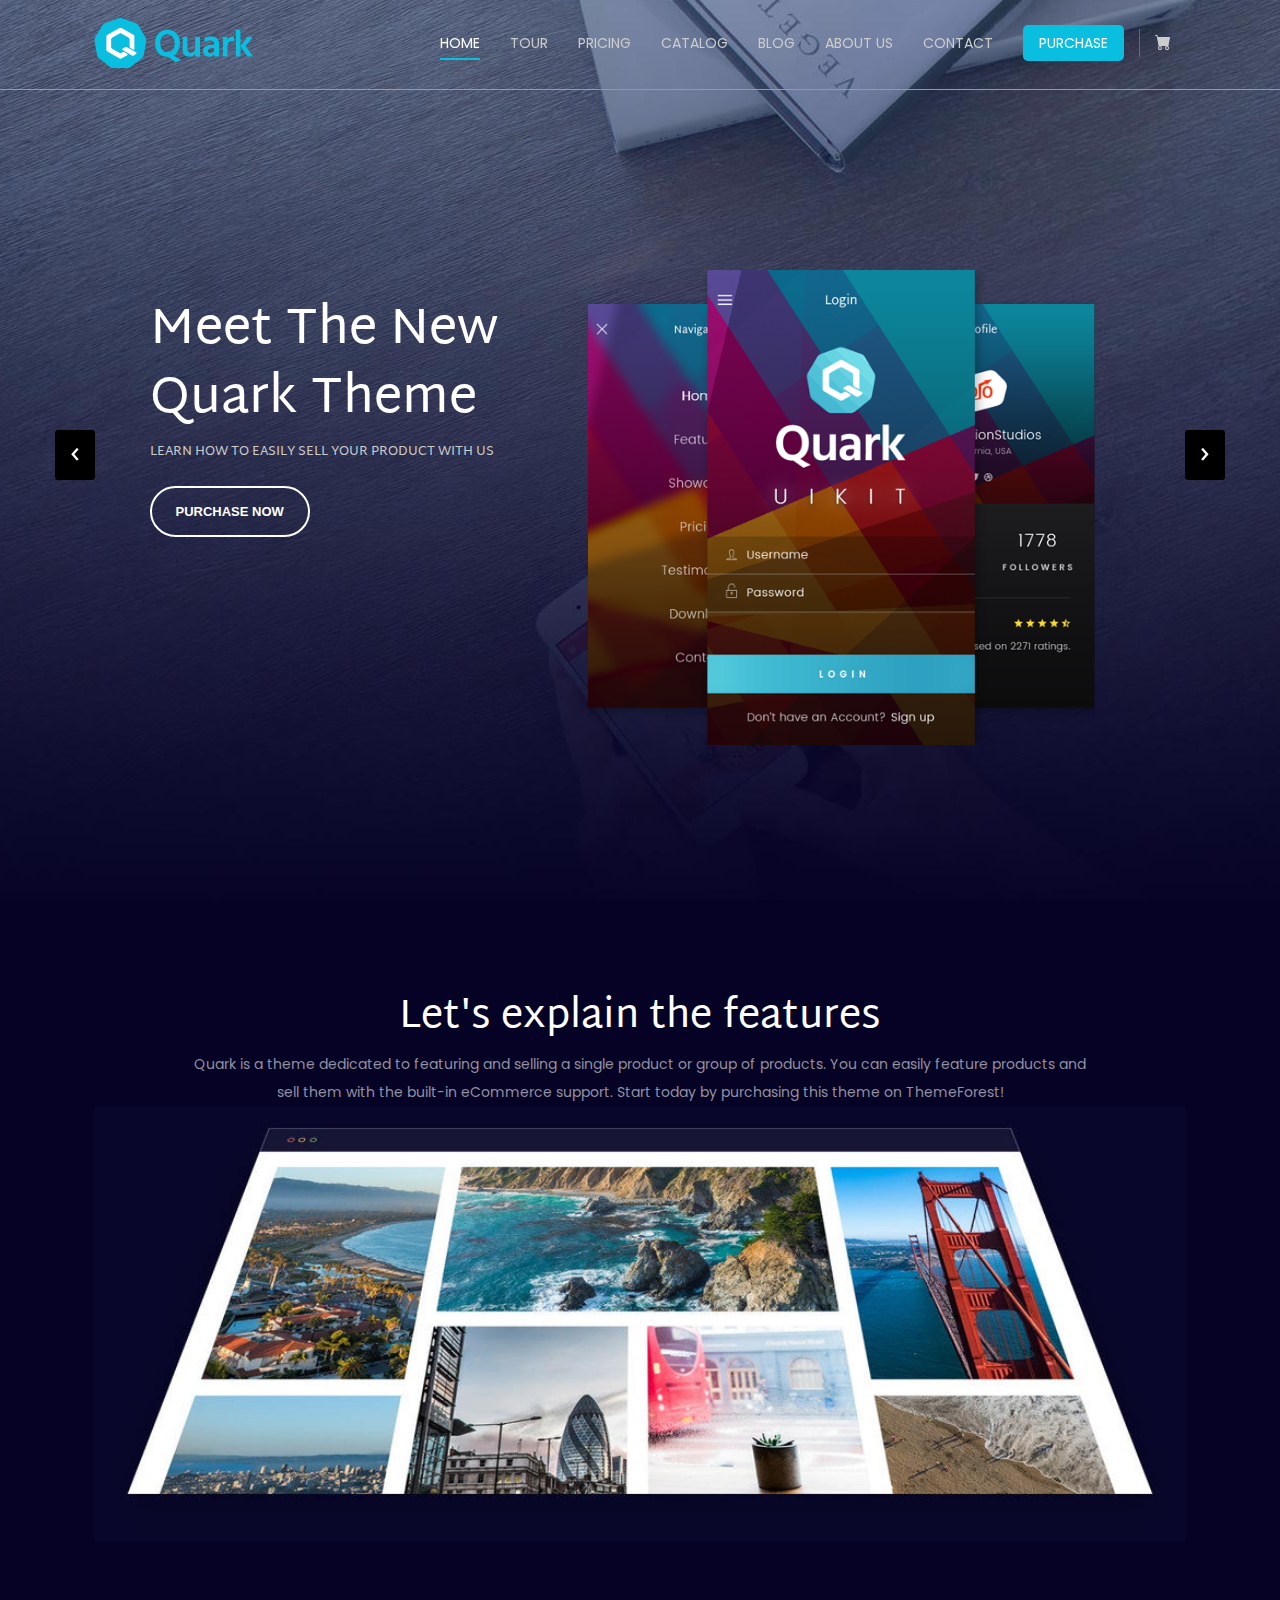
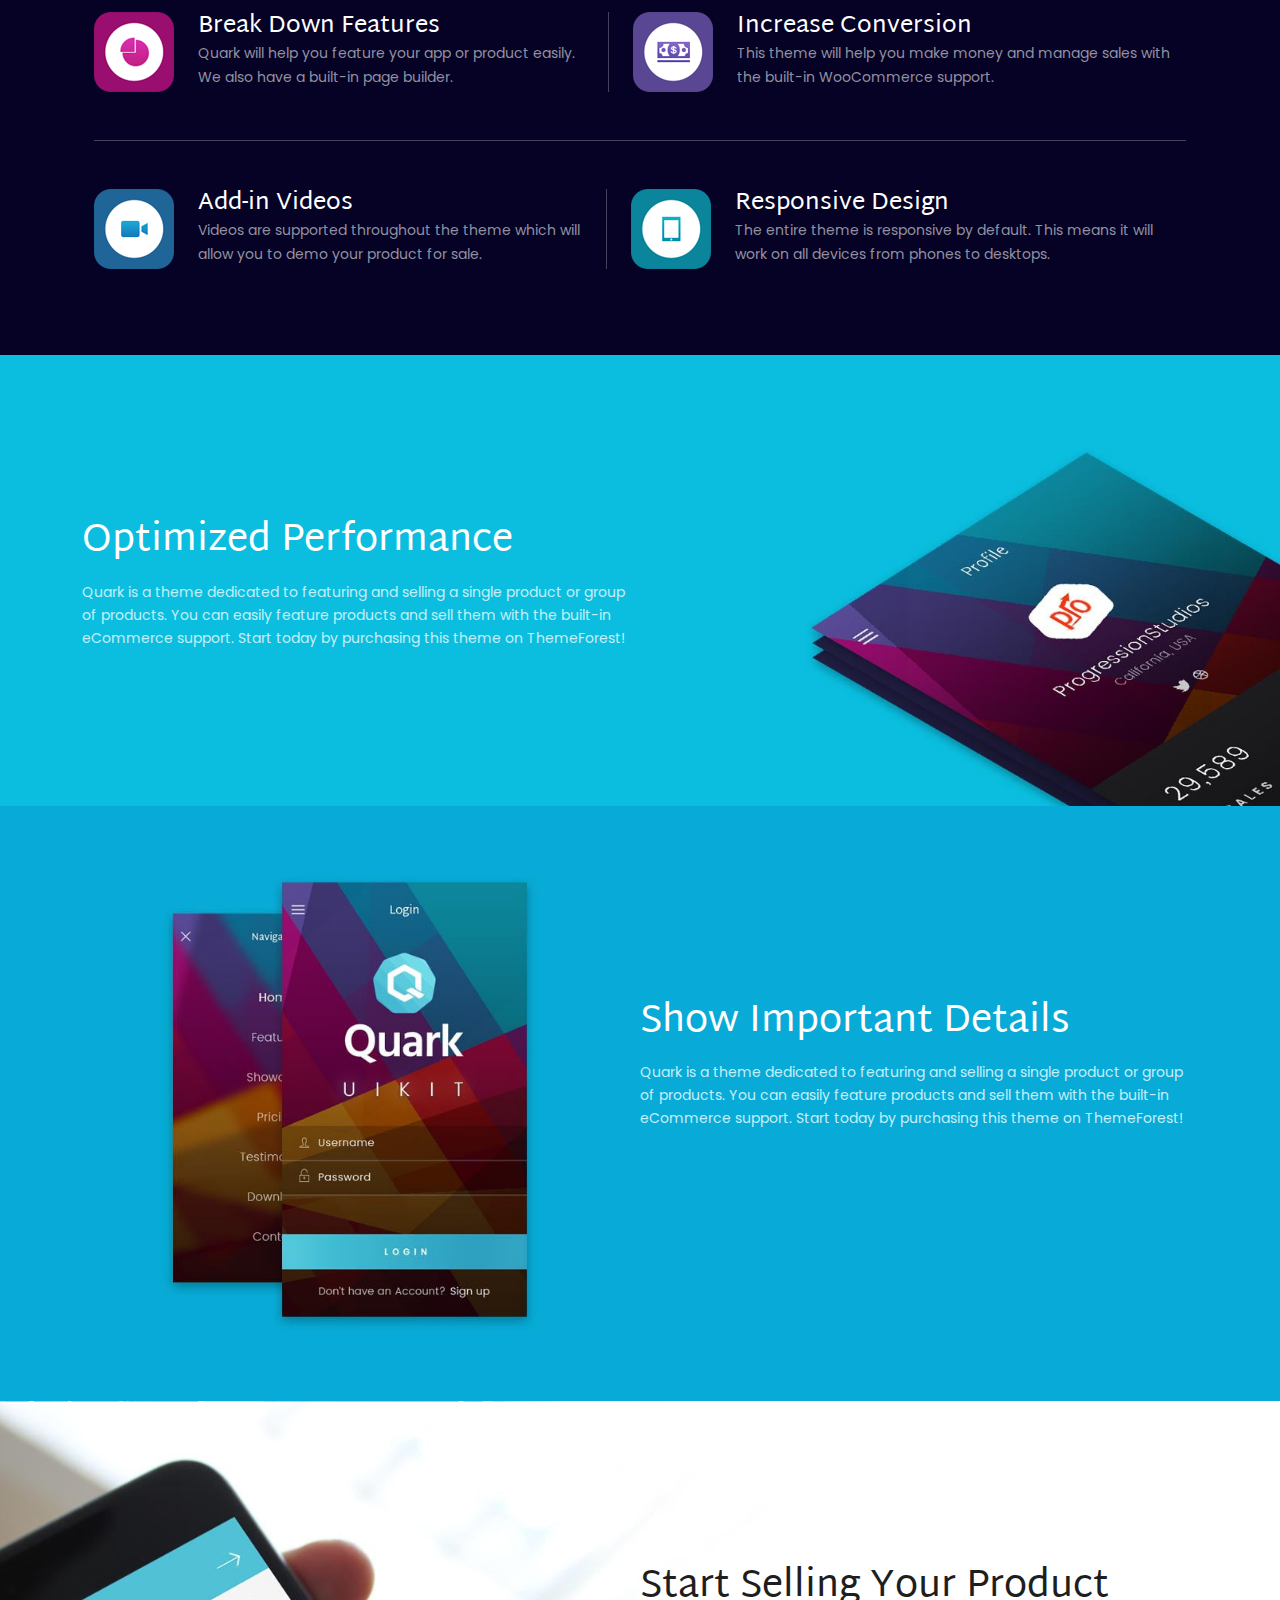
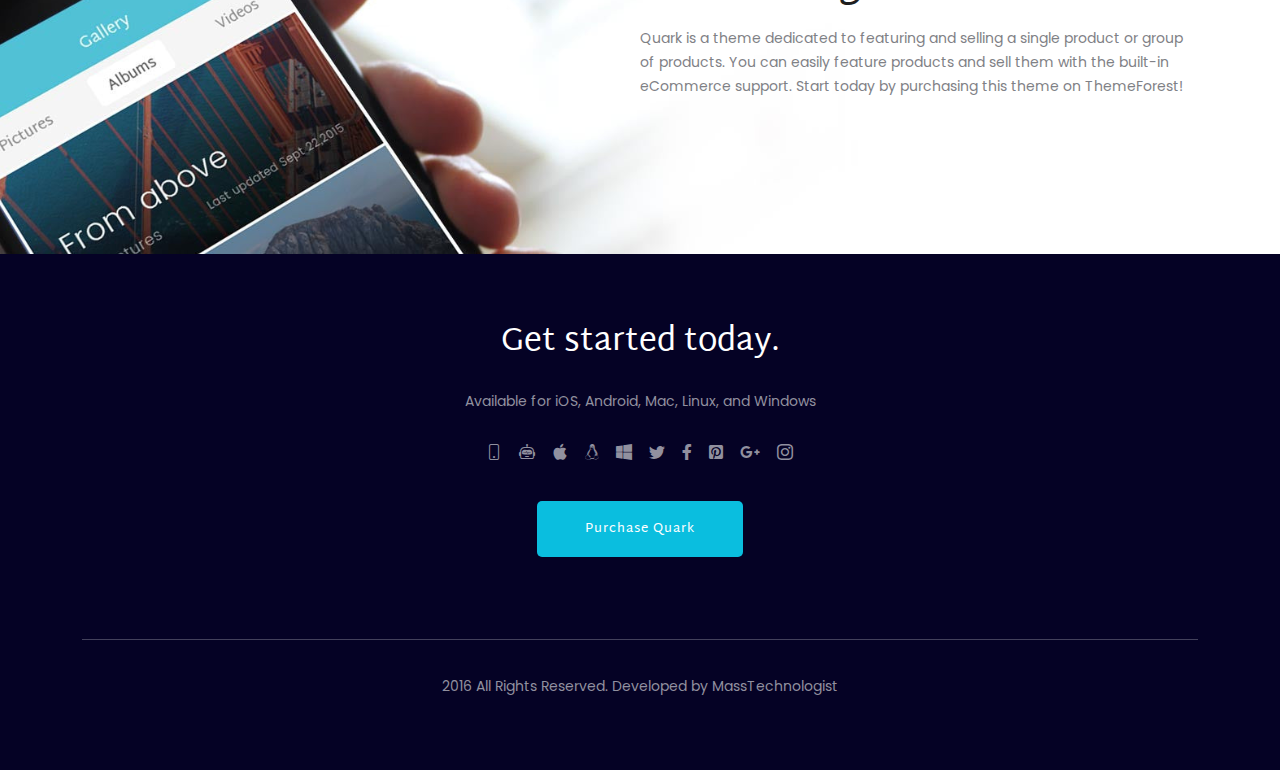
<file: index.html>
<!DOCTYPE html>
<html lang="en">
<head>
     <meta charset="UTF-8">
     <meta http-equiv="X-UA-Compatible" content="IE=edge">
     <meta name="viewport" content="width=device-width, initial-scale=1.0">
     <title>quark</title>

     <!-- favicon icon -->
     <link rel="icon" href="img/favicon.png">

     <!-- Bootstrap -->
     <link rel="stylesheet" href="css/bootstrap.min.css">
     <link rel="stylesheet" href="css/bootstrap-icons.css">

     <!-- Font Awesome -->
     <link rel="stylesheet" href="css/all.min.css">

     <!-- animation -->
     <!-- <link rel="stylesheet" href="css/animate.min.css"> -->
     <link rel="stylesheet" href="css/animate.css">

     
     <!-- owl carousel -->
     <link rel="stylesheet" href="css/owl.carousel.min.css">
     <link rel="stylesheet" href="css/owl.theme.default.min.css">
     
     <!-- stylesheet -->
     <link rel="stylesheet" href="css/style.css">
     <link rel="stylesheet" href="css/responsive.css">
</head>
<body>

     <!-- header -->

     <header class="line" id="Header">
          <div class="container py-3 ">
               <div class="row justify-content-between align-items-center position-relative">
                    <div class="col-xl-2 col-lg-2 col-md-3 col-5" id="logo">
                         <a href="index.html">
                           <img src="img/asset 0.png" alt="">
                         </a>
                    </div>
                    <div class="col-xl-9 col-lg-10 col-auto nav-bar">
                         <ul class="text-uppercase d-flex justify-content-end lap-menu">
                              <li>
                                   <a href="index.html" class="active">home</a>
                              </li>
                              <li>
                                   <a href="tour.html">tour</a>
                              </li>
                              <li>
                                   <a href="pricing.html">pricing</a>
                              </li>
                              <li>
                                   <a href="catalog.html">catalog</a>
                              </li>
                              <li>
                                   <a href="blog.html">blog</a>
                                   <ul class="sub-menu position-absolute m-3 top-100 border-top py-2">
                                        <li><a href="blog.html"> Blog</a></li>
                                        <li><a href="artical.html">Article</a></li>
                                    </ul>
                              </li>
                              <li>
                                   <a href="about-us.html">about us</a>
                              </li>
                              <li>
                                   <a href="contact.html">contact</a>
                              </li>
                              <li>
                                   <a href="index.html" class="nav-btn py-2 px-3">purchase</a>
                              </li>
                                   <div class="vr text-light"></div>
                              <li>
                                   <a href="add-to-cart.html"><i class="bi bi-cart-fill fs-6"></i></a>
                              </li>
                         </ul>

                         <div class="d-xl-none d-lg-none d-flex align-items-center gap-2">
                              <i class="fa-solid fa-bars sidebar p-2 fs-6"></i>
                              <a href="add-to-cart.html"><i class="bi bi-cart-fill fs-6 cart"></i></a>
                         </div>

                         <ul class="text-uppercase tablate-menu position-absolute">
                              <li>
                                   <a href="index.html">home</a>
                              </li>
                              <li>
                                   <a href="tour.html">tour</a>
                              </li>
                              <li>
                                   <a href="pricing.html">pricing</a>
                              </li>
                              <li>
                                   <a href="catalog.html">catalog</a>
                              </li>
                              <li class="align-items-center position-relative tablate-menu-blog">
                                   <a href="blog.html">blog</a><i class="fa-solid fa-angle-right tab-right-icon float-end p-3 position-absolute top-0"></i>
                                   <ul class="tablate-sub-menu border-top">
                                        <li><a href="blog.html"> Blog</a></li>
                                        <li><a href="artical.html">Article</a></li>
                                    </ul>
                              </li>
                              <li>
                                   <a href="about-us.html">about us</a>
                              </li>
                              <li>
                                   <a href="contact.html">contact</a>
                              </li>
                         </ul>
                    </div>    
               </div>
          </div>
     </header>

     <!-- End header -->

     <main>

          <!-- start slider -->

          <section>
               <div class="owl-carousel owl-theme" id="main-banner">
                    <div class="item">
                         <div class="container">
                              <div class="row d-xl-flex d-lg-flex d-md-flex main-banner-txt position-absolute .align-items-md-center justify-content-md-center gap-md-5">
                                   <div class="left-side w-auto wow slideInLeft col-xl-6 col-lg-6 col-md-2" data-wow-delay=".2s" data-wow-offset="10">
                                        <p class="h1 b-title">Meet The New</p>
                                        <span class="h1">Quark </span>
                                        <span class="h1">Theme</span>
                                        <p class="banner-caption py-2">LEARN HOW TO EASILY SELL YOUR PRODUCT WITH US</p>
                                        <div class="mt-4 banner-btn">
                                             <a href="#" class="p-3 px-4 rounded-pill text-uppercase me-3 ">purchase now</a>
                                             <a href="#" class="p-3 px-4 rounded-pill text-uppercase video-btn col-md-block d-none">play video</a>
                                        </div>
                                   </div>
                                   <div class="right-side wow fadeIn col-xl-6 col-lg-6 col-md-5 d-xl-block d-lg-block d-md-block d-none" data-wow-delay=".6s">
                                        <img src="img/asset 1.png" alt="">
                                   </div>
                              </div>
                         </div>
                    </div>
                    <div class="item sec-slide">
                         <div class="container">
                              <div class="row d-xl-flex d-lg-flex d-md-flex main-banner-txt position-absolute .align-items-md-center justify-content-md-center gap-md-5">
                                   <div class="left-side w-auto wow slideInLeft col-xl-6 col-lg-6 col-md-2" data-wow-delay=".2s" data-wow-offset="10">
                                        <p class="h1 b-title">Looks Great on</p>
                                        <span class="h1">any </span>
                                        <span class="h1">device</span>
                                        <p class="banner-caption py-2 h-6">Purchase the responsive Quark theme today!</p>
                                        <div class="mt-4">
                                             <a href="#" class="p-3 px-4 rounded-pill text-uppercase me-3 ">purchase now</a>
                                             <a href="#" class="p-3 px-4 rounded-pill text-uppercase video-btn col-md-block d-none">watch video</a>
                                        </div>
                                   </div>
                                   <div class="right-side wow fadeIn col-xl-6 col-lg-6 col-md-5 d-xl-block d-lg-block d-md-block d-none" data-wow-delay=".6s">
                                        <img src="img/asset 2.png" alt="">
                                   </div>
                              </div>
                         </div>
                    </div>
                    <div class="item third-slide">
                         <div class="container">
                              <div class=" row main-banner-txt position-absolute w-100">
                                   <div class="left-side wow slideInLeft text-center align-items-center col-12" data-wow-delay=".2s" data-wow-offset="10">
                                        <p class="h1 b-title">Easily create a robust </p>
                                        <span class="h1">landing page</span>
                                        <span class="h1">with quark</span>
                                        <p class="banner-caption py-2">LEARN HOW TO EASILY SELL YOUR PRODUCT WITH US</p>
                                        <div class="mt-4">
                                             <a href="#" class="p-3 px-4 rounded-pill text-uppercase me-3 ">take a ture</a>
                                             <a href="#" class="p-3 px-4 rounded-pill text-uppercase video-btn">play video</a>
                                        </div>
                                   </div>
                              </div>
                         </div>
                    </div>
                </div>
          </section>

          <!-- End header -->

          <!-- end slider -->

          <!-- features -->

          <section class="bgBlue feature">
               <div class="container spacer pb-3">
                    <div class="row  text-center justify-content-center">
                         <p class="h1 mt-4 col-10 ">Let's explain the features</p>
                         <p class="feature-cap col-xl-10 col-lg-10">Quark is a theme dedicated to featuring and selling a single product or group of products. You can easily feature products and sell them with the built-in eCommerce support. Start today by purchasing this theme on ThemeForest!</p>
                         <img src="img/asset 3.jpeg" alt="" class="mx-auto d-block img-fluid">
                    </div>
                    <div class="row spacer">
                         <div class="main-features">
                              <div class="first-line d-md-flex mb-5">
                                   <div class="d-flex break-down">
                                        <img src="img/asset 4.png" alt="" class="me-2">
                                        <div class="feature-txt px-3">
                                             <h4>Break Down Features</h4>
                                             <p>Quark will help you feature your app or product easily. We also have a built-in page builder.</p>
                                        </div>
                                   </div>
                                   <hr class="d-xl-none d-lg-none d-md-none d-block">
                                   <div class="vr"></div>
                                   <div class="d-flex ms-md-4 increase-con">
                                        <img src="img/asset 5.png" alt="" class="me-2">
                                        <div class="feature-txt px-3">
                                             <h4>Increase Conversion</h4>
                                             <p>This theme will help you make money and manage sales with the built-in WooCommerce support.</p>
                                        </div>
                                   </div>
                                   <hr class="d-xl-none d-lg-none d-md-none d-block">
                              </div>
                              <hr>
                              <div class="first-line d-md-flex mt-5">
                                   <div class="d-flex add-video">
                                        <img src="img/asset 6.png" alt="" class="me-2">
                                        <div class="feature-txt px-3">
                                             <h4>Add-in Videos</h4>
                                             <p>Videos are supported throughout the theme which will allow you to demo your product for sale.</p>
                                        </div>
                                   </div>
                                   <hr class="d-xl-none d-lg-none d-md-none d-block">
                                   <div class="vr h-10"></div>
                                   <div class="d-flex ms-md-4 res-design">
                                        <img src="img/asset 7.png" alt="" class="me-2">
                                        <div class="feature-txt px-3">
                                             <h4>Responsive Design</h4>
                                             <p>The entire theme is responsive by default. This means it will work on all devices from phones to desktops.</p>
                                        </div>
                                   </div>
                                   <!-- <hr class="d-xl-none d-lg-none d-md-none d-block"> -->
                              </div>
                         </div>
                    </div>
               </div>
          </section>
          <!-- end features -->

          <!-- Optimized Performance -->

          <section class="performance">
               <div class="container spacer">
                    <div class="w-50 spacer">
                         <h2 class="mt-4">Optimized Performance</h2>
                         <p class="py-3">Quark is a theme dedicated to featuring and selling a single product or group of products. You can easily feature products and sell them with the built-in eCommerce support. Start today by purchasing this theme on ThemeForest!</p>
                    </div>
               </div>
          </section>

          <!-- End Optimized Performance -->

          <!-- Show Important Details -->

          <section class="details">
              <div class="container spacer">
                    <div class="d-md-flex">
                         <div class="detail-img w-50">
                              <img src="img/asset 8.jpeg" alt="">
                         </div>
                         <div class="w-50 spacer details-txt">
                              <h2 class="mt-4">Show Important Details</h2>
                              <p class="py-3">Quark is a theme dedicated to featuring and selling a single product or group of products. You can easily feature products and sell them with the built-in eCommerce support. Start today by purchasing this theme on ThemeForest!</p>
                         </div>
                    </div>
              </div>
          </section>

          <!-- End Important Details -->

          <!-- Start Selling Your Product -->

          <section class="sel-product">
               <div class="container spacer">
                    <div class="w-50 spacer ms-md-auto">
                         <h2 class="mt-4">Start Selling Your Product</h2>
                         <p class="py-3">Quark is a theme dedicated to featuring and selling a single product or group of products. You can easily feature products and sell them with the built-in eCommerce support. Start today by purchasing this theme on ThemeForest!</p>
                    </div>
               </div>
          </section>

          <!-- End Selling Your Product -->

     </main>

      <!-- Footer -->

      <footer>
          <section class="bgBlue site-footer">
               <div class="container spacer text-center">
                    <h2>Get started today.</h2>
                    <p class="pt-4 pb-4">Available for iOS, Android, Mac, Linux, and Windows</p>
                    <ul class="social-icon d-flex justify-content-center">
                         <li><a href="#" class="px-2 fs-6"><i class="bi bi-phone"></i></a></li>
                         <li><a href="#" class="px-2 fs-6"><i class="bi bi-robot"></i></a></li>
                         <li><a href="#" class="px-2 fs-6"><i class="bi bi-apple"></i></a></li>
                         <li><a href="#" class="px-2 fs-6"><i class="fa-brands fa-linux"></i></a></li>
                         <li><a href="#" class="px-2 fs-6"><i class="bi bi-windows"></i></a></li>
                         <li><a href="#" class="px-2 fs-6"><i class="bi bi-twitter"></i></a></li>
                         <li><a href="#" class="px-2 fs-6"><i class="fa-brands fa-facebook-f"></i></a></li>
                         <li><a href="#" class="px-2 fs-6"><i class="fa-brands fa-square-pinterest"></i></a></li>
                         <li><a href="#" class="px-2 fs-6"><i class="fa-brands fa-google-plus-g"></i></a></li>
                         <li><a href="#" class="px-2 fs-6"><i class="bi bi-instagram"></i></a></li>
                    </ul>
                    <div class="mt-5">
                         <a href="#" class="nav-btn py-3 px-5">Purchase Quark</a>
                    </div>
                    <hr class="mt-5">
                    <div class="copyright pt-3">
                         <p>2016 All Rights Reserved. Developed by MassTechnologist</p>
                    </div>
               </div>
          </section>
     </footer>

     <!-- End Footer -->
     
     <script src="js/jquery-3.6.3.min.js"></script>
     <!-- Bootstrap -->
     <script src="js/bootstrap.bundle.min.js"></script>
     <script src="js/owl.carousel.min.js"></script>
     <script src="js/wow.min.js"></script>
     <script src="js/script.js "></script>

</body>
</html>
</file>
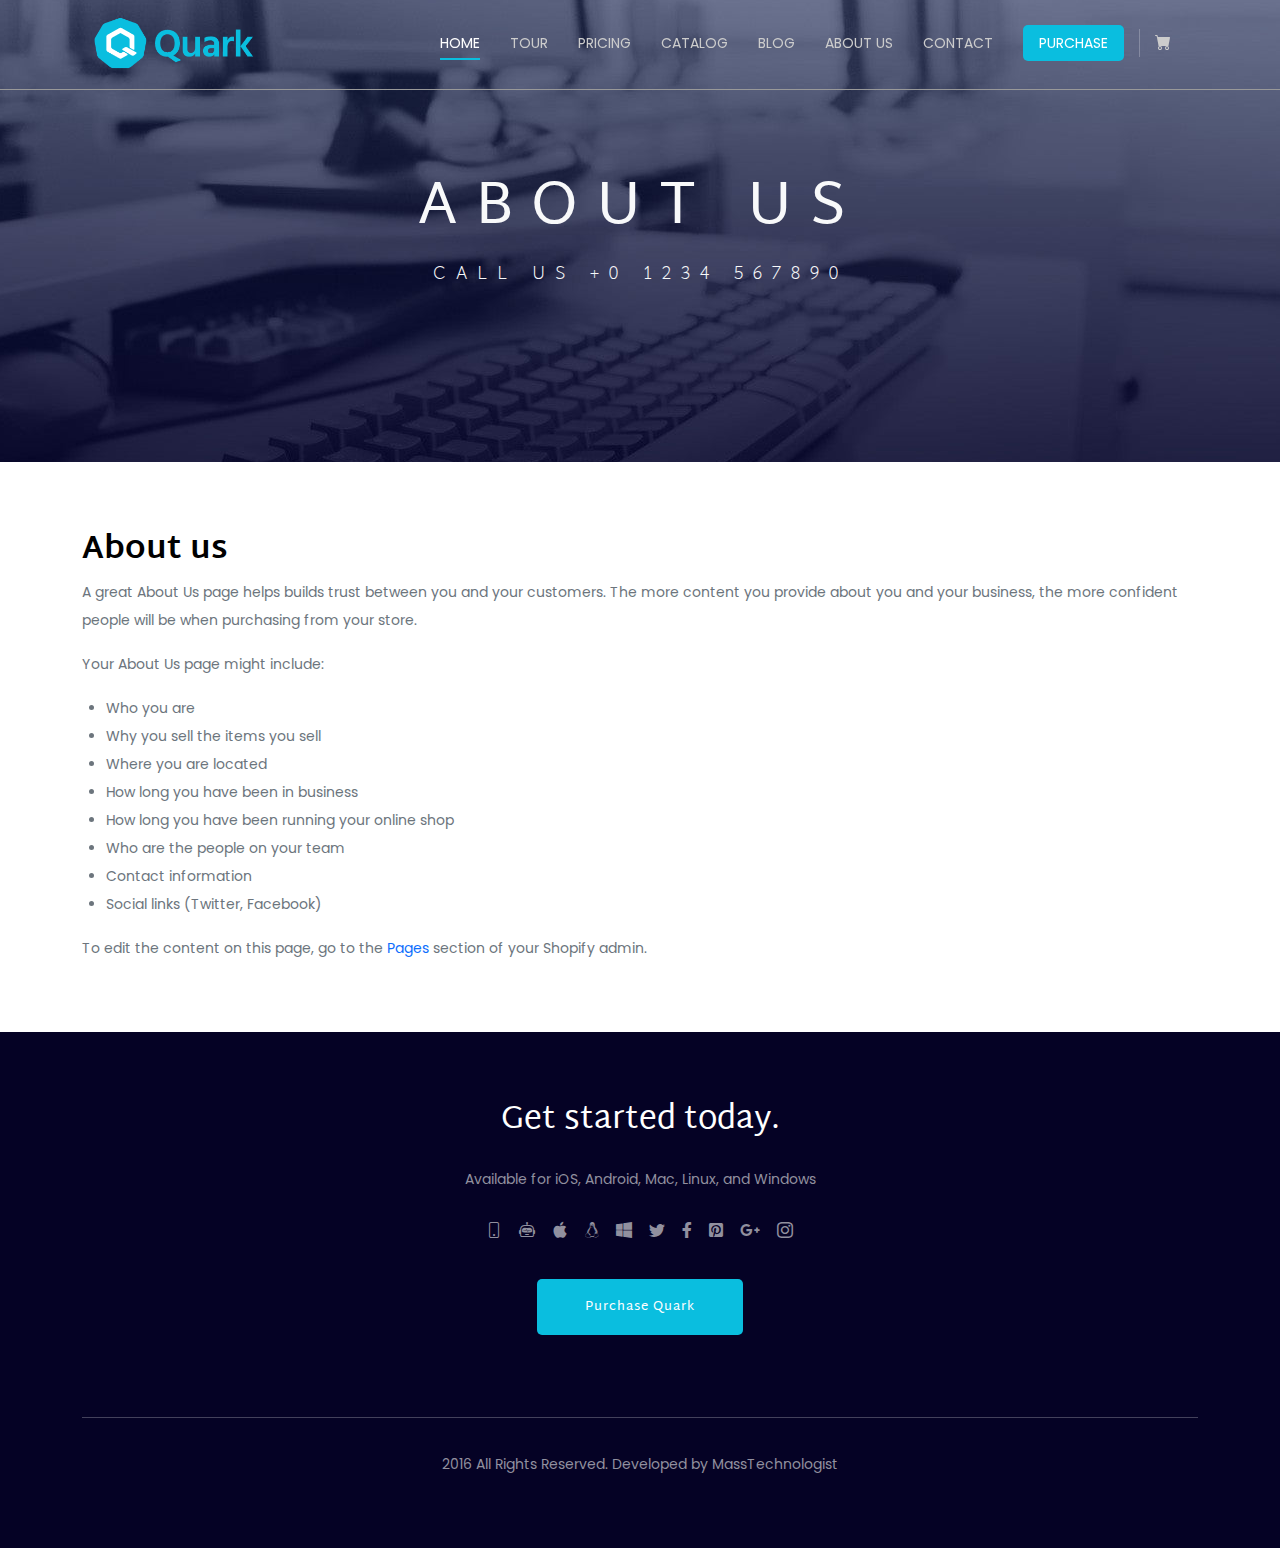
<file: about-us.html>
<!DOCTYPE html>
<html lang="en">
<head>
     <meta charset="UTF-8">
     <meta http-equiv="X-UA-Compatible" content="IE=edge">
     <meta name="viewport" content="width=device-width, initial-scale=1.0">
     <title>About us - quark</title>

     <!-- favicon icon -->
     <link rel="icon" href="img/favicon.png">

     <!-- Bootstrap -->
     <link rel="stylesheet" href="css/bootstrap.min.css">
     <link rel="stylesheet" href="css/bootstrap-icons.css">

     <!-- Font Awesome -->
     <link rel="stylesheet" href="css/all.min.css">
     
     <!-- stylesheet -->
     <link rel="stylesheet" href="css/style.css">
     <link rel="stylesheet" href="css/responsive.css">

</head>
<body>

      <!-- header -->

      <header class="line" id="Header">
          <div class="container py-3 ">
               <div class="row justify-content-between align-items-center position-relative">
                    <div class="col-xl-2 col-lg-2 col-md-3 col-5" id="logo">
                         <a href="index.html">
                           <img src="img/asset 0.png" alt="">
                         </a>
                    </div>
                    <div class="col-xl-9 col-lg-10 col-auto nav-bar">
                         <ul class="text-uppercase d-flex justify-content-end lap-menu">
                              <li>
                                   <a href="index.html" class="active">home</a>
                              </li>
                              <li>
                                   <a href="tour.html">tour</a>
                              </li>
                              <li>
                                   <a href="pricing.html">pricing</a>
                              </li>
                              <li>
                                   <a href="catalog.html">catalog</a>
                              </li>
                              <li>
                                   <a href="blog.html">blog</a>
                                   <ul class="sub-menu position-absolute m-3 top-100 border-top py-2">
                                        <li><a href="blog.html"> Blog</a></li>
                                        <li><a href="artical.html">Article</a></li>
                                    </ul>
                              </li>
                              <li>
                                   <a href="about-us.html">about us</a>
                              </li>
                              <li>
                                   <a href="contact.html">contact</a>
                              </li>
                              <li>
                                   <a href="index.html" class="nav-btn py-2 px-3">purchase</a>
                              </li>
                                   <div class="vr text-light"></div>
                              <li>
                                   <a href="add-to-cart.html"><i class="bi bi-cart-fill fs-6"></i></a>
                              </li>
                         </ul>

                         <div class="d-xl-none d-lg-none d-flex align-items-center gap-2">
                              <i class="fa-solid fa-bars sidebar p-2 fs-6"></i>
                              <a href="add-to-cart.html"><i class="bi bi-cart-fill fs-6 cart"></i></a>
                         </div>

                         <ul class="text-uppercase tablate-menu position-absolute">
                              <li>
                                   <a href="index.html">home</a>
                              </li>
                              <li>
                                   <a href="tour.html">tour</a>
                              </li>
                              <li>
                                   <a href="pricing.html">pricing</a>
                              </li>
                              <li>
                                   <a href="catalog.html">catalog</a>
                              </li>
                              <li class="align-items-center position-relative tablate-menu-blog">
                                   <a href="blog.html">blog</a><i class="fa-solid fa-angle-right tab-right-icon float-end p-3 top-0 position-absolute"></i>
                                   <ul class="tablate-sub-menu border-top">
                                        <li><a href="blog.html"> Blog</a></li>
                                        <li><a href="artical.html">Article</a></li>
                                    </ul>
                              </li>
                              <li>
                                   <a href="about-us.html">about us</a>
                              </li>
                              <li>
                                   <a href="contact.html">contact</a>
                              </li>
                         </ul>
                    </div>    
               </div>
          </div>
     </header>

     <!-- End header -->

     <main>

          <!-- banner -->

          <section class="pricing-banner text-light">
               <div class="text-center">
                    <h2 class="">ABOUT US</h2>
                    <p class="fw-lighter pt-3">CALL US +0 1234 567890</p>
               </div>
          </section>

          <!-- End banner -->

          <!-- About us -->

          <section class="about-us bgWhite text-secondary">
               <div class="container spacer">
                    <div class="main-about-us">
                         <h2 class="fw-bold mb-2 text-black">About us</h2>
                         <p class="mb-3">A great About Us page helps builds trust between you and your customers. The more content you provide about you and your business, the more confident people will be when purchasing from your store.</p>
                         <p class="mb-3">Your About Us page might include:</p>
                         <ul  class="ps-4">
                              <li>Who you are</li>
                              <li>Why you sell the items you sell</li>
                              <li>Where you are located</li>
                              <li>How long you have been in business</li>
                              <li>How long you have been running your online shop</li>
                              <li>Who are the people on your team</li>
                              <li>Contact information</li>
                              <li>Social links (Twitter, Facebook)</li>
                         </ul>
                         <p class="mt-3">To edit the content on this page, go to the <a href="#"> Pages</a> section of your Shopify admin.</p>
                    </div>
               </div>
          </section>

          <!-- End About us -->

     </main>

     <!-- Footer -->

     <footer>
          <section class="bgBlue site-footer">
               <div class="container spacer text-center">
                    <h2>Get started today.</h2>
                    <p class="pt-4 pb-4">Available for iOS, Android, Mac, Linux, and Windows</p>
                    <ul class="social-icon d-flex justify-content-center">
                         <li><a href="#" class="px-2 fs-6"><i class="bi bi-phone"></i></a></li>
                         <li><a href="#" class="px-2 fs-6"><i class="bi bi-robot"></i></a></li>
                         <li><a href="#" class="px-2 fs-6"><i class="bi bi-apple"></i></a></li>
                         <li><a href="#" class="px-2 fs-6"><i class="fa-brands fa-linux"></i></a></li>
                         <li><a href="#" class="px-2 fs-6"><i class="bi bi-windows"></i></a></li>
                         <li><a href="#" class="px-2 fs-6"><i class="bi bi-twitter"></i></a></li>
                         <li><a href="#" class="px-2 fs-6"><i class="fa-brands fa-facebook-f"></i></a></li>
                         <li><a href="#" class="px-2 fs-6"><i class="fa-brands fa-square-pinterest"></i></a></li>
                         <li><a href="#" class="px-2 fs-6"><i class="fa-brands fa-google-plus-g"></i></a></li>
                         <li><a href="#" class="px-2 fs-6"><i class="bi bi-instagram"></i></a></li>
                    </ul>
                    <div class="mt-5">
                         <a href="#" class="nav-btn py-3 px-5">Purchase Quark</a>
                    </div>
                    <hr class="mt-5">
                    <div class="copyright pt-3">
                         <p>2016 All Rights Reserved. Developed by MassTechnologist</p>
                    </div>
               </div>
          </section>
     </footer> 

     <!--  End Footer -->

     <script src="js/jquery-3.6.3.min.js"></script>
     <script src="js/script.js "></script>
     
</body>
</html>
</file>
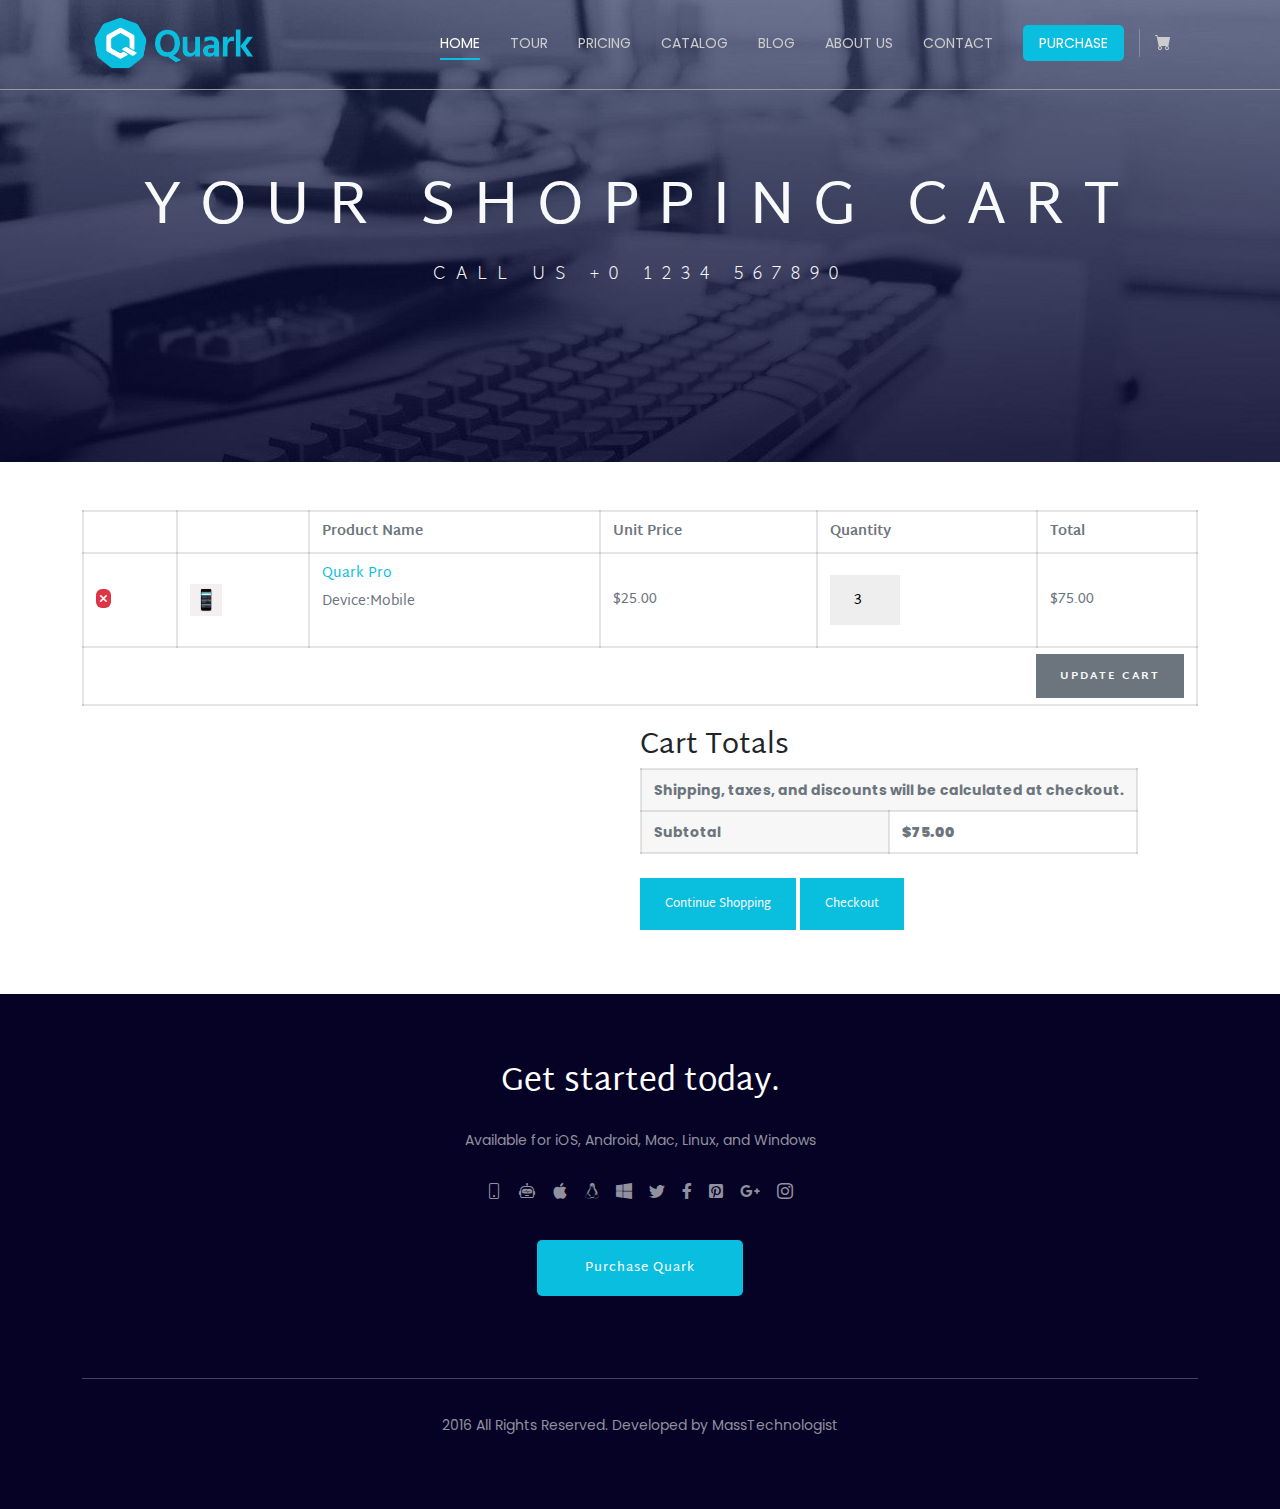
<file: add-to-cart.html>
<!DOCTYPE html>
<html lang="en">
<head>
     <meta charset="UTF-8">
     <meta http-equiv="X-UA-Compatible" content="IE=edge">
     <meta name="viewport" content="width=device-width, initial-scale=1.0">
     <title>Your Shopping Cart - quark</title>

     <!-- favicon icon -->
     <link rel="icon" href="img/favicon.png">

     <!-- Bootstrap -->
     <link rel="stylesheet" href="css/bootstrap.min.css">
     <link rel="stylesheet" href="css/bootstrap-icons.css">

     <!-- Font Awesome -->
     <link rel="stylesheet" href="css/all.min.css">
     
     <!-- stylesheet -->
     <link rel="stylesheet" href="css/style.css">
     <link rel="stylesheet" href="css/responsive.css">

</head>
<body>
     
     <!-- header -->

     <header class="line" id="Header">
          <div class="container py-3 ">
               <div class="row justify-content-between align-items-center position-relative">
                    <div class="col-xl-2 col-lg-2 col-md-3 col-5" id="logo">
                         <a href="index.html">
                           <img src="img/asset 0.png" alt="">
                         </a>
                    </div>
                    <div class="col-xl-9 col-lg-10 col-auto nav-bar">
                         <ul class="text-uppercase d-flex justify-content-end lap-menu">
                              <li>
                                   <a href="index.html" class="active">home</a>
                              </li>
                              <li>
                                   <a href="tour.html">tour</a>
                              </li>
                              <li>
                                   <a href="pricing.html">pricing</a>
                              </li>
                              <li>
                                   <a href="catalog.html">catalog</a>
                              </li>
                              <li>
                                   <a href="blog.html">blog</a>
                                   <ul class="sub-menu position-absolute m-3 top-100 border-top py-2">
                                        <li><a href="blog.html"> Blog</a></li>
                                        <li><a href="artical.html">Article</a></li>
                                    </ul>
                              </li>
                              <li>
                                   <a href="about-us.html">about us</a>
                              </li>
                              <li>
                                   <a href="contact.html">contact</a>
                              </li>
                              <li>
                                   <a href="index.html" class="nav-btn py-2 px-3">purchase</a>
                              </li>
                                   <div class="vr text-light"></div>
                              <li>
                                   <a href="add-to-cart.html"><i class="bi bi-cart-fill fs-6"></i></a>
                              </li>
                         </ul>

                         <div class="d-xl-none d-lg-none d-flex align-items-center gap-2">
                              <i class="fa-solid fa-bars sidebar p-2 fs-6"></i>
                              <a href="add-to-cart.html"><i class="bi bi-cart-fill fs-6 cart"></i></a>
                         </div>

                         <ul class="text-uppercase tablate-menu position-absolute">
                              <li>
                                   <a href="index.html">home</a>
                              </li>
                              <li>
                                   <a href="tour.html">tour</a>
                              </li>
                              <li>
                                   <a href="pricing.html">pricing</a>
                              </li>
                              <li>
                                   <a href="catalog.html">catalog</a>
                              </li>
                              <li class="align-items-center position-relative tablate-menu-blog">
                                   <a href="blog.html">blog</a><i class="fa-solid fa-angle-right tab-right-icon float-end p-3 top-0 position-absolute"></i>
                                   <ul class="tablate-sub-menu border-top">
                                        <li><a href="blog.html"> Blog</a></li>
                                        <li><a href="artical.html">Article</a></li>
                                    </ul>
                              </li>
                              <li>
                                   <a href="about-us.html">about us</a>
                              </li>
                              <li>
                                   <a href="contact.html">contact</a>
                              </li>
                         </ul>
                    </div>    
               </div>
          </div>
     </header>

     <!-- End header -->
     
     <main>

          <!-- banner -->

          <section class="pricing-banner text-light">
               <div class="text-center">
                    <h2 class="">YOUR SHOPPING CART</h2>
                    <p class="fw-lighter pt-3">CALL US +0 1234 567890</p>
               </div>
          </section>

          <!-- End banner -->

          <!-- form of table -->

          <section class="main-form bgWhite">
               <div class="container pt-5 pb-5">
                    <form action="">
                         <table class="main-table border border-2 w-100">
                              <thead>
                                   <tr class="text-secondary">
                                        <th class="mob-dev-th"></th>
                                        <th class="mob-dev-th"></th>
                                        <th>Product Name</th>
                                        <th>Unit Price</th>
                                        <th>Quantity</th>
                                        <th>Total</th>
                                   </tr>
                              </thead>
                              <tbody>
                                   <tr>
                                        <td class="mob-dev-td">
                                             <a href="#"><i class="fa-solid fa-xmark text-white bg-danger p-1 rounded"></i></a>
                                        </td>
                                        <td class="mob-dev-td">
                                             <a href="#">
                                                  <img src="img/iphone1_large.jpg" alt="" class="">
                                             </a>
                                        </td>
                                        <td>
                                             <a href="#" class="pro-title">Quark Pro</a>
                                             <dl class="d-flex text-secondary">
                                                  <dt class="fw-normal">Device:</dt>
                                                  <dd class=""><p>Mobile</p></dd>
                                             </dl>
                                        </td>
                                        <td>
                                             <span class="text-secondary">$25.00</span>
                                        </td>
                                        <td>
                                             <input type="number" name="num" id="" class="border-0 ps-4 numbers" value="3">
                                        </td>
                                        <td>
                                             <span class="text-secondary">$75.00</span>
                                        </td>
                                   </tr>
                                   <tr>
                                        <td colspan="6" class="text-end">
                                             <input type="submit" value="UPDATE CART" class="bg-secondary border-0 update text-light fw-bold py-2 px-4">
                                        </td>
                                   </tr>
                              </tbody>
                         </table>
                    </form>
                    <div class="cart-total pt-4 w-50 ms-md-auto">
                         <h3 class="pb-1">Cart Totals</h3>
                         <table class="text-secondary border border-2 fw-bolder">
                              <tbody>
                                   <tr class="">
                                        <th colspan="2">Shipping, taxes, and discounts will be calculated at checkout.</th>
                                   </tr>
                                   <tr>
                                        <th class="w-50">Subtotal</th>
                                        <td>
                                             <strong>$75.00</strong>
                                        </td>
                                   </tr>
                              </tbody>
                         </table>
                         <div class="pt-4 total-btns pb-3">
                              <a href="#" class="btn text-light rounded-0 py-3 px-4 text-capitalize">Continue Shopping</a>
                              <a href="#" class="btn text-light rounded-0 py-3 px-4 text-capitalize">Checkout</a>
                         </div>
                    </div>
               </div>
          </section>

          <!-- End form of table -->

     </main>

          <!-- Footer -->

          <footer>
               <section class="bgBlue site-footer">
                    <div class="container spacer text-center">
                         <h2>Get started today.</h2>
                         <p class="pt-4 pb-4">Available for iOS, Android, Mac, Linux, and Windows</p>
                         <ul class="social-icon d-flex justify-content-center">
                              <li><a href="#" class="px-2 fs-6"><i class="bi bi-phone"></i></a></li>
                              <li><a href="#" class="px-2 fs-6"><i class="bi bi-robot"></i></a></li>
                              <li><a href="#" class="px-2 fs-6"><i class="bi bi-apple"></i></a></li>
                              <li><a href="#" class="px-2 fs-6"><i class="fa-brands fa-linux"></i></a></li>
                              <li><a href="#" class="px-2 fs-6"><i class="bi bi-windows"></i></a></li>
                              <li><a href="#" class="px-2 fs-6"><i class="bi bi-twitter"></i></a></li>
                              <li><a href="#" class="px-2 fs-6"><i class="fa-brands fa-facebook-f"></i></a></li>
                              <li><a href="#" class="px-2 fs-6"><i class="fa-brands fa-square-pinterest"></i></a></li>
                              <li><a href="#" class="px-2 fs-6"><i class="fa-brands fa-google-plus-g"></i></a></li>
                              <li><a href="#" class="px-2 fs-6"><i class="bi bi-instagram"></i></a></li>
                         </ul>
                         <div class="mt-5">
                              <a href="#" class="nav-btn py-3 px-5">Purchase Quark</a>
                         </div>
                         <hr class="mt-5">
                         <div class="copyright pt-3">
                              <p>2016 All Rights Reserved. Developed by MassTechnologist</p>
                         </div>
                    </div>
               </section>
          </footer> 
     
          <!--  End Footer -->

          <script src="js/jquery-3.6.3.min.js"></script>
          <!-- Bootstrap -->
          <script src="js/bootstrap.bundle.min.js"></script>
          <script src="js/owl.carousel.min.js"></script>
          <script src="js/wow.min.js"></script>
          <script src="js/script.js "></script>
</body>
</html>
</file>
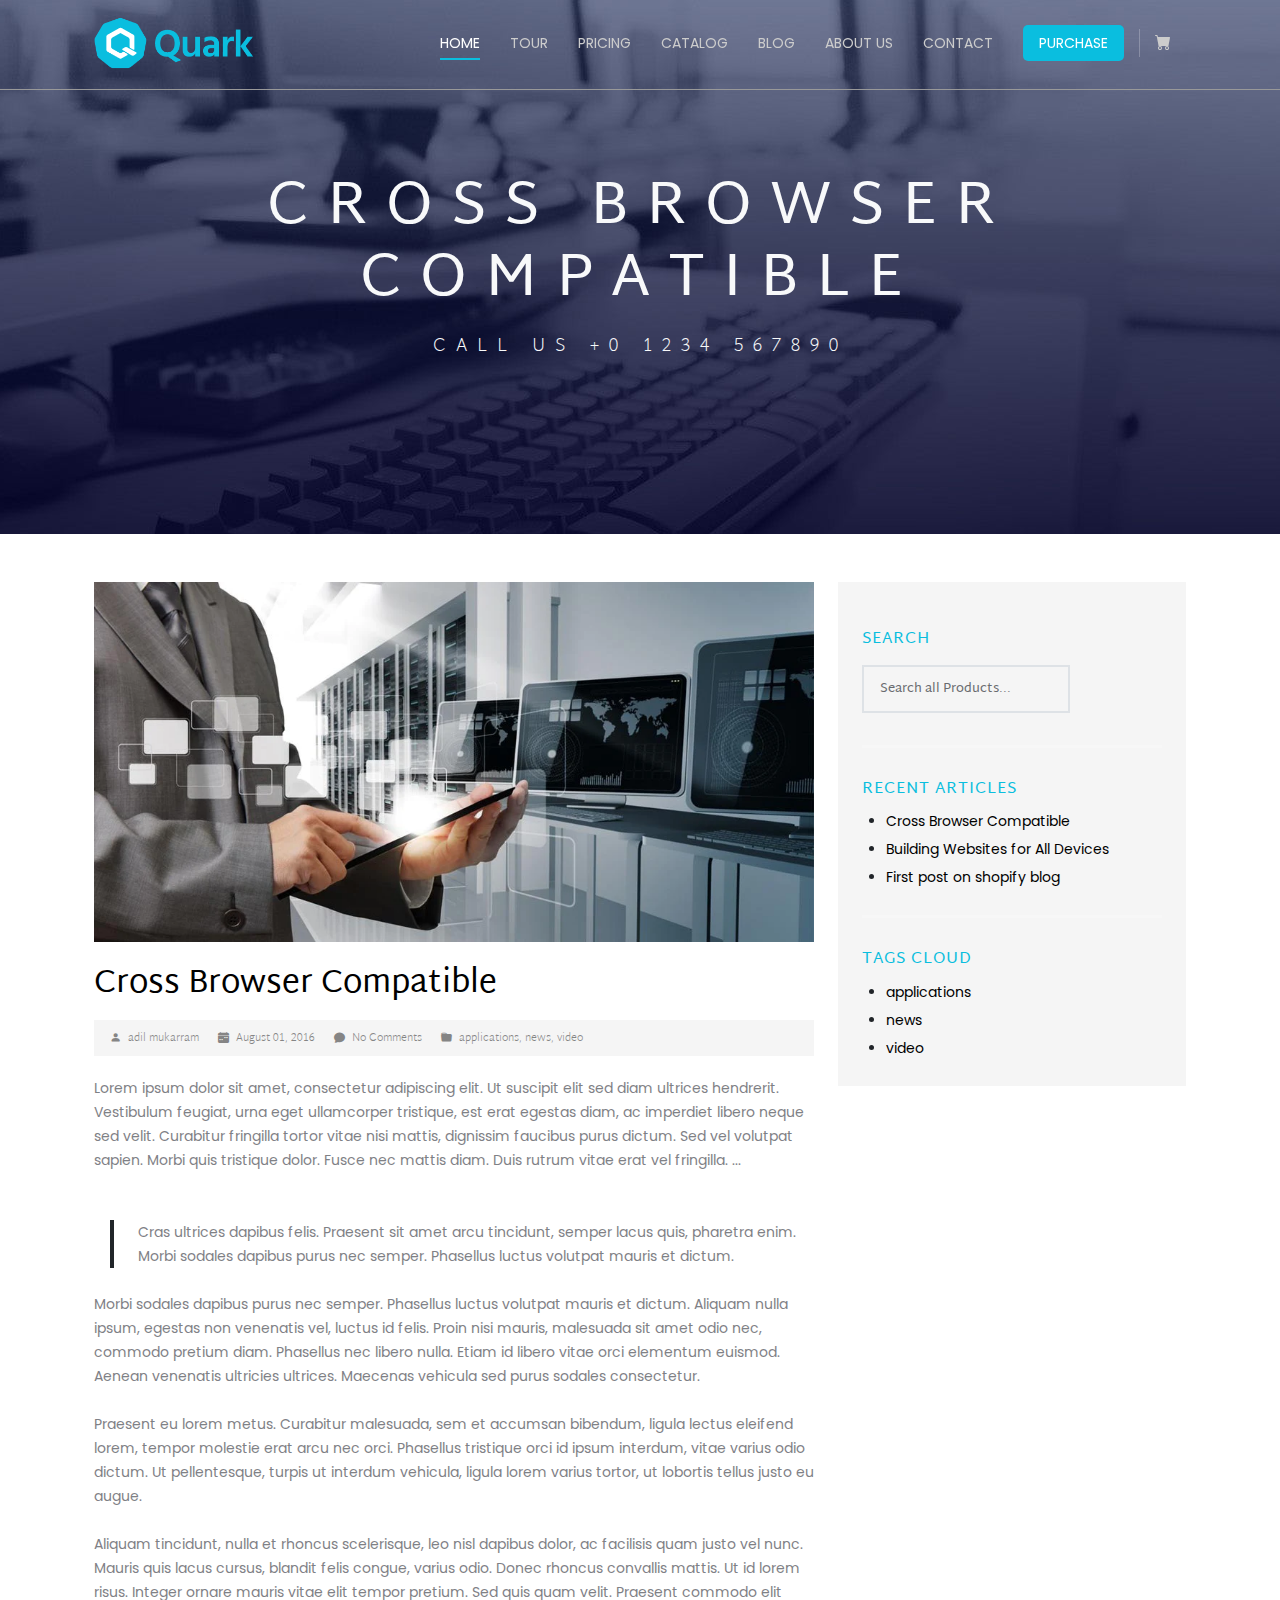
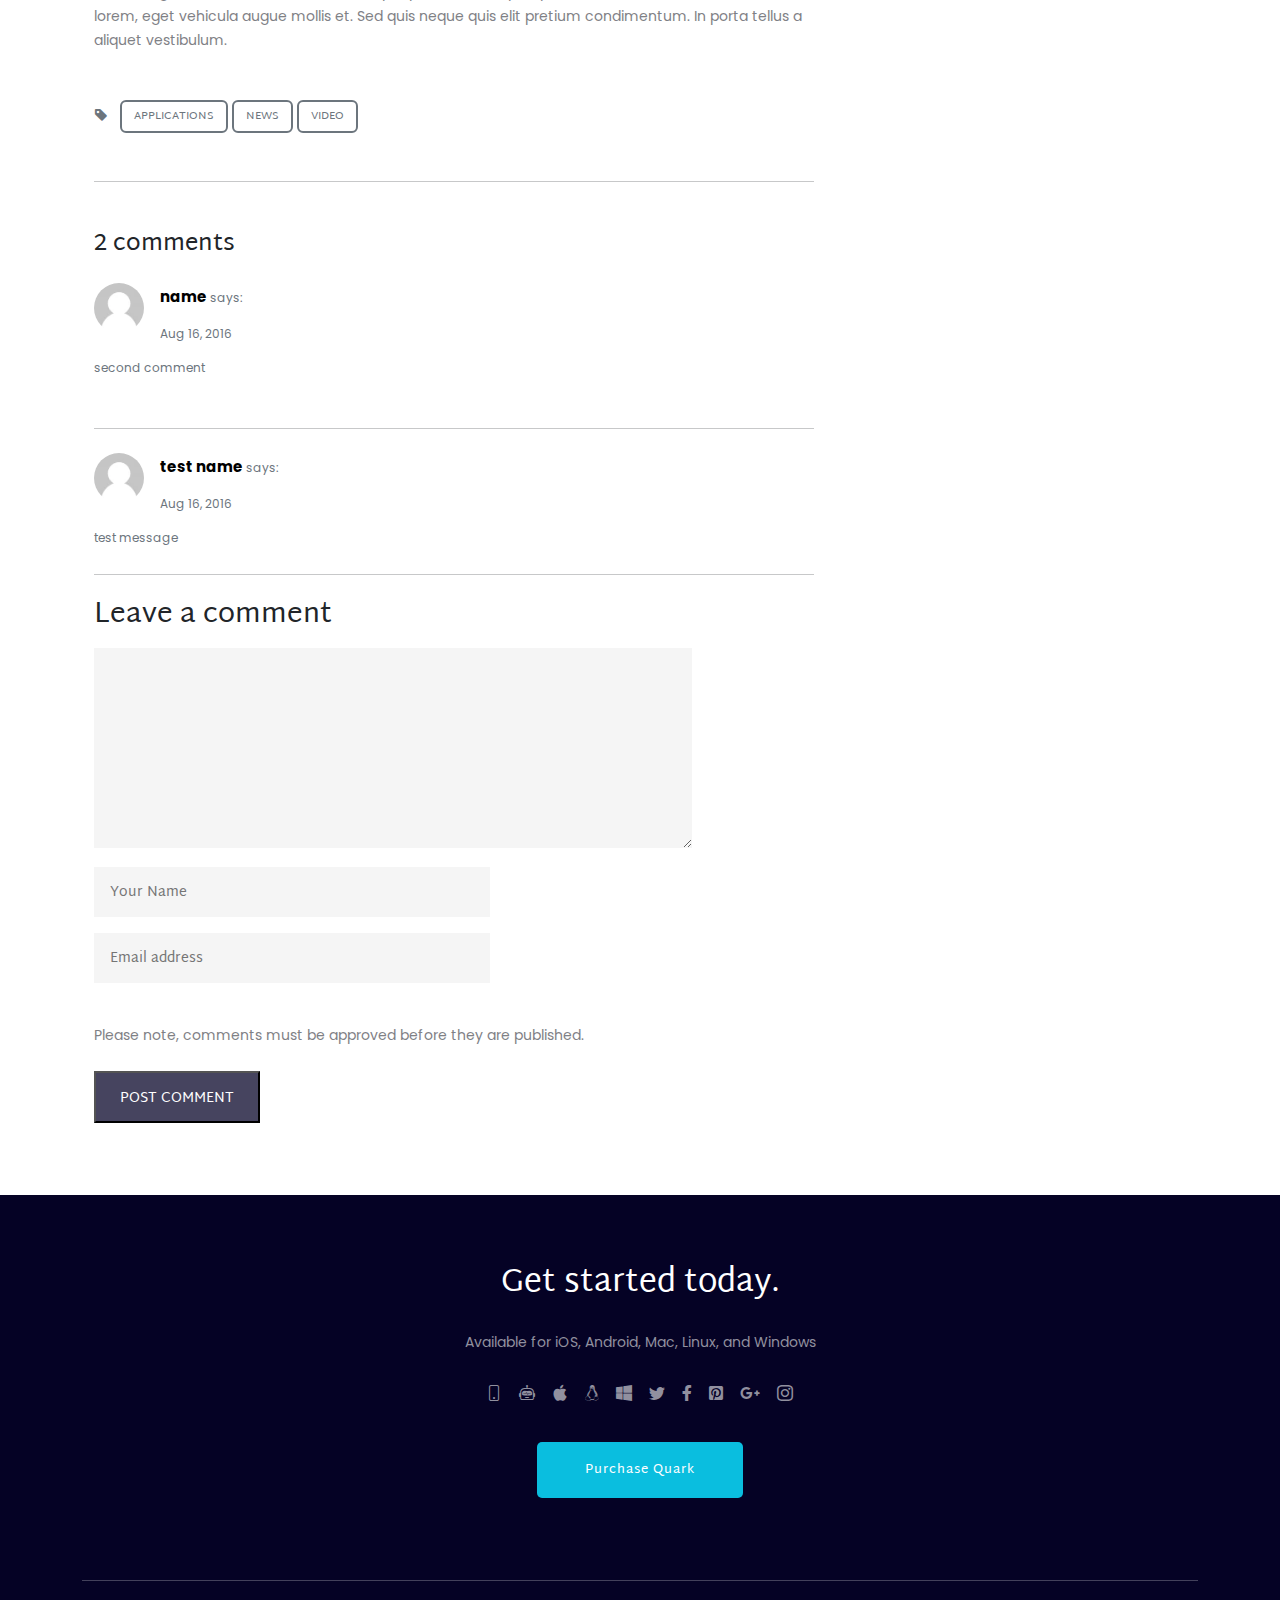
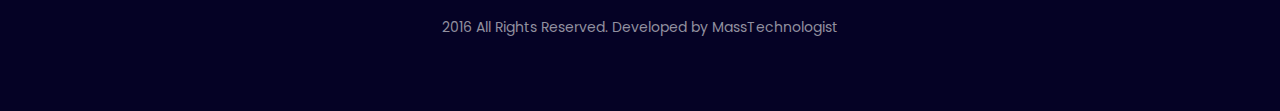
<file: artical.html>
<!DOCTYPE html>
<html lang="en">
<head>
     <meta charset="UTF-8">
     <meta http-equiv="X-UA-Compatible" content="IE=edge">
     <meta name="viewport" content="width=device-width, initial-scale=1.0">
     <title>Cross Browser Compatible - quark</title>

     <!-- favicon icon -->
     <link rel="icon" href="img/favicon.png">

     <!-- Bootstrap -->
     <link rel="stylesheet" href="css/bootstrap.min.css">
     <link rel="stylesheet" href="css/bootstrap-icons.css">

     <!-- Font Awesome -->
     <link rel="stylesheet" href="css/all.min.css">
     
     <!-- stylesheet -->
     <link rel="stylesheet" href="css/style.css">
     <link rel="stylesheet" href="css/responsive.css">

</head>
<body>

     <!-- header -->

     <header class="line" id="Header">
          <div class="container py-3 ">
               <div class="row justify-content-between align-items-center position-relative">
                    <div class="col-xl-2 col-lg-2 col-md-3 col-5" id="logo">
                         <a href="index.html">
                           <img src="img/asset 0.png" alt="">
                         </a>
                    </div>
                    <div class="col-xl-9 col-lg-10 col-auto nav-bar">
                         <ul class="text-uppercase d-flex justify-content-end lap-menu">
                              <li>
                                   <a href="index.html" class="active">home</a>
                              </li>
                              <li>
                                   <a href="tour.html">tour</a>
                              </li>
                              <li>
                                   <a href="pricing.html">pricing</a>
                              </li>
                              <li>
                                   <a href="catalog.html">catalog</a>
                              </li>
                              <li>
                                   <a href="blog.html">blog</a>
                                   <ul class="sub-menu position-absolute m-3 top-100 border-top py-2">
                                        <li><a href="blog.html"> Blog</a></li>
                                        <li><a href="artical.html">Article</a></li>
                                    </ul>
                              </li>
                              <li>
                                   <a href="about-us.html">about us</a>
                              </li>
                              <li>
                                   <a href="contact.html">contact</a>
                              </li>
                              <li>
                                   <a href="index.html" class="nav-btn py-2 px-3">purchase</a>
                              </li>
                                   <div class="vr text-light"></div>
                              <li>
                                   <a href="add-to-cart.html"><i class="bi bi-cart-fill fs-6"></i></a>
                              </li>
                         </ul>

                         <div class="d-xl-none d-lg-none d-flex align-items-center gap-2">
                              <i class="fa-solid fa-bars sidebar p-2 fs-6"></i>
                              <a href="add-to-cart.html"><i class="bi bi-cart-fill fs-6 cart"></i></a>
                         </div>

                         <ul class="text-uppercase tablate-menu position-absolute">
                              <li>
                                   <a href="index.html">home</a>
                              </li>
                              <li>
                                   <a href="tour.html">tour</a>
                              </li>
                              <li>
                                   <a href="pricing.html">pricing</a>
                              </li>
                              <li>
                                   <a href="catalog.html">catalog</a>
                              </li>
                              <li class="align-items-center position-relative tablate-menu-blog">
                                   <a href="blog.html">blog</a><i class="fa-solid fa-angle-right tab-right-icon float-end p-3 top-0 position-absolute"></i>
                                   <ul class="tablate-sub-menu border-top">
                                        <li><a href="blog.html"> Blog</a></li>
                                        <li><a href="artical.html">Article</a></li>
                                    </ul>
                              </li>
                              <li>
                                   <a href="about-us.html">about us</a>
                              </li>
                              <li>
                                   <a href="contact.html">contact</a>
                              </li>
                         </ul>
                    </div>    
               </div>
          </div>
     </header>

     <!-- End header -->

     <main>

          <!-- banner -->

          <section class="pricing-banner text-light">
               <div class="text-center">
                    <h2 class="">CROSS BROWSER COMPATIBLE</h2>
                    <p class="fw-lighter pt-3">CALL US +0 1234 567890</p>
               </div>
          </section>

          <!-- End banner -->

          <section class="blog-content bgWhite">
               <div class="container py-5">
                    <div class="main-blog-content row d-flex">
                         <div class="col-lg-8">
                              <div class="blog-left-side">
                                   <div class="blog-post">
                                        <div class="blog-img">
                                             <a href="img/blog-1.webp">
                                                  <img src="img/blog-1.webp" alt="" class="objectfit-cover w-100">
                                             </a>
                                        </div>
                                        <div class="blog-title mt-4">
                                             <a href="#" class="text-black">
                                                  <h2>Cross Browser Compatible</h2>
                                             </a>
                                        </div>
                                        <div class="blog-post-meta fw-lighter pt-1 pb-1 ps-3 mt-3 mb-3">
                                             <span class="me-3">
                                                  <i class="bi bi-person-fill pe-1"></i> adil mukarram
                                             </span>
                                             <span class="me-3">
                                                  <i class="bi bi-calendar-week-fill pe-1"></i> August 01, 2016 
                                             </span>
                                             <span class="me-3">
                                                  <i class="bi bi-chat-fill pe-1"></i><a href="#"> No Comments</a>
                                             </span>
                                             <span class="me-3">
                                                  <i class="bi bi-folder-fill pe-1"></i><a href="#"> applications, news, video</a>
                                             </span>
                                        </div>
                                        <p class="post-caption pt-1">Lorem ipsum dolor sit amet, consectetur adipiscing elit. Ut suscipit elit sed diam ultrices hendrerit. Vestibulum feugiat, urna eget ullamcorper tristique, est erat egestas diam, ac imperdiet libero neque sed velit. Curabitur fringilla tortor vitae nisi mattis, dignissim faucibus purus dictum. Sed vel volutpat sapien. Morbi quis tristique dolor. Fusce nec mattis diam. Duis rutrum vitae erat vel fringilla.  ...</p>
                                        <p class="mt-5 ps-4 ms-3 mb-4 border-start border-4 border-dark">Cras ultrices dapibus felis. Praesent sit amet arcu tincidunt, semper lacus quis, pharetra enim. Morbi sodales dapibus purus nec semper. Phasellus luctus volutpat mauris et dictum.</p>
                                        <p class="mb-4">Morbi sodales dapibus purus nec semper. Phasellus luctus volutpat mauris et dictum. Aliquam nulla ipsum, egestas non venenatis vel, luctus id felis. Proin nisi mauris, malesuada sit amet odio nec, commodo pretium diam. Phasellus nec libero nulla. Etiam id libero vitae orci elementum euismod. Aenean venenatis ultricies ultrices. Maecenas vehicula sed purus sodales consectetur.</p>
                                        <p class="mb-4">Praesent eu lorem metus. Curabitur malesuada, sem et accumsan bibendum, ligula lectus eleifend lorem, tempor molestie erat arcu nec orci. Phasellus tristique orci id ipsum interdum, vitae varius odio dictum. Ut pellentesque, turpis ut interdum vehicula, ligula lorem varius tortor, ut lobortis tellus justo eu augue.</p>
                                        <p>Aliquam tincidunt, nulla et rhoncus scelerisque, leo nisl dapibus dolor, ac facilisis quam justo vel nunc. Mauris quis lacus cursus, blandit felis congue, varius odio. Donec rhoncus convallis mattis. Ut id lorem risus. Integer ornare mauris vitae elit tempor pretium. Sed quis quam velit. Praesent commodo elit lorem, eget vehicula augue mollis et. Sed quis neque quis elit pretium condimentum. In porta tellus a aliquet vestibulum.</p>
                                   </div>
                                   <div class="blog-news-tag mt-5 text-secondary">
                                        <i class="bi bi-tag-fill pe-2"></i>
                                        <a href="blog.html" class="text-uppercase text-secondary btn border border-2 border-secondary">applications</a>
                                        <a href="blog.html" class="text-uppercase text-secondary btn border border-2 border-secondary">news</a>
                                        <a href="blog.html" class="text-uppercase text-secondary btn border border-2 border-secondary">video</a>
                                   </div>
                                   <hr class="mt-5 mb-5">
                                   <div class="blog-news-comments">
                                        <h4>2 comments</h4>
                                        <div class="comment-body mt-4 mb-4">
                                             <img src="img/avatar_blog.webp" alt="" class="rounded-circle float-start me-3">
                                             <a href="#" class="fw-bold text-black">name</a>
                                             <span class="text-secondary">says: </span>
                                             <div class="mt-2">
                                                  <a href="artical.html" class="comment-date text-secondary">Aug 16, 2016</a>
                                                  <p class="text-secondary pt-2">second comment</p>
                                             </div>
                                        </div>
                                   </div>
                                   <hr class="mt-5 mb-4">
                                   <div class="blog-news-comments">
                                        <div class="comment-body mt-4 mb-4">
                                             <img src="img/avatar_blog.webp" alt="" class="rounded-circle float-start me-3">
                                             <a href="#" class="fw-bold text-black"> test name</a>
                                             <span class="text-secondary">says: </span>
                                             <div class="mt-2">
                                                  <a href="artical.html" class="comment-date text-secondary">Aug 16, 2016</a>
                                                  <p class="text-secondary pt-2">test message</p>
                                             </div>
                                        </div>
                                   </div>
                                   <hr class="mt-4 mb-4">
                                   <div class="comment-response mb-4">
                                        <h3 class="pb-3">Leave a comment</h3>
                                        <form action="">
                                             <textarea name="commnet" id="" cols="70" rows="7" class="border-0 mb-2"></textarea>
                                             <input type="text" name="name" id="" placeholder="Your Name" class="border-0 mb-3 ps-3">
                                             <input type="email" name="email" id="" placeholder="Email address" class="border-0 ps-3 mb-3">
                                             <p class="mt-4">Please note, comments must be approved before they are published.</p>
                                             <input type="submit" value="POST COMMENT" class="comment-submit-btn py-4 px-4 mt-4 border-3 text-white">
                                        </form>
                                   </div>
                              </div>
                         </div>
                         <div class="col-lg-4">
                              <div class="blog-right-side side-bar p-4">
                                   <div class="side-bar-search mt-4">
                                        <h6>SEARCH</h6>
                                        <input type="search" name="" id="" value="Search all Products..." class="border-gray border border-2 ps-3 p-2 mt-3 mb-2">
                                        <hr class="mt-4 border-white border-3">
                                   </div>
                                   <div class="side-bar-article pt-3">
                                        <h6 class="pb-2">RECENT ARTICLES</h6>
                                        <ul class="ps-4">
                                             <li>
                                                  <a href="#" class="text-black">Cross Browser Compatible</a>
                                             </li>
                                             <li>
                                                  <a href="#" class="text-black">Building Websites for All Devices</a>
                                             </li>
                                             <li>
                                                  <a href="#" class="text-black">First post on shopify blog</a>
                                             </li>
                                        </ul>
                                        <hr class="mt-4 border-white border-3">
                                   </div>
                                   <div class="side-bar-article pt-3">
                                        <h6 class="pb-2">TAGS CLOUD</h6>
                                        <ul class="ps-4">
                                             <li>
                                                  <a href="blog.html" class="text-black">applications</a>
                                             </li>
                                             <li>
                                                  <a href="blog.html" class="text-black">news</a>
                                             </li>
                                             <li>
                                                  <a href="blog.html" class="text-black">video</a>
                                             </li>
                                        </ul>
                                   </div>
                              </div>
                         </div>
                    </div>
               </div>
          </section>

     </main>

     <!-- Footer -->

     <footer>
          <section class="bgBlue site-footer">
               <div class="container spacer text-center">
                    <h2>Get started today.</h2>
                    <p class="pt-4 pb-4">Available for iOS, Android, Mac, Linux, and Windows</p>
                    <ul class="social-icon d-flex justify-content-center">
                         <li><a href="#" class="px-2 fs-6"><i class="bi bi-phone"></i></a></li>
                         <li><a href="#" class="px-2 fs-6"><i class="bi bi-robot"></i></a></li>
                         <li><a href="#" class="px-2 fs-6"><i class="bi bi-apple"></i></a></li>
                         <li><a href="#" class="px-2 fs-6"><i class="fa-brands fa-linux"></i></a></li>
                         <li><a href="#" class="px-2 fs-6"><i class="bi bi-windows"></i></a></li>
                         <li><a href="#" class="px-2 fs-6"><i class="bi bi-twitter"></i></a></li>
                         <li><a href="#" class="px-2 fs-6"><i class="fa-brands fa-facebook-f"></i></a></li>
                         <li><a href="#" class="px-2 fs-6"><i class="fa-brands fa-square-pinterest"></i></a></li>
                         <li><a href="#" class="px-2 fs-6"><i class="fa-brands fa-google-plus-g"></i></a></li>
                         <li><a href="#" class="px-2 fs-6"><i class="bi bi-instagram"></i></a></li>
                    </ul>
                    <div class="mt-5">
                         <a href="#" class="nav-btn py-3 px-5">Purchase Quark</a>
                    </div>
                    <hr class="mt-5">
                    <div class="copyright pt-3">
                         <p>2016 All Rights Reserved. Developed by MassTechnologist</p>
                    </div>
               </div>
          </section>
     </footer> 

     <!--  End Footer -->

     <script src="js/jquery-3.6.3.min.js"></script>
     <script src="js/script.js "></script>
     
</body>
</html>
</file>
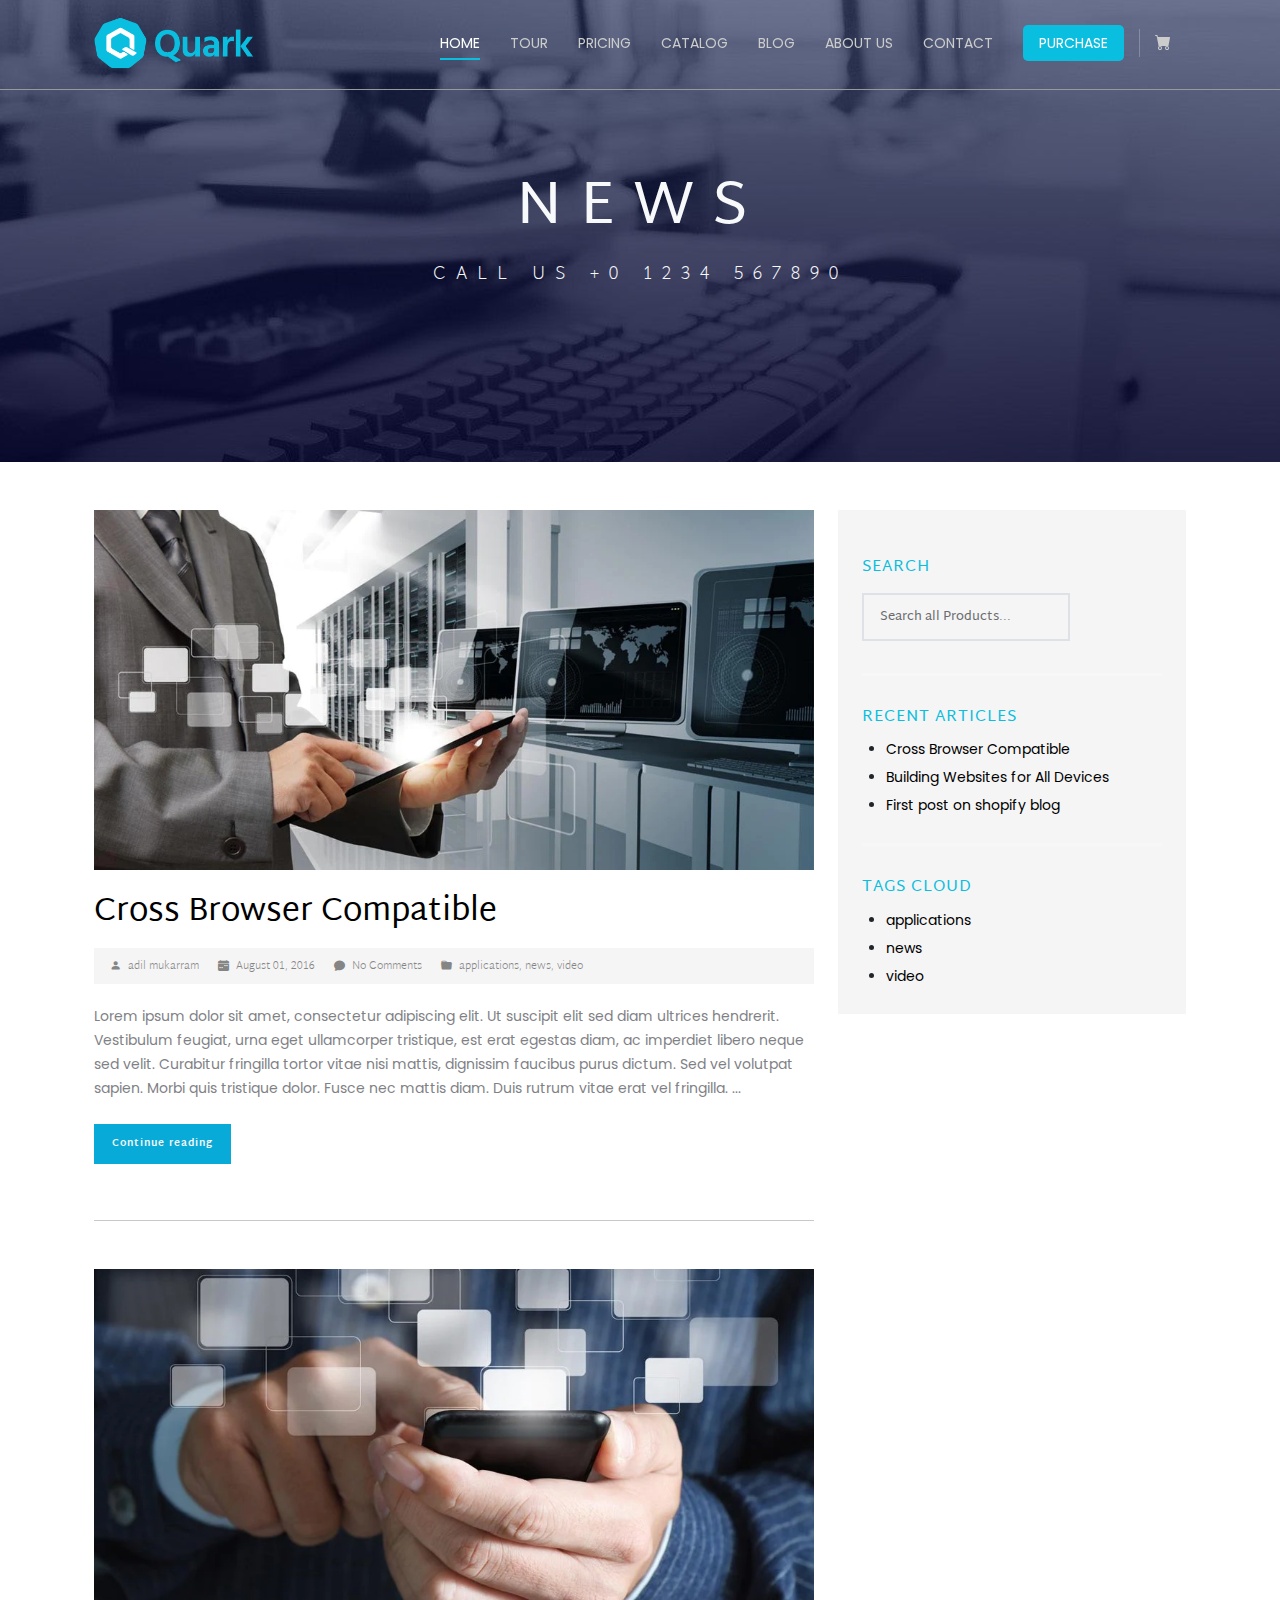
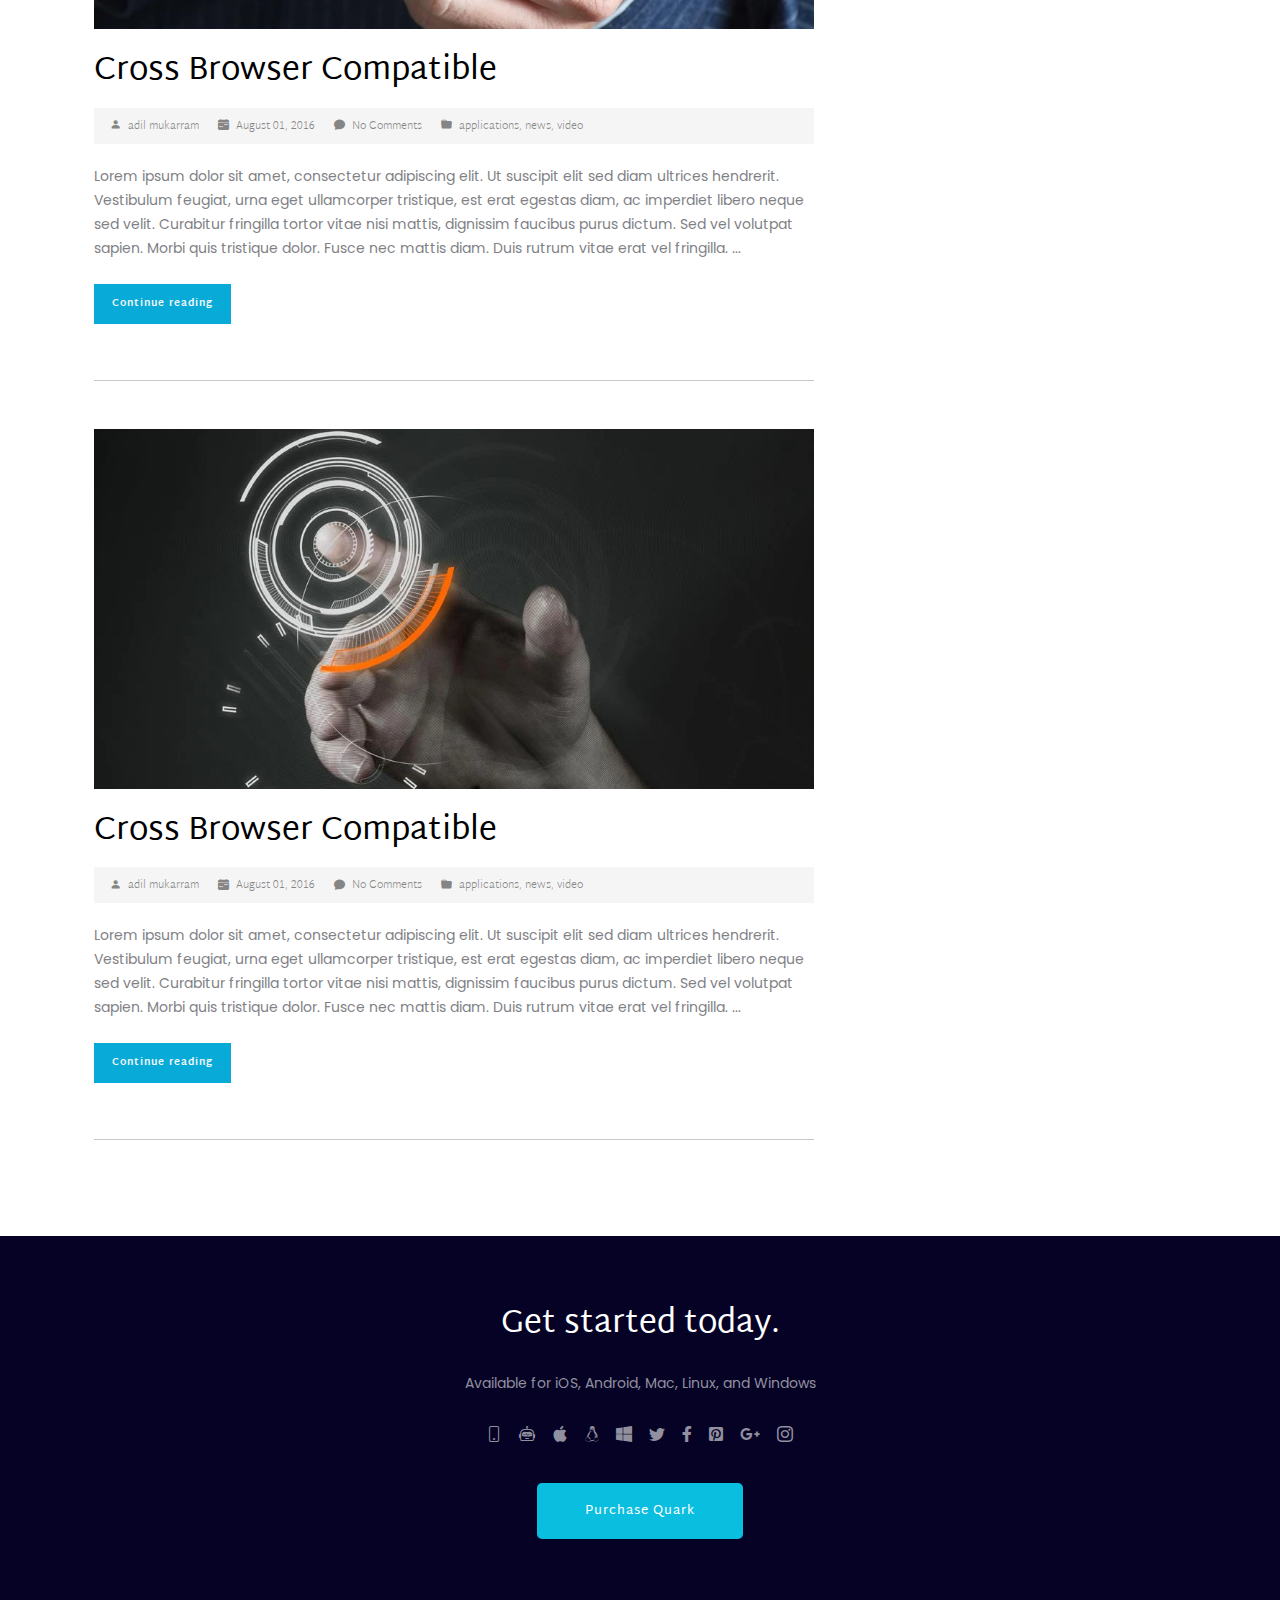
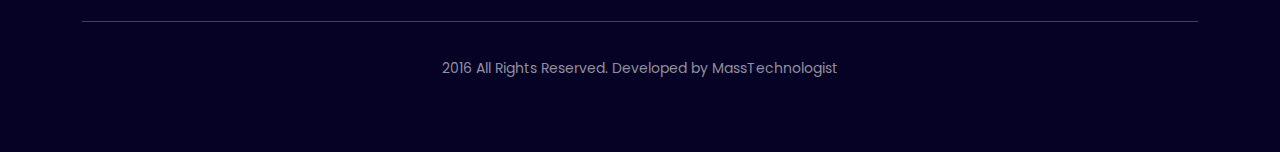
<file: blog.html>
<!DOCTYPE html>
<html lang="en">
<head>
     <meta charset="UTF-8">
     <meta http-equiv="X-UA-Compatible" content="IE=edge">
     <meta name="viewport" content="width=device-width, initial-scale=1.0">
     <title>News - quark</title>

     <!-- favicon icon -->
     <link rel="icon" href="img/favicon.png">

     <!-- Bootstrap -->
     <link rel="stylesheet" href="css/bootstrap.min.css">
     <link rel="stylesheet" href="css/bootstrap-icons.css">

     <!-- Font Awesome -->
     <link rel="stylesheet" href="css/all.min.css">
     
     <!-- stylesheet -->
     <link rel="stylesheet" href="css/style.css">
     <link rel="stylesheet" href="css/responsive.css">

</head>
<body>

     <!-- header -->

     <header class="line" id="Header">
          <div class="container py-3 ">
               <div class="row justify-content-between align-items-center position-relative">
                    <div class="col-xl-2 col-lg-2 col-md-3 col-5" id="logo">
                         <a href="index.html">
                           <img src="img/asset 0.png" alt="">
                         </a>
                    </div>
                    <div class="col-xl-9 col-lg-10 col-auto nav-bar">
                         <ul class="text-uppercase d-flex justify-content-end lap-menu">
                              <li>
                                   <a href="index.html" class="active">home</a>
                              </li>
                              <li>
                                   <a href="tour.html">tour</a>
                              </li>
                              <li>
                                   <a href="pricing.html">pricing</a>
                              </li>
                              <li>
                                   <a href="catalog.html">catalog</a>
                              </li>
                              <li>
                                   <a href="blog.html">blog</a>
                                   <ul class="sub-menu position-absolute m-3 top-100 border-top py-2">
                                        <li><a href="blog.html"> Blog</a></li>
                                        <li><a href="artical.html">Article</a></li>
                                    </ul>
                              </li>
                              <li>
                                   <a href="about-us.html">about us</a>
                              </li>
                              <li>
                                   <a href="contact.html">contact</a>
                              </li>
                              <li>
                                   <a href="index.html" class="nav-btn py-2 px-3">purchase</a>
                              </li>
                                   <div class="vr text-light"></div>
                              <li>
                                   <a href="add-to-cart.html"><i class="bi bi-cart-fill fs-6"></i></a>
                              </li>
                         </ul>

                         <div class="d-xl-none d-lg-none d-flex align-items-center gap-2">
                              <i class="fa-solid fa-bars sidebar p-2 fs-6"></i>
                              <a href="add-to-cart.html"><i class="bi bi-cart-fill fs-6 cart"></i></a>
                         </div>

                         <ul class="text-uppercase tablate-menu position-absolute">
                              <li>
                                   <a href="index.html">home</a>
                              </li>
                              <li>
                                   <a href="tour.html">tour</a>
                              </li>
                              <li>
                                   <a href="pricing.html">pricing</a>
                              </li>
                              <li>
                                   <a href="catalog.html">catalog</a>
                              </li>
                              <li class="align-items-center position-relative tablate-menu-blog">
                                   <a href="blog.html">blog</a><i class="fa-solid fa-angle-right tab-right-icon float-end p-3 top-0 position-absolute"></i>
                                   <ul class="tablate-sub-menu border-top">
                                        <li><a href="blog.html"> Blog</a></li>
                                        <li><a href="artical.html">Article</a></li>
                                    </ul>
                              </li>
                              <li>
                                   <a href="about-us.html">about us</a>
                              </li>
                              <li>
                                   <a href="contact.html">contact</a>
                              </li>
                         </ul>
                    </div>    
               </div>
          </div>
     </header>

     <!-- End header -->
     
     <main>

          <!-- banner -->

          <section class="pricing-banner text-light">
               <div class="text-center">
                    <h2 class="">NEWS</h2>
                    <p class="fw-lighter pt-3">CALL US +0 1234 567890</p>
               </div>
          </section>

          <!-- End banner -->

          <!-- blog content -->

          <section class="blog-content bgWhite">
               <div class="container py-5">
                    <div class="main-blog-content row d-flex">
                         <div class="col-lg-8">
                              <div class="blog-left-side">
                                   <div class="blog-post">
                                        <div class="blog-img">
                                             <a href="img/blog-1.webp">
                                                  <img src="img/blog-1.webp" alt="" class="objectfit-cover w-100">
                                             </a>
                                        </div>
                                        <div class="blog-title mt-4">
                                             <a href="artical.html" class="text-black">
                                                  <h2>Cross Browser Compatible</h2>
                                             </a>
                                        </div>
                                        <div class="blog-post-meta fw-lighter pt-1 pb-1 ps-3 mt-3 mb-3">
                                             <span class="me-3">
                                                  <i class="bi bi-person-fill pe-1"></i> adil mukarram
                                             </span>
                                             <span class="me-3">
                                                  <i class="bi bi-calendar-week-fill pe-1"></i> August 01, 2016 
                                             </span>
                                             <span class="me-3">
                                                  <i class="bi bi-chat-fill pe-1"></i><a href="#"> No Comments</a>
                                             </span>
                                             <span class="me-3">
                                                  <i class="bi bi-folder-fill pe-1"></i><a href="#"> applications, news, video</a>
                                             </span>
                                        </div>
                                        <p class="post-caption pt-1">Lorem ipsum dolor sit amet, consectetur adipiscing elit. Ut suscipit elit sed diam ultrices hendrerit. Vestibulum feugiat, urna eget ullamcorper tristique, est erat egestas diam, ac imperdiet libero neque sed velit. Curabitur fringilla tortor vitae nisi mattis, dignissim faucibus purus dictum. Sed vel volutpat sapien. Morbi quis tristique dolor. Fusce nec mattis diam. Duis rutrum vitae erat vel fringilla.  ...</p>
                                        <button class="text-light fw-bold p-1 px-3 mt-4 mb-2">Continue reading</button>
                                        <hr class="mt-5 mb-5">
                                   </div>
                                   <div class="blog-post">
                                        <div class="blog-img">
                                             <a href="img/blog-2.webp">
                                                  <img src="img/blog-2.webp" alt="" class="objectfit-cover w-100">
                                             </a>
                                        </div>
                                        <div class="blog-title mt-4">
                                             <a href="artical.html" class="text-black">
                                                  <h2>Cross Browser Compatible</h2>
                                             </a>
                                        </div>
                                        <div class="blog-post-meta fw-lighter pt-1 pb-1 ps-3 mt-3 mb-3">
                                             <span class="me-3">
                                                  <i class="bi bi-person-fill pe-1"></i> adil mukarram
                                             </span>
                                             <span class="me-3">
                                                  <i class="bi bi-calendar-week-fill pe-1"></i> August 01, 2016 
                                             </span>
                                             <span class="me-3">
                                                  <i class="bi bi-chat-fill pe-1"></i><a href="#"> No Comments</a>
                                             </span>
                                             <span class="me-3">
                                                  <i class="bi bi-folder-fill pe-1"></i><a href="#"> applications, news, video</a>
                                             </span>
                                        </div>
                                        <p class="post-caption pt-1">Lorem ipsum dolor sit amet, consectetur adipiscing elit. Ut suscipit elit sed diam ultrices hendrerit. Vestibulum feugiat, urna eget ullamcorper tristique, est erat egestas diam, ac imperdiet libero neque sed velit. Curabitur fringilla tortor vitae nisi mattis, dignissim faucibus purus dictum. Sed vel volutpat sapien. Morbi quis tristique dolor. Fusce nec mattis diam. Duis rutrum vitae erat vel fringilla.  ...</p>
                                        <button class="text-light fw-bold p-1 px-3 mt-4 mb-2">Continue reading</button>
                                        <hr class="mt-5 mb-5">
                                   </div>
                                   <div class="blog-post">
                                        <div class="blog-img">
                                             <a href="img/blog-3.webp">
                                                  <img src="img/blog-3.webp" alt="" class="objectfit-cover w-100">
                                             </a>
                                        </div>
                                        <div class="blog-title mt-4">
                                             <a href="artical.html" class="text-black">
                                                  <h2>Cross Browser Compatible</h2>
                                             </a>
                                        </div>
                                        <div class="blog-post-meta fw-lighter pt-1 pb-1 ps-3 mt-3 mb-3">
                                             <span class="me-3">
                                                  <i class="bi bi-person-fill pe-1"></i> adil mukarram
                                             </span>
                                             <span class="me-3">
                                                  <i class="bi bi-calendar-week-fill pe-1"></i> August 01, 2016 
                                             </span>
                                             <span class="me-3">
                                                  <i class="bi bi-chat-fill pe-1"></i><a href="#"> No Comments</a>
                                             </span>
                                             <span class="me-3">
                                                  <i class="bi bi-folder-fill pe-1"></i><a href="#"> applications, news, video</a>
                                             </span>
                                        </div>
                                        <p class="post-caption pt-1">Lorem ipsum dolor sit amet, consectetur adipiscing elit. Ut suscipit elit sed diam ultrices hendrerit. Vestibulum feugiat, urna eget ullamcorper tristique, est erat egestas diam, ac imperdiet libero neque sed velit. Curabitur fringilla tortor vitae nisi mattis, dignissim faucibus purus dictum. Sed vel volutpat sapien. Morbi quis tristique dolor. Fusce nec mattis diam. Duis rutrum vitae erat vel fringilla.  ...</p>
                                        <button class="text-light fw-bold p-1 px-3 mt-4 mb-2">Continue reading</button>
                                        <hr class="mt-5 mb-5">
                                   </div>
                              </div>
                         </div>
                         <div class="col-lg-4">
                              <div class="blog-right-side side-bar p-4">
                                   <div class="side-bar-search mt-4">
                                        <h6>SEARCH</h6>
                                        <input type="search" name="" id="" value="Search all Products..." class="border-gray border border-2 ps-3 p-2 mt-3 mb-2">
                                        <hr class="mt-4 border-white border-3">
                                   </div>
                                   <div class="side-bar-article pt-3">
                                        <h6 class="pb-2">RECENT ARTICLES</h6>
                                        <ul class="ps-4">
                                             <li>
                                                  <a href="#" class="text-black">Cross Browser Compatible</a>
                                             </li>
                                             <li>
                                                  <a href="#" class="text-black">Building Websites for All Devices</a>
                                             </li>
                                             <li>
                                                  <a href="#" class="text-black">First post on shopify blog</a>
                                             </li>
                                        </ul>
                                        <hr class="mt-4 border-white border-3">
                                   </div>
                                   <div class="side-bar-article pt-3">
                                        <h6 class="pb-2">TAGS CLOUD</h6>
                                        <ul class="ps-4">
                                             <li>
                                                  <a href="blog.html" class="text-black">applications</a>
                                             </li>
                                             <li>
                                                  <a href="blog.html" class="text-black">news</a>
                                             </li>
                                             <li>
                                                  <a href="blog.html" class="text-black">video</a>
                                             </li>
                                        </ul>
                                   </div>
                              </div>
                         </div>
                    </div>
               </div>
          </section>

          <!-- End blog content -->

     </main>

           <!-- Footer -->

           <footer>
               <section class="bgBlue site-footer">
                    <div class="container spacer text-center">
                         <h2>Get started today.</h2>
                         <p class="pt-4 pb-4">Available for iOS, Android, Mac, Linux, and Windows</p>
                         <ul class="social-icon d-flex justify-content-center">
                              <li><a href="#" class="px-2 fs-6"><i class="bi bi-phone"></i></a></li>
                              <li><a href="#" class="px-2 fs-6"><i class="bi bi-robot"></i></a></li>
                              <li><a href="#" class="px-2 fs-6"><i class="bi bi-apple"></i></a></li>
                              <li><a href="#" class="px-2 fs-6"><i class="fa-brands fa-linux"></i></a></li>
                              <li><a href="#" class="px-2 fs-6"><i class="bi bi-windows"></i></a></li>
                              <li><a href="#" class="px-2 fs-6"><i class="bi bi-twitter"></i></a></li>
                              <li><a href="#" class="px-2 fs-6"><i class="fa-brands fa-facebook-f"></i></a></li>
                              <li><a href="#" class="px-2 fs-6"><i class="fa-brands fa-square-pinterest"></i></a></li>
                              <li><a href="#" class="px-2 fs-6"><i class="fa-brands fa-google-plus-g"></i></a></li>
                              <li><a href="#" class="px-2 fs-6"><i class="bi bi-instagram"></i></a></li>
                         </ul>
                         <div class="mt-5">
                              <a href="#" class="nav-btn py-3 px-5">Purchase Quark</a>
                         </div>
                         <hr class="mt-5">
                         <div class="copyright pt-3">
                              <p>2016 All Rights Reserved. Developed by MassTechnologist</p>
                         </div>
                    </div>
               </section>
          </footer> 
     
          <!--  End Footer -->

     <script src="js/jquery-3.6.3.min.js"></script>
     <script src="js/script.js "></script>
     
</body>
</html>
</file>
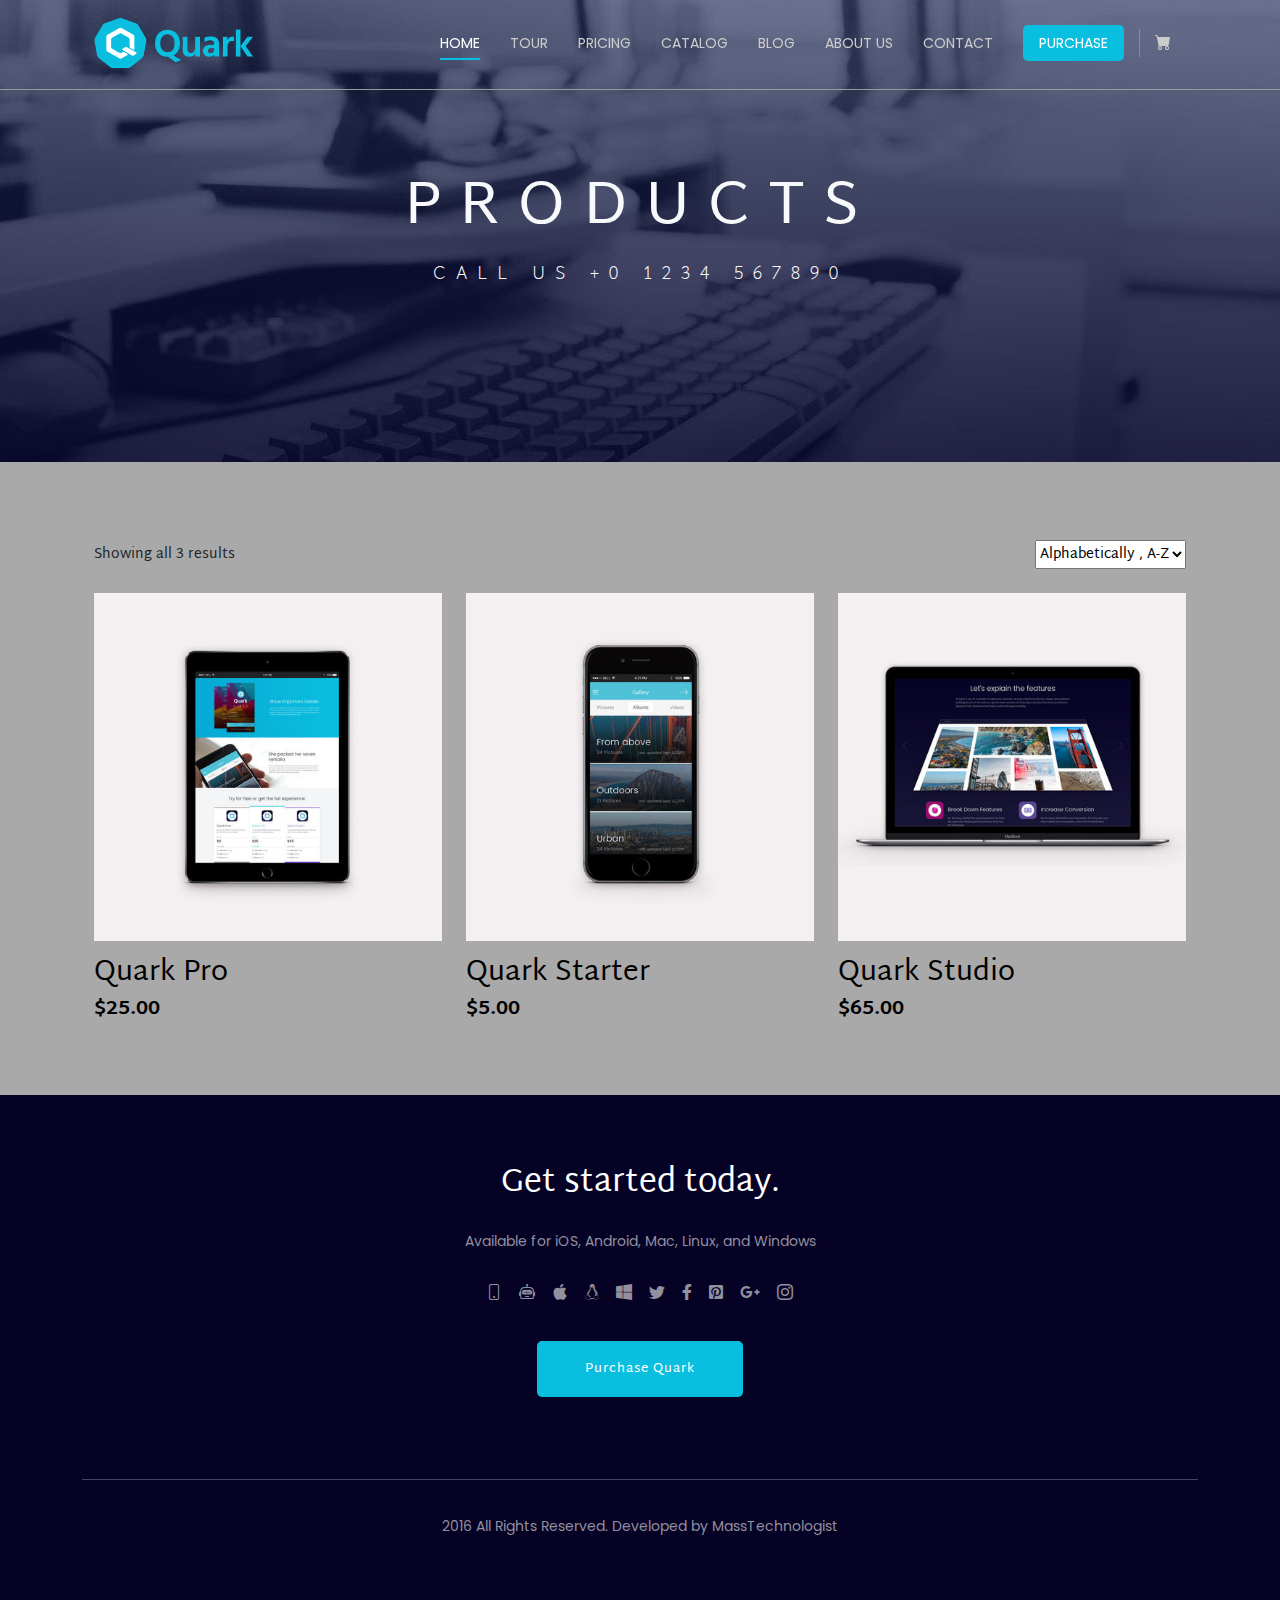
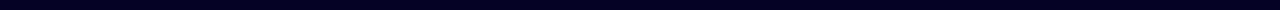
<file: catalog.html>
<!DOCTYPE html>
<html lang="en">
<head>
     <meta charset="UTF-8">
     <meta http-equiv="X-UA-Compatible" content="IE=edge">
     <meta name="viewport" content="width=device-width, initial-scale=1.0">
     <title>Product - quark</title>

     <!-- favicon icon -->
     <link rel="icon" href="img/favicon.png">

     <!-- Bootstrap -->
     <link rel="stylesheet" href="css/bootstrap.min.css">
     <link rel="stylesheet" href="css/bootstrap-icons.css">

     <!-- Font Awesome -->
     <link rel="stylesheet" href="css/all.min.css">
     
     <!-- stylesheet -->
     <link rel="stylesheet" href="css/style.css">
     <link rel="stylesheet" href="css/responsive.css">

</head>
<body>

     <!-- header -->

     <header class="line" id="Header">
          <div class="container py-3 ">
               <div class="row justify-content-between align-items-center position-relative">
                    <div class="col-xl-2 col-lg-2 col-md-3 col-5" id="logo">
                         <a href="index.html">
                           <img src="img/asset 0.png" alt="">
                         </a>
                    </div>
                    <div class="col-xl-9 col-lg-10 col-auto nav-bar">
                         <ul class="text-uppercase d-flex justify-content-end lap-menu">
                              <li>
                                   <a href="index.html" class="active">home</a>
                              </li>
                              <li>
                                   <a href="tour.html">tour</a>
                              </li>
                              <li>
                                   <a href="pricing.html">pricing</a>
                              </li>
                              <li>
                                   <a href="catalog.html">catalog</a>
                              </li>
                              <li>
                                   <a href="blog.html">blog</a>
                                   <ul class="sub-menu position-absolute m-3 top-100 border-top py-2">
                                        <li><a href="blog.html"> Blog</a></li>
                                        <li><a href="artical.html">Article</a></li>
                                    </ul>
                              </li>
                              <li>
                                   <a href="about-us.html">about us</a>
                              </li>
                              <li>
                                   <a href="contact.html">contact</a>
                              </li>
                              <li>
                                   <a href="index.html" class="nav-btn py-2 px-3">purchase</a>
                              </li>
                                   <div class="vr text-light"></div>
                              <li>
                                   <a href="add-to-cart.html"><i class="bi bi-cart-fill fs-6"></i></a>
                              </li>
                         </ul>

                         <div class="d-xl-none d-lg-none d-flex align-items-center gap-2">
                              <i class="fa-solid fa-bars sidebar p-2 fs-6"></i>
                              <a href="add-to-cart.html"><i class="bi bi-cart-fill fs-6 cart"></i></a>
                         </div>

                         <ul class="text-uppercase tablate-menu position-absolute">
                              <li>
                                   <a href="index.html">home</a>
                              </li>
                              <li>
                                   <a href="tour.html">tour</a>
                              </li>
                              <li>
                                   <a href="pricing.html">pricing</a>
                              </li>
                              <li>
                                   <a href="catalog.html">catalog</a>
                              </li>
                              <li class="align-items-center position-relative tablate-menu-blog">
                                   <a href="blog.html">blog</a><i class="fa-solid fa-angle-right tab-right-icon float-end p-3 top-0 position-absolute"></i>
                                   <ul class="tablate-sub-menu border-top">
                                        <li><a href="blog.html"> Blog</a></li>
                                        <li><a href="artical.html">Article</a></li>
                                    </ul>
                              </li>
                              <li>
                                   <a href="about-us.html">about us</a>
                              </li>
                              <li>
                                   <a href="contact.html">contact</a>
                              </li>
                         </ul>
                    </div>    
               </div>
          </div>
     </header>

     <!-- End header -->

     <main>

          <!-- banner -->

          <section class="pricing-banner text-light">
               <div class="text-center">
                    <h2 class="">PRODUCTS</h2>
                    <p class="fw-lighter pt-3">CALL US +0 1234 567890</p>
               </div>
          </section>

          <!-- End banner -->

          <!-- product view -->

          <section>
               <div class="container spacer">
                    <div class="row">
                        <div class="d-flex justify-content-between mt-2 mb-4 align-items-center">
                         <p>Showing all 3 results</p>
                         <select name="category" id="">
                              <option value="Featured">Featured</option>
                              <option value="Featured">Best Selling</option>
                              <option value="Featured" selected>Alphabetically , A-Z</option>
                              <option value="Featured">Alphabetically , Z-A</option>
                              <option value="Featured">Price ,low to high</option>
                              <option value="Featured">Price ,high to low</option>
                              <option value="Featured">Date , new to old</option>
                              <option value="Featured">Date , old to new</option>
                         </select>
                        </div>
                         <div class="col-md-4">
                              <div class="cat-single-product text-black position-relative">
                                   <div class="pricing-layer w-100 position-absolute ps-3 pt-2 lh-4">
                                        <a href="#">Select options</a>
                                   </div>
                                   <img src="img/ipad-new_large.jpg" alt="" class="w-100">
                                   <h3 class="pb-1 pt-3">Quark Pro</h3>
                                   <span class="fs-5"><b>$25.00</b></span>
                              </div>
                         </div>
                         <div class="col-md-4">
                              <div class="cat-single-product text-black position-relative">
                                   <div class="pricing-layer w-100 position-absolute ps-3 pt-2 lh-4">
                                        <a href="#">Select options</a>
                                   </div>
                                   <img src="img/iphone1_large.jpg" alt="" class="w-100">
                                   <h3 class="pb-1 pt-3">Quark Starter</h3>
                                   <span class="fs-5"><b>$5.00</b></span>
                              </div>
                         </div>
                         <div class="col-md-4">
                              <div class="cat-single-product text-black position-relative">
                                   <div class="pricing-layer w-100 position-absolute ps-3 pt-2 lh-4">
                                        <a href="#">Select options</a>
                                   </div>
                                   <img src="img/laptop-image_large.jpg" alt="" class="w-100">
                                   <h3 class="pb-1 pt-3">Quark Studio</h3>
                                   <span class="fs-5"><b>$65.00</b></span>
                              </div>
                         </div>
                    </div>
               </div>
          </section>

          <!-- End product view -->

     </main>
     
      <!-- Footer -->

      <footer>
          <section class="bgBlue site-footer">
               <div class="container spacer text-center">
                    <h2>Get started today.</h2>
                    <p class="pt-4 pb-4">Available for iOS, Android, Mac, Linux, and Windows</p>
                    <ul class="social-icon d-flex justify-content-center">
                         <li><a href="#" class="px-2 fs-6"><i class="bi bi-phone"></i></a></li>
                         <li><a href="#" class="px-2 fs-6"><i class="bi bi-robot"></i></a></li>
                         <li><a href="#" class="px-2 fs-6"><i class="bi bi-apple"></i></a></li>
                         <li><a href="#" class="px-2 fs-6"><i class="fa-brands fa-linux"></i></a></li>
                         <li><a href="#" class="px-2 fs-6"><i class="bi bi-windows"></i></a></li>
                         <li><a href="#" class="px-2 fs-6"><i class="bi bi-twitter"></i></a></li>
                         <li><a href="#" class="px-2 fs-6"><i class="fa-brands fa-facebook-f"></i></a></li>
                         <li><a href="#" class="px-2 fs-6"><i class="fa-brands fa-square-pinterest"></i></a></li>
                         <li><a href="#" class="px-2 fs-6"><i class="fa-brands fa-google-plus-g"></i></a></li>
                         <li><a href="#" class="px-2 fs-6"><i class="bi bi-instagram"></i></a></li>
                    </ul>
                    <div class="mt-5">
                         <a href="#" class="nav-btn py-3 px-5">Purchase Quark</a>
                    </div>
                    <hr class="mt-5">
                    <div class="copyright pt-3">
                         <p>2016 All Rights Reserved. Developed by MassTechnologist</p>
                    </div>
               </div>
          </section>
     </footer> 

     <!--  End Footer -->
     
     <script src="js/jquery-3.6.3.min.js"></script>
     <script src="js/script.js "></script>

</body>
</html>
</file>
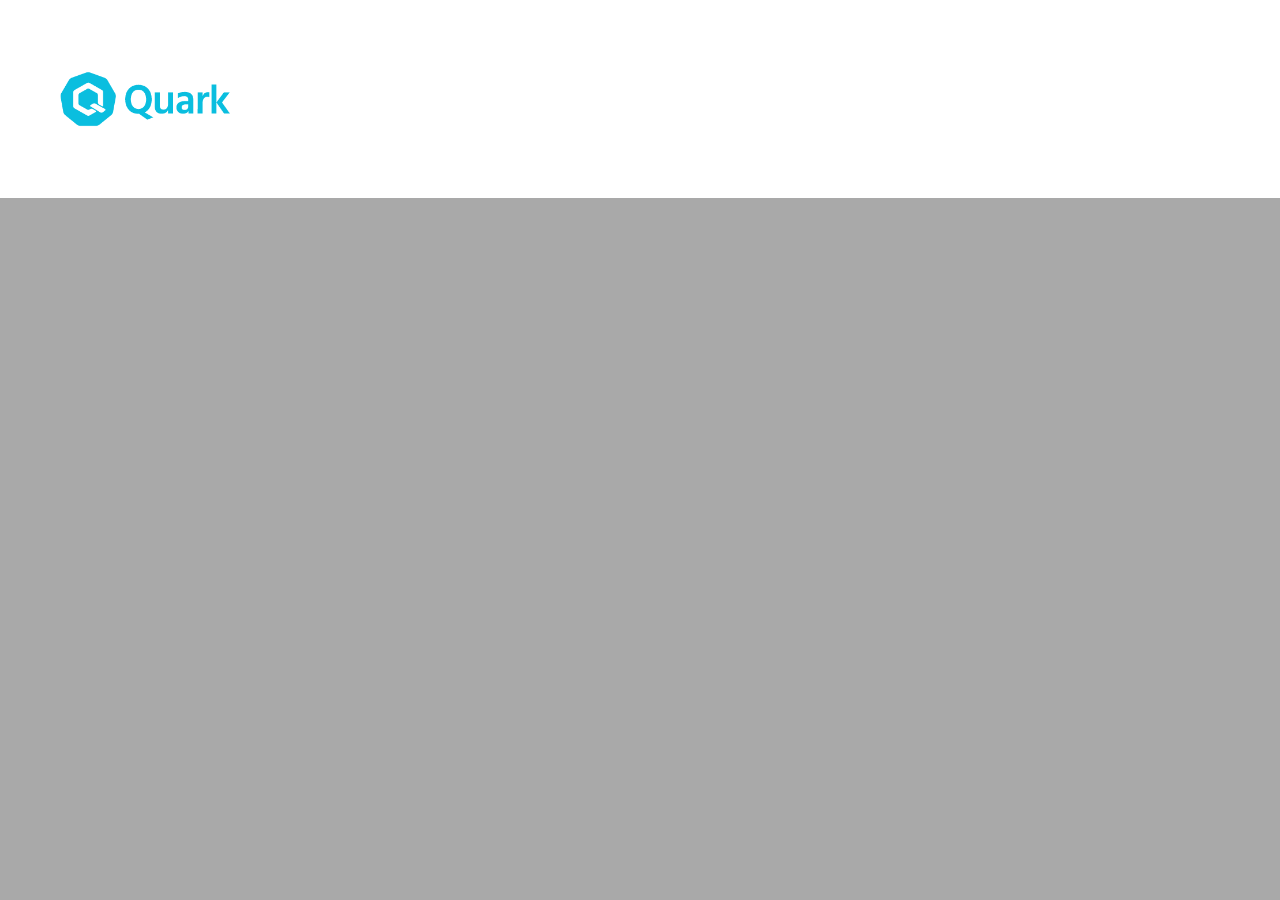
<file: checkouts.html>
<!DOCTYPE html>
<html lang="en">
<head>
     <meta charset="UTF-8">
     <meta http-equiv="X-UA-Compatible" content="IE=edge">
     <meta name="viewport" content="width=device-width, initial-scale=1.0">
     <title>Information - quark - Checkout</title>

     <!-- Bootstrap -->
     <link rel="stylesheet" href="css/bootstrap.min.css">
     <link rel="stylesheet" href="css/bootstrap-icons.css">

     <!-- Font Awesome -->
     <link rel="stylesheet" href="css/all.min.css">

     <!-- animation -->
     <!-- <link rel="stylesheet" href="css/animate.min.css"> -->
     <link rel="stylesheet" href="css/animate.css">

     
     <!-- owl carousel -->
     <link rel="stylesheet" href="css/owl.carousel.min.css">
     <link rel="stylesheet" href="css/owl.theme.default.min.css">
     
     <!-- stylesheet -->
     <link rel="stylesheet" href="css/style.css">
     <link rel="stylesheet" href="css/responsive.css">

</head>
<body>

     <!-- checkouts -->

     <section class="bgWhite">

          <div class="px-5 spacer">
               <div class="row">
                    <div class="logo-img col-xl-2">
                         <a href="index.html">
                              <img src="img/asset 0.png" alt="" class="w-100">
                         </a>
                    </div>
               </div>
          </div>
          
     </section>

     <!-- End checkouts -->
     
</body>
</html>
</file>
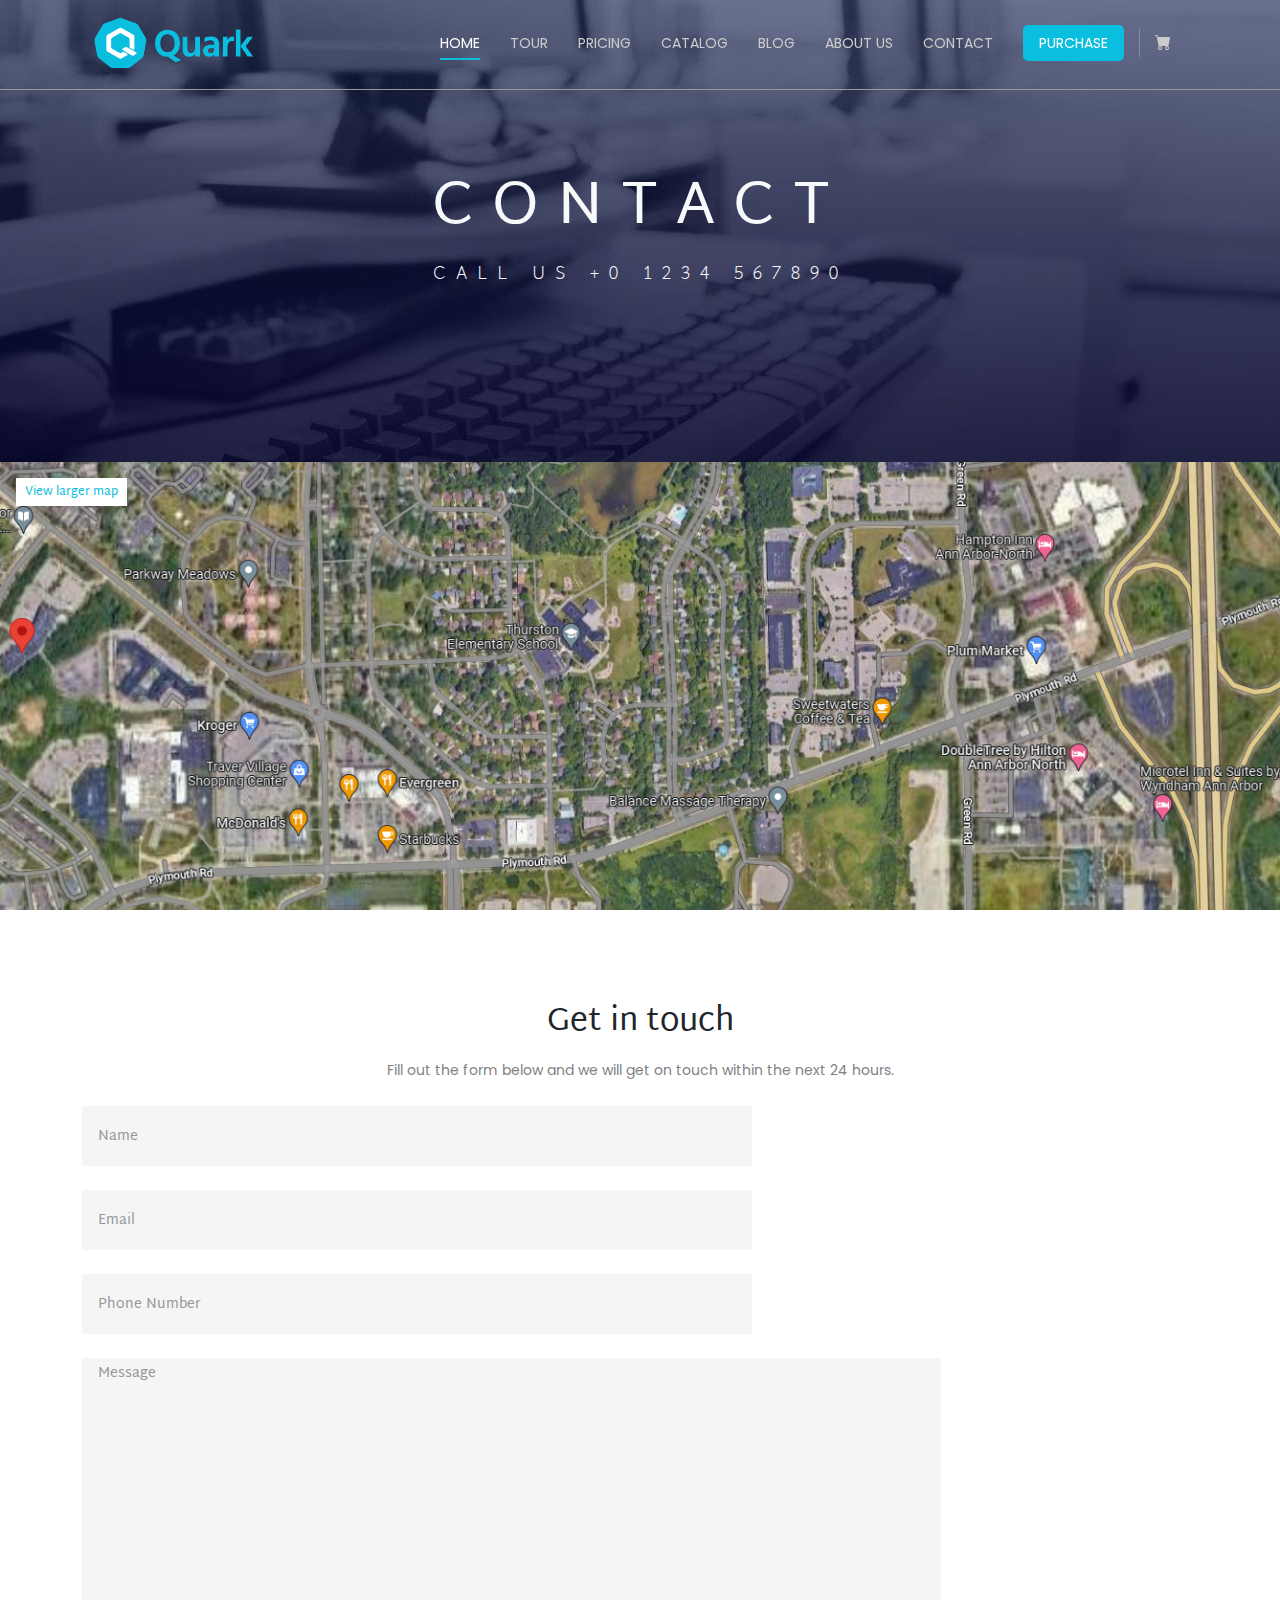
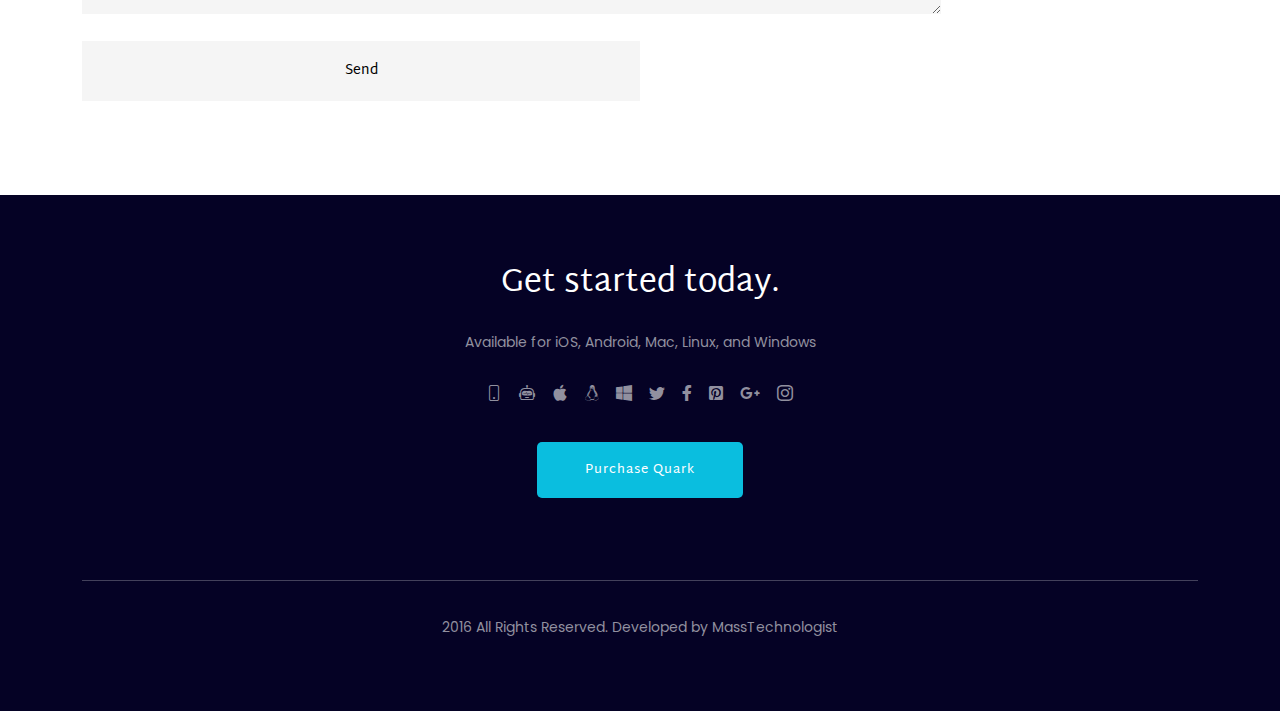
<file: contact.html>
<!DOCTYPE html>
<html lang="en">
<head>
     <meta charset="UTF-8">
     <meta http-equiv="X-UA-Compatible" content="IE=edge">
     <meta name="viewport" content="width=device-width, initial-scale=1.0">
     <title>Contact - quark</title>

     <!-- favicon icon -->
     <link rel="icon" href="img/favicon.png">

     <!-- Bootstrap -->
     <link rel="stylesheet" href="css/bootstrap.min.css">
     <link rel="stylesheet" href="css/bootstrap-icons.css">

     <!-- Font Awesome -->
     <link rel="stylesheet" href="css/all.min.css">
     
     <!-- stylesheet -->
     <link rel="stylesheet" href="css/style.css">
     <link rel="stylesheet" href="css/responsive.css">

</head>
<body>

     <!-- header -->

     <header class="line" id="Header">
          <div class="container py-3 ">
               <div class="row justify-content-between align-items-center position-relative">
                    <div class="col-xl-2 col-lg-2 col-md-3 col-5" id="logo">
                         <a href="index.html">
                           <img src="img/asset 0.png" alt="">
                         </a>
                    </div>
                    <div class="col-xl-9 col-lg-10 col-auto nav-bar">
                         <ul class="text-uppercase d-flex justify-content-end lap-menu">
                              <li>
                                   <a href="index.html" class="active">home</a>
                              </li>
                              <li>
                                   <a href="tour.html">tour</a>
                              </li>
                              <li>
                                   <a href="pricing.html">pricing</a>
                              </li>
                              <li>
                                   <a href="catalog.html">catalog</a>
                              </li>
                              <li>
                                   <a href="blog.html">blog</a>
                                   <ul class="sub-menu position-absolute m-3 top-100 border-top py-2">
                                        <li><a href="blog.html"> Blog</a></li>
                                        <li><a href="artical.html">Article</a></li>
                                    </ul>
                              </li>
                              <li>
                                   <a href="about-us.html">about us</a>
                              </li>
                              <li>
                                   <a href="contact.html">contact</a>
                              </li>
                              <li>
                                   <a href="index.html" class="nav-btn py-2 px-3">purchase</a>
                              </li>
                                   <div class="vr text-light"></div>
                              <li>
                                   <a href="add-to-cart.html"><i class="bi bi-cart-fill fs-6"></i></a>
                              </li>
                         </ul>

                         <div class="d-xl-none d-lg-none d-flex align-items-center gap-2">
                              <i class="fa-solid fa-bars sidebar p-2 fs-6"></i>
                              <a href="add-to-cart.html"><i class="bi bi-cart-fill fs-6 cart"></i></a>
                         </div>

                         <ul class="text-uppercase tablate-menu position-absolute">
                              <li>
                                   <a href="index.html">home</a>
                              </li>
                              <li>
                                   <a href="tour.html">tour</a>
                              </li>
                              <li>
                                   <a href="pricing.html">pricing</a>
                              </li>
                              <li>
                                   <a href="catalog.html">catalog</a>
                              </li>
                              <li class="align-items-center position-relative tablate-menu-blog">
                                   <a href="blog.html">blog</a><i class="fa-solid fa-angle-right tab-right-icon float-end p-3 top-0 position-absolute"></i>
                                   <ul class="tablate-sub-menu border-top">
                                        <li><a href="blog.html"> Blog</a></li>
                                        <li><a href="artical.html">Article</a></li>
                                    </ul>
                              </li>
                              <li>
                                   <a href="about-us.html">about us</a>
                              </li>
                              <li>
                                   <a href="contact.html">contact</a>
                              </li>
                         </ul>
                    </div>    
               </div>
          </div>
     </header>

     <!-- End header -->

     <main>

          <!-- banner -->

          <section class="pricing-banner text-light">
               <div class="text-center">
                    <h2 class="">CONTACT</h2>
                    <p class="fw-lighter pt-3">CALL US +0 1234 567890</p>
               </div>
          </section>

          <!-- End banner -->

          <!-- map section -->

          <section class="map position-relative">
               <img src="img/MAP.png" alt="" class="w-100">
               <div class="map-btn position-absolute top-0 left-0">
                    <a href="https://www.google.com/maps/place/US-ARB-TRAV,+2300+Traverwood+Dr,+Ann+Arbor,+MI+48105,+USA/@42.3048358,-83.7004177,1059m/data=!3m1!1e3!4m6!3m5!1s0x883cac2ea434bdcf:0x9d6ef4d0b5d2912c!8m2!3d42.3061788!4d-83.7141849!16s%2Fg%2F11c1yjrxj2?hl=en-US" target="_blank" class="btn border border-white bg-white p-1 px-2 ms-3 mt-3">View larger map</a>
               </div>
          </section>

          <!-- end  map section -->

          <!-- Get in touch -->

          <section class="contact-form bgWhite">
               <div class="container spacer">
                    <h2 class="pt-4 text-center">Get in touch</h2>
                    <p class="pt-3 pb-4 text-center">Fill out the form below and we will get on touch within the next 24 hours.</p>
                    <form action="" class="">
                         <input type="text" name="name" id="" class="border-0 bg-ligt mb-4 ps-3" placeholder="Name">
                         <input type="email" name="email" id="" class="border-0 mb-4 ps-3" placeholder="Email">
                         <input type="text" name="phone-num" id="" class="border-0 mb-4 ps-3" placeholder="Phone Number">
                         <textarea name="message" id="" cols="100" rows="9" class="border-0 mb-3 ps-3" placeholder="Message"></textarea>
                         <input type="submit" placeholder="Send" value="Send" class="border-0 mb-4 w-50">
                    </form>
               </div>
          </section>

          <!-- end Get in touch -->

     </main>

     <!-- Footer -->

     <footer>
          <section class="bgBlue site-footer">
               <div class="container spacer text-center">
                    <h2>Get started today.</h2>
                    <p class="pt-4 pb-4">Available for iOS, Android, Mac, Linux, and Windows</p>
                    <ul class="social-icon d-flex justify-content-center">
                         <li><a href="#" class="px-2 fs-6"><i class="bi bi-phone"></i></a></li>
                         <li><a href="#" class="px-2 fs-6"><i class="bi bi-robot"></i></a></li>
                         <li><a href="#" class="px-2 fs-6"><i class="bi bi-apple"></i></a></li>
                         <li><a href="#" class="px-2 fs-6"><i class="fa-brands fa-linux"></i></a></li>
                         <li><a href="#" class="px-2 fs-6"><i class="bi bi-windows"></i></a></li>
                         <li><a href="#" class="px-2 fs-6"><i class="bi bi-twitter"></i></a></li>
                         <li><a href="#" class="px-2 fs-6"><i class="fa-brands fa-facebook-f"></i></a></li>
                         <li><a href="#" class="px-2 fs-6"><i class="fa-brands fa-square-pinterest"></i></a></li>
                         <li><a href="#" class="px-2 fs-6"><i class="fa-brands fa-google-plus-g"></i></a></li>
                         <li><a href="#" class="px-2 fs-6"><i class="bi bi-instagram"></i></a></li>
                    </ul>
                    <div class="mt-5">
                         <a href="#" class="nav-btn py-3 px-5">Purchase Quark</a>
                    </div>
                    <hr class="mt-5">
                    <div class="copyright pt-3">
                         <p>2016 All Rights Reserved. Developed by MassTechnologist</p>
                    </div>
               </div>
          </section>
     </footer> 

     <!--  End Footer -->
     
     <script src="js/jquery-3.6.3.min.js"></script>
     <script src="js/script.js "></script>

</body>
</html>
</file>
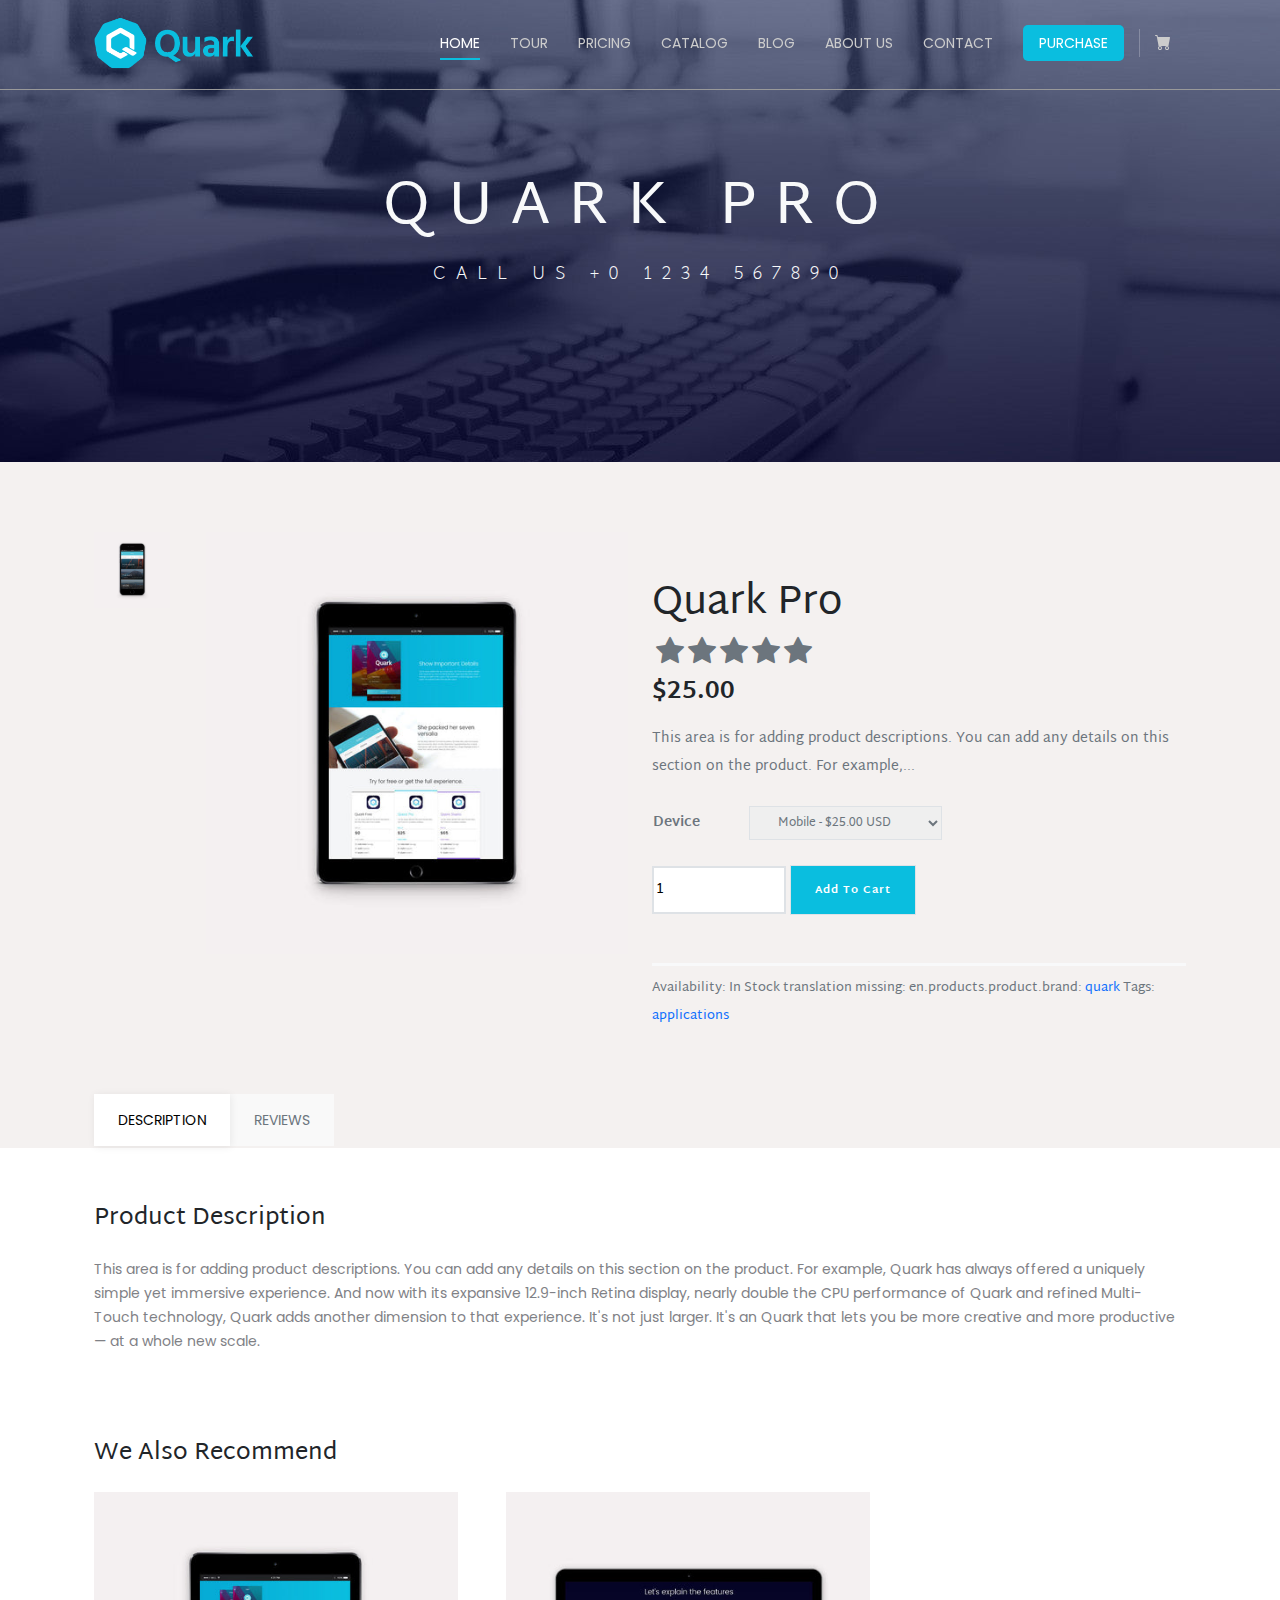
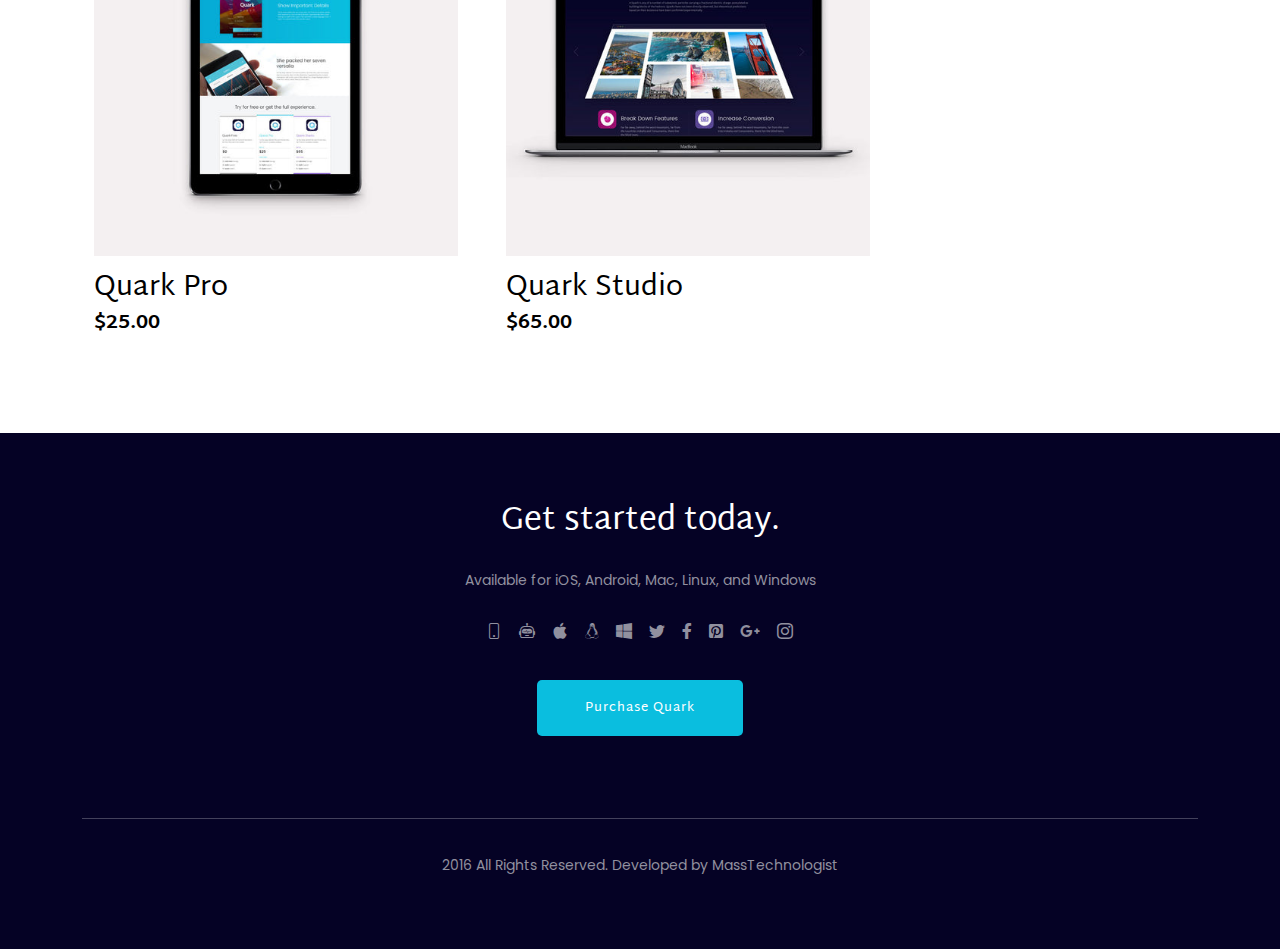
<file: pricing-details.html>
<!DOCTYPE html>
<html lang="en">
<head>
     <meta charset="UTF-8">
     <meta http-equiv="X-UA-Compatible" content="IE=edge">
     <meta name="viewport" content="width=device-width, initial-scale=1.0">
     <title>Quark Pro - quark</title>

     <!-- favicon icon -->
     <link rel="icon" href="img/favicon.png">

     <!-- Bootstrap -->
     <link rel="stylesheet" href="css/bootstrap.min.css">
     <link rel="stylesheet" href="css/bootstrap-icons.css">

     <!-- Font Awesome -->
     <link rel="stylesheet" href="css/all.min.css">
     
     <!-- stylesheet -->
     <link rel="stylesheet" href="css/style.css">
     <link rel="stylesheet" href="css/responsive.css">

</head>
<body>
     
     <!-- header -->

     <header class="line" id="Header">
          <div class="container py-3 ">
               <div class="row justify-content-between align-items-center position-relative">
                    <div class="col-xl-2 col-lg-2 col-md-3 col-5" id="logo">
                         <a href="index.html">
                           <img src="img/asset 0.png" alt="">
                         </a>
                    </div>
                    <div class="col-xl-9 col-lg-10 col-auto nav-bar">
                         <ul class="text-uppercase d-flex justify-content-end lap-menu">
                              <li>
                                   <a href="index.html" class="active">home</a>
                              </li>
                              <li>
                                   <a href="tour.html">tour</a>
                              </li>
                              <li>
                                   <a href="pricing.html">pricing</a>
                              </li>
                              <li>
                                   <a href="catalog.html">catalog</a>
                              </li>
                              <li>
                                   <a href="blog.html">blog</a>
                                   <ul class="sub-menu position-absolute m-3 top-100 border-top py-2">
                                        <li><a href="blog.html"> Blog</a></li>
                                        <li><a href="artical.html">Article</a></li>
                                    </ul>
                              </li>
                              <li>
                                   <a href="about-us.html">about us</a>
                              </li>
                              <li>
                                   <a href="contact.html">contact</a>
                              </li>
                              <li>
                                   <a href="index.html" class="nav-btn py-2 px-3">purchase</a>
                              </li>
                                   <div class="vr text-light"></div>
                              <li>
                                   <a href="add-to-cart.html"><i class="bi bi-cart-fill fs-6"></i></a>
                              </li>
                         </ul>

                         <div class="d-xl-none d-lg-none d-flex align-items-center gap-2">
                              <i class="fa-solid fa-bars sidebar p-2 fs-6"></i>
                              <a href="add-to-cart.html"><i class="bi bi-cart-fill fs-6 cart"></i></a>
                         </div>

                         <ul class="text-uppercase tablate-menu position-absolute">
                              <li>
                                   <a href="index.html">home</a>
                              </li>
                              <li>
                                   <a href="tour.html">tour</a>
                              </li>
                              <li>
                                   <a href="pricing.html">pricing</a>
                              </li>
                              <li>
                                   <a href="catalog.html">catalog</a>
                              </li>
                              <li class="align-items-center position-relative tablate-menu-blog">
                                   <a href="blog.html">blog</a><i class="fa-solid fa-angle-right tab-right-icon float-end p-3 top-0 position-absolute"></i>
                                   <ul class="tablate-sub-menu border-top">
                                        <li><a href="blog.html"> Blog</a></li>
                                        <li><a href="artical.html">Article</a></li>
                                    </ul>
                              </li>
                              <li>
                                   <a href="about-us.html">about us</a>
                              </li>
                              <li>
                                   <a href="contact.html">contact</a>
                              </li>
                         </ul>
                    </div>    
               </div>
          </div>
     </header>

     <!-- End header -->

     <main>

          <!-- banner -->

          <section class="pricing-banner text-light">
               <div class="text-center">
                    <h2 class="">QUARK PRO</h2>
                    <p class="fw-lighter pt-3">CALL US +0 1234 567890</p>
               </div>
          </section>

          <!-- End banner -->

          <!-- Quark Pro -->

          <section class="pricing-details">
               <div class="container spacer">
                    <div class="row d-flex mb-5">
                         <!-- <div class="col-lg-12 col-12"> -->
                              <div class="pricing-image-gallery w-50 ">
                                   <div class="pricing-thumbnail m-0 p-0 w-16 float-start">
                                        <a href="img/iphone1_large.jpg" class="d-block">
                                             <img src="img/iphone1_large.jpg" alt="" class="d-block float-none m-0">
                                        </a>
                                   </div>
                                   <div class="pricing-main-img d-block float-end">
                                        <a href="img/ipad-new_large.jpg">
                                             <img src="img/ipad-new_large.jpg" alt="" class="d-block h-auto">
                                        </a>
                                   </div>
                              </div>
                              <div class="pricing-summary w-50 pt-5">
                                   <h2 class="h1 ">Quark Pro</h2>
                                   <ul class="p-summary-stars d-flex pb-2">
                                        <li><a href="#" class="fs-3 ms-1 text-secondary"><i class="bi bi-star-fill"></i></a></li>
                                        <li><a href="#" class="fs-3 ms-1 text-secondary"><i class="bi bi-star-fill"></i></a></li>
                                        <li><a href="#" class="fs-3 ms-1 text-secondary"><i class="bi bi-star-fill"></i></a></li>
                                        <li><a href="#" class="fs-3 ms-1 text-secondary"><i class="bi bi-star-fill"></i></a></li>
                                        <li><a href="#" class="fs-3 ms-1 text-secondary"><i class="bi bi-star-fill"></i></a></li>
                                   </ul>
                                   <span class="h4 fw-bold">$25.00</span>
                                   <p class="pt-3 text-secondary">This area is for adding product descriptions. You can add any details on this section on the product. For example,...</p>
                                   <table class="fw-bold mt-4 text-secondary">
                                        <tr>
                                             <td class="pe-5">
                                                  <label for="device">Device</label>
                                             </td>
                                             <td class="">
                                                  <select name="" id="" class="text-secondary border-Secondary border text-secondary py-1 px-4">
                                                       <option value="">Mobile - $25.00 USD</option>
                                                       <option value="">Tablet - $25.00 USD</option>
                                                       <option value="">Desktop - $25.00 USD</option>
                                                       <option value="" selected>Mobile - $25.00 USD</option>
                                                  </select>
                                             </td>
                                        </tr>
                                   </table>
                                   <div class="quantity w-100 mt-4">
                                        <input class="border-Secondary border border-2 py-2 w-25" type="number" name="" id="" maxlength="20" minlength="1" size="20" value="1">
                                        <a href="add-to-cart.html">
                                             <button type="submit" class="text-capitalize w-45 btn border px-4 py-3 rounded-0 fw-bold">add to cart</button>
                                        </a>
                                   </div>
                                   <div class="border-top border-light border-3 mt-5 pt-2 pro-meta text-secondary">
                                        <span>Availability: In Stock</span>
                                        <span>
                                             translation missing: en.products.product.brand:
                                             <a href="pricing-details.html" class="">quark </a>
                                        </span>
                                        <span>Tags: 
                                             <a href="pricing-details.html">applications</a>
                                        </span>
                                   </div>
                              </div>
                         <!-- </div> -->
                    </div>
               </div>
          </section>

          <!-- End Quark Pro -->

          <!-- review and description -->

          <section class="pricing-review bgWhite">
               <div class="container spacer">
                    <div class="row">
                         <div class="pricing--review-tabs">
                              <ul class="pricing-tabs d-flex">
                                   <li class="active z-2">
                                        <a href="#" class="text-black fs-6 text-uppercase py-3 px-4">Description</a>
                                   </li>
                                   <li class="d-inline-block z-0">
                                        <a href="#" class="text-secondary fs-6 text-uppercase py-3 px-4">Reviews</a>
                                   </li>
                              </ul>
                              <div class="spacer">
                                   <h4>Product Description</h4>
                                   <p class="pt-4">This area is for adding product descriptions. You can add any details on this section on the product. For example, Quark has always offered a uniquely simple yet immersive experience. And now with its expansive 12.9-inch Retina display, nearly double the CPU performance of Quark and refined Multi-Touch technology, Quark adds another dimension to that experience. It's not just larger. It's an Quark that lets you be more creative and more productive — at a whole new scale.</p>
                              </div>
                         </div>
                         <div class="pricing-related-product mt-3 mb-4">
                              <h4>We Also Recommend</h4>
                              <div class="d-flex mt-4 gap-5">
                                   <div class="col-md-4">
                                        <div class="cat-single-product text-black position-relative">
                                             <div class="pricing-layer w-100 position-absolute ps-3 pt-2 lh-4">
                                                  <a href="#">Select options</a>
                                             </div>
                                             <img src="img/ipad-new_large.jpg" alt="" class="w-100">
                                             <h3 class="pb-1 pt-3">Quark Pro</h3>
                                             <span class="fs-5"><b>$25.00</b></span>
                                        </div>
                                   </div>
                                   <div class="col-md-4">
                                        <div class="cat-single-product text-black position-relative">
                                             <div class="pricing-layer w-100 position-absolute ps-3 pt-2 lh-4">
                                                  <a href="#">Select options</a>
                                             </div>
                                             <img src="img/laptop-image_large.jpg" alt="" class="w-100">
                                             <h3 class="pb-1 pt-3">Quark Studio</h3>
                                             <span class="fs-5"><b>$65.00</b></span>
                                        </div>
                                   </div>
                              </div>
                         </div>
                    </div>
               </div>
          </section>

          <!-- End review and description -->
     </main>
          
      <!-- Footer -->

      <footer>
          <section class="bgBlue site-footer">
               <div class="container spacer text-center">
                    <h2>Get started today.</h2>
                    <p class="pt-4 pb-4">Available for iOS, Android, Mac, Linux, and Windows</p>
                    <ul class="social-icon d-flex justify-content-center">
                         <li><a href="#" class="px-2 fs-6"><i class="bi bi-phone"></i></a></li>
                         <li><a href="#" class="px-2 fs-6"><i class="bi bi-robot"></i></a></li>
                         <li><a href="#" class="px-2 fs-6"><i class="bi bi-apple"></i></a></li>
                         <li><a href="#" class="px-2 fs-6"><i class="fa-brands fa-linux"></i></a></li>
                         <li><a href="#" class="px-2 fs-6"><i class="bi bi-windows"></i></a></li>
                         <li><a href="#" class="px-2 fs-6"><i class="bi bi-twitter"></i></a></li>
                         <li><a href="#" class="px-2 fs-6"><i class="fa-brands fa-facebook-f"></i></a></li>
                         <li><a href="#" class="px-2 fs-6"><i class="fa-brands fa-square-pinterest"></i></a></li>
                         <li><a href="#" class="px-2 fs-6"><i class="fa-brands fa-google-plus-g"></i></a></li>
                         <li><a href="#" class="px-2 fs-6"><i class="bi bi-instagram"></i></a></li>
                    </ul>
                    <div class="mt-5">
                         <a href="#" class="nav-btn py-3 px-5">Purchase Quark</a>
                    </div>
                    <hr class="mt-5">
                    <div class="copyright pt-3">
                         <p>2016 All Rights Reserved. Developed by MassTechnologist</p>
                    </div>
               </div>
          </section>
     </footer> 

     <!--  End Footer -->

     <script src="js/jquery-3.6.3.min.js"></script>
     <script src="js/script.js "></script>

</body>
</html>
</file>
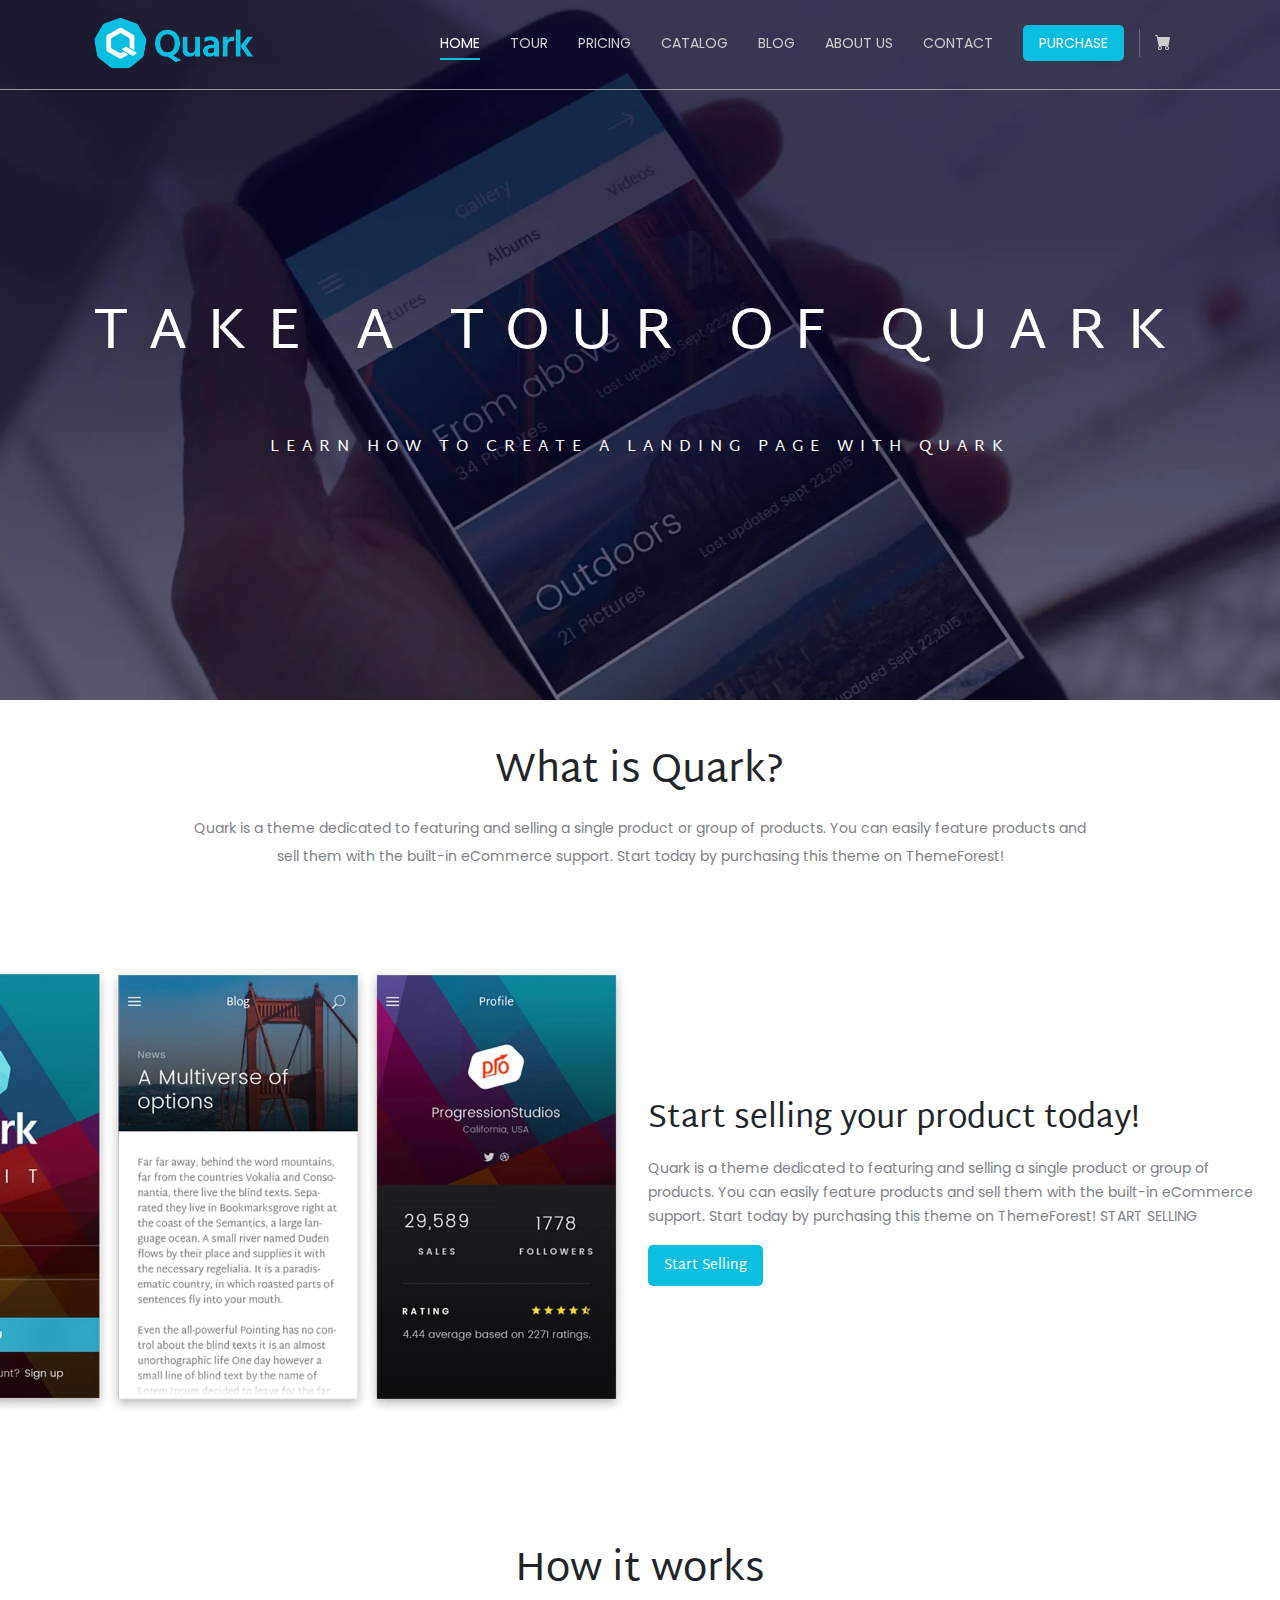
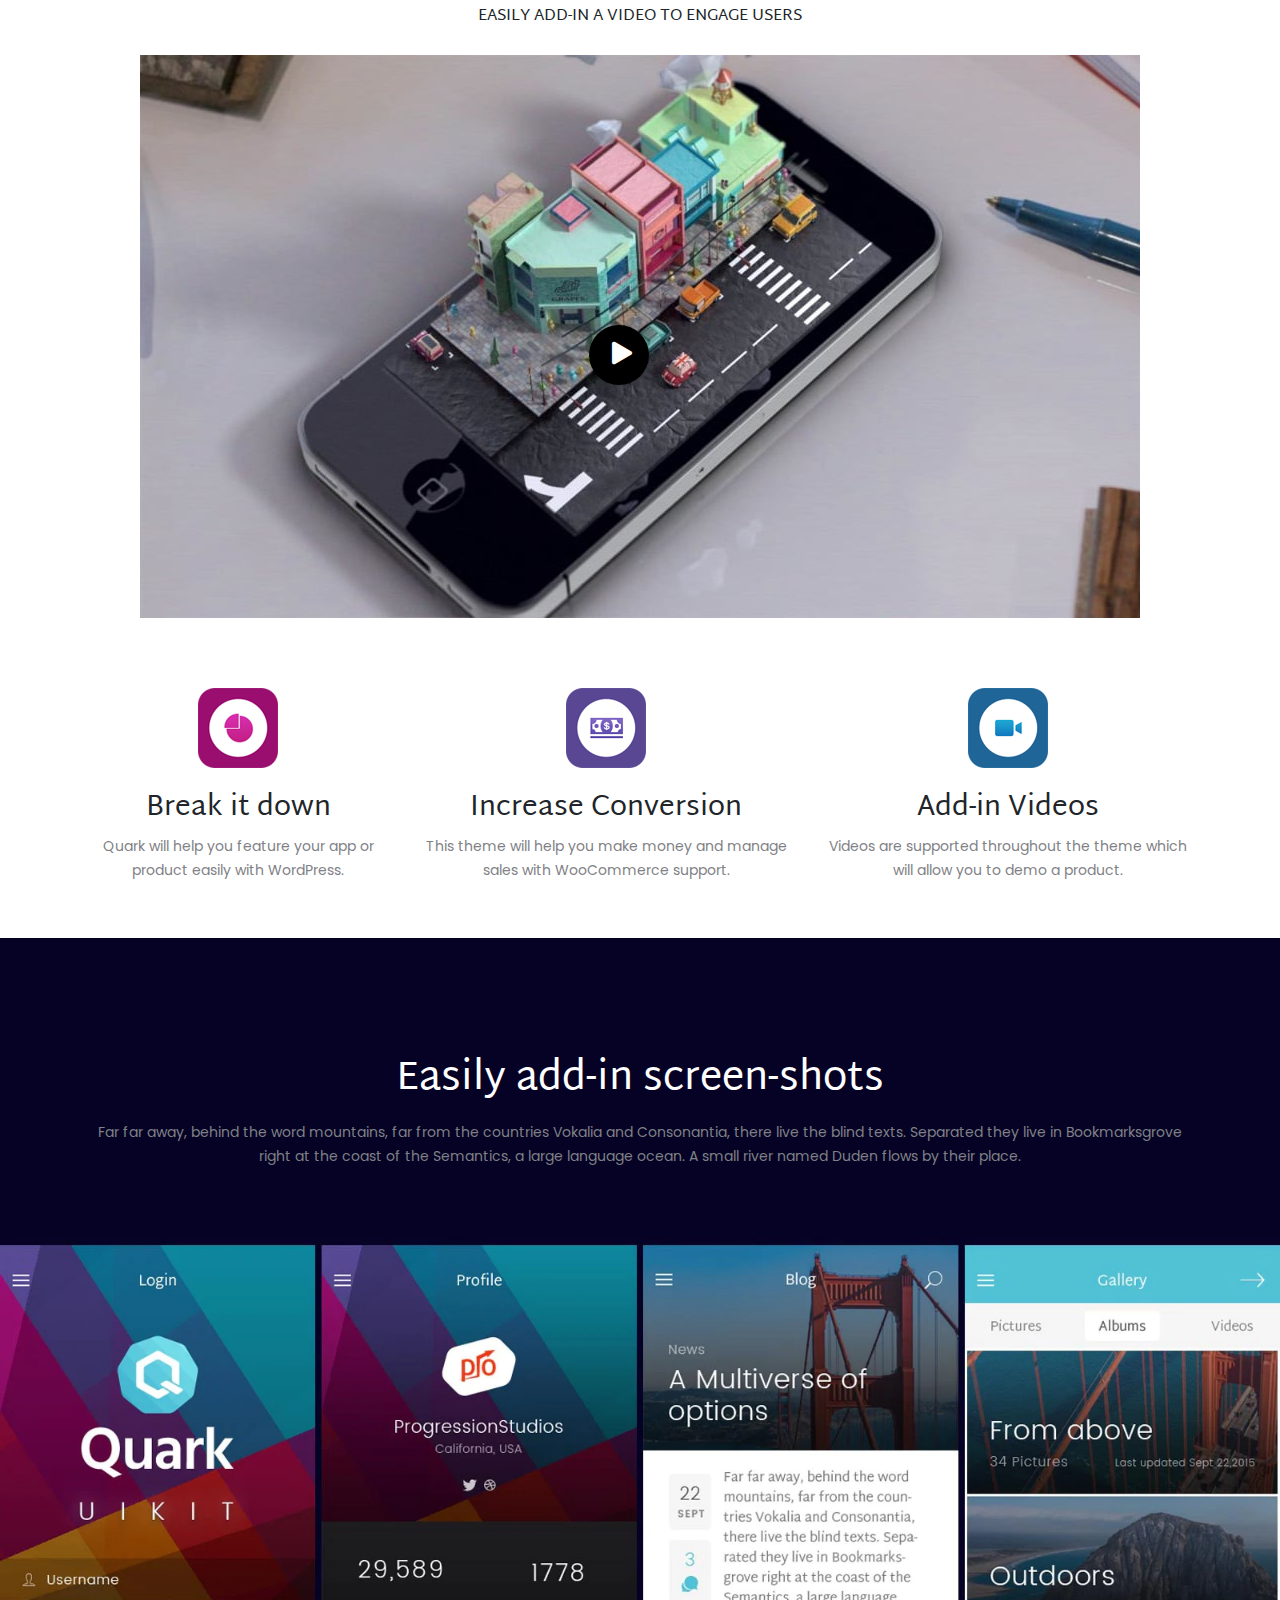
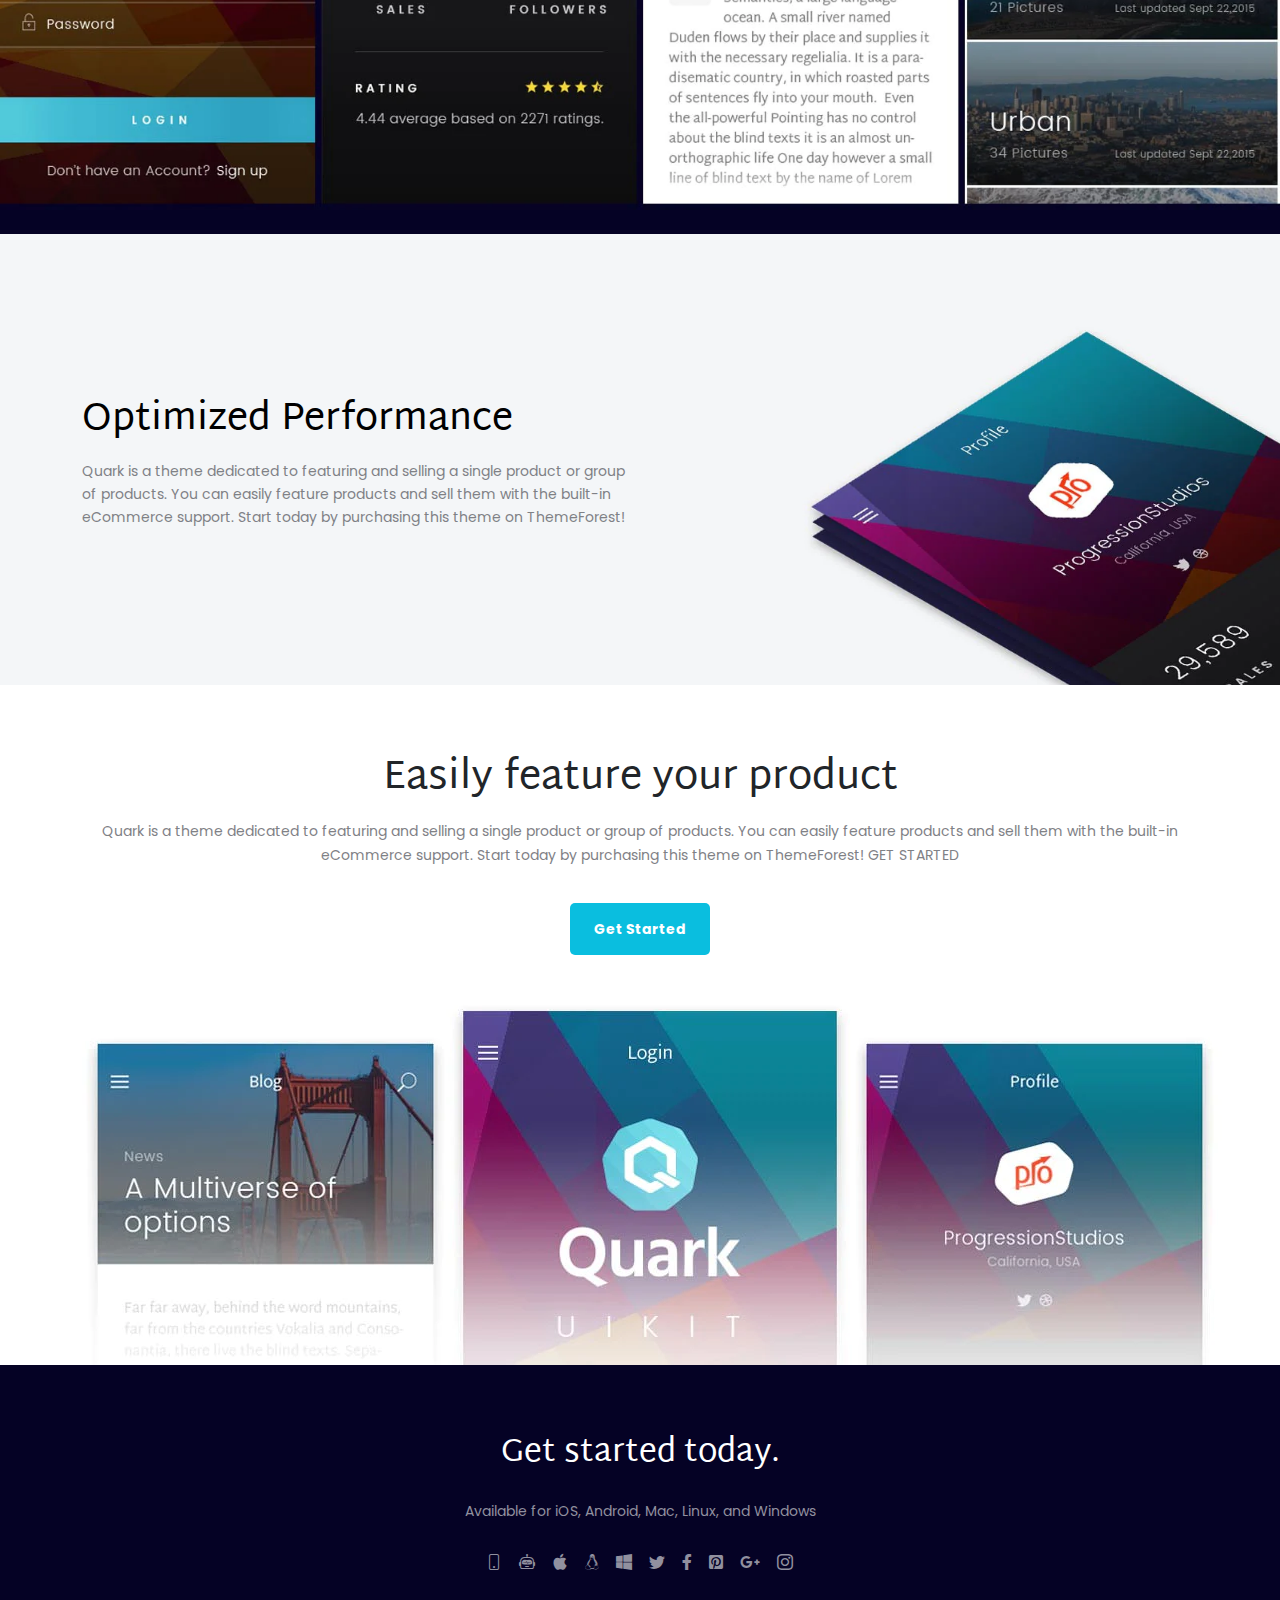
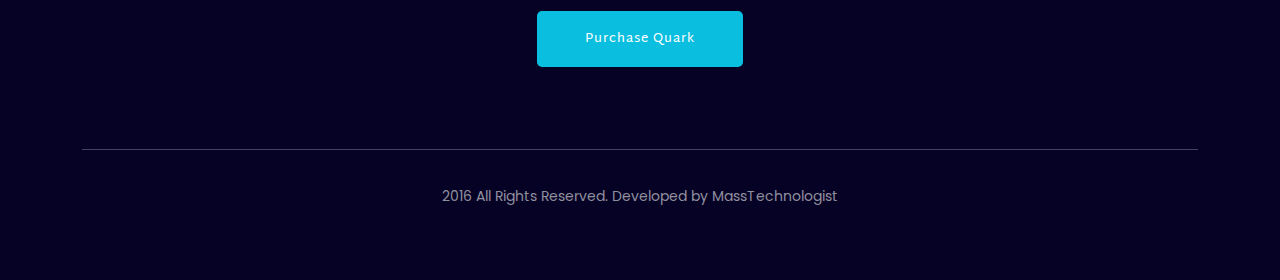
<file: tour.html>
<!DOCTYPE html>
<html lang="en">
<head>
     <meta charset="UTF-8">
     <meta http-equiv="X-UA-Compatible" content="IE=edge">
     <meta name="viewport" content="width=device-width, initial-scale=1.0">
     <title>tour - quark</title>

     <!-- favicon icon -->
     <link rel="icon" href="img/favicon.png">

     <!-- Bootstrap -->
     <link rel="stylesheet" href="css/bootstrap.min.css">
     <link rel="stylesheet" href="css/bootstrap-icons.css">

     <!-- Font Awesome -->
     <link rel="stylesheet" href="css/all.min.css">
     
     <!-- stylesheet -->
     <link rel="stylesheet" href="css/style.css">
     <link rel="stylesheet" href="css/responsive.css">

</head>
<body>

      <!-- header -->

      <header class="line" id="Header">
          <div class="container py-3 ">
               <div class="row justify-content-between align-items-center position-relative">
                    <div class="col-xl-2 col-lg-2 col-md-3 col-5" id="logo">
                         <a href="index.html">
                           <img src="img/asset 0.png" alt="">
                         </a>
                    </div>
                    <div class="col-xl-9 col-lg-10 col-auto nav-bar">
                         <ul class="text-uppercase d-flex justify-content-end lap-menu">
                              <li>
                                   <a href="index.html" class="active">home</a>
                              </li>
                              <li>
                                   <a href="tour.html">tour</a>
                              </li>
                              <li>
                                   <a href="pricing.html">pricing</a>
                              </li>
                              <li>
                                   <a href="catalog.html">catalog</a>
                              </li>
                              <li>
                                   <a href="blog.html">blog</a>
                                   <ul class="sub-menu position-absolute m-3 top-100 border-top py-2">
                                        <li><a href="blog.html"> Blog</a></li>
                                        <li><a href="artical.html">Article</a></li>
                                    </ul>
                              </li>
                              <li>
                                   <a href="about-us.html">about us</a>
                              </li>
                              <li>
                                   <a href="contact.html">contact</a>
                              </li>
                              <li>
                                   <a href="index.html" class="nav-btn py-2 px-3">purchase</a>
                              </li>
                                   <div class="vr text-light"></div>
                              <li>
                                   <a href="add-to-cart.html"><i class="bi bi-cart-fill fs-6"></i></a>
                              </li>
                         </ul>

                         <div class="d-xl-none d-lg-none d-flex align-items-center gap-2">
                              <i class="fa-solid fa-bars sidebar p-2 fs-6"></i>
                              <a href="add-to-cart.html"><i class="bi bi-cart-fill fs-6 cart"></i></a>
                         </div>

                         <ul class="text-uppercase tablate-menu position-absolute">
                              <li>
                                   <a href="index.html">home</a>
                              </li>
                              <li>
                                   <a href="tour.html">tour</a>
                              </li>
                              <li>
                                   <a href="pricing.html">pricing</a>
                              </li>
                              <li>
                                   <a href="catalog.html">catalog</a>
                              </li>
                              <li class="align-items-center position-relative tablate-menu-blog">
                                   <a href="blog.html">blog</a><i class="fa-solid fa-angle-right tab-right-icon float-end p-3 top-0 position-absolute"></i>
                                   <ul class="tablate-sub-menu border-top">
                                        <li><a href="blog.html"> Blog</a></li>
                                        <li><a href="artical.html">Article</a></li>
                                    </ul>
                              </li>
                              <li>
                                   <a href="about-us.html">about us</a>
                              </li>
                              <li>
                                   <a href="contact.html">contact</a>
                              </li>
                         </ul>
                    </div>    
               </div>
          </div>
     </header>

     <!-- End header -->

     <main>

          <!-- banner section -->

     <section class="tour-banner">
          <div class="text-center">
               <h2 class="mb-5">TAKE A TOUR OF QUARK</h2>
               <p class="fs-6 pt-3">LEARN HOW TO CREATE A LANDING PAGE WITH QUARK</p>
          </div>
     </section>

     <!-- End banner section -->

     <!-- What is Quark? -->

     <section class="tour-quark pb-5 bgWhite">
          <div class="text-center container">
               <h2 class="h1 pt-5">What is Quark?</h2>
               <p>Quark is a theme dedicated to featuring and selling a single product or group of products. You can easily feature products and sell them with the built-in eCommerce support. Start today by purchasing this theme on ThemeForest!</p>
          </div>
     </section>

     <!-- End What is Quark? -->

     <!-- Start selling your product today! -->

     <section class="tour-sel-product bgWhite">
          <div class="d-md-flex align-items-center gap-3 pt-4 pb-5">
               <div class="left-content w-50">
                    <img src="img/feature_1.webp" alt="" class="object-fit-cover w-100">
               </div>
               <div class="right-content w-50 pe-3">
                    <h2 class="mb-3">Start selling your product today!</h2>
                    <p class="mb-4">Quark is a theme dedicated to featuring and selling a single product or group of products. You can easily feature products and sell them with the built-in eCommerce support. Start today by purchasing this theme on ThemeForest! START SELLING</p>
                    <a href="catalog.html" class="nav-btn py-2 px-3">Start Selling</a>
               </div>
          </div>
     </section>

     <!-- End Start selling your product today! -->

     <!-- How it works -->

     <section class="tour-work bgWhite">
          <div class="spacer text-center">
               <h2 class="h1">How it works</h2>
               <p class="fs-6 mt-1">EASILY ADD-IN A VIDEO TO ENGAGE USERS</p>
               <div class="video-frame position-relative">
                    <i class="bi bi-play-fill fs-1 video-btn position-absolute top-50"></i>
                    <a href="https://player.vimeo.com/video/40056491"><img src="img/video-bg.jpeg" alt="" class="mt-4"></a>
                    <!-- <ul class="position-absolute">
                         <li class="pb-2">
                              <button>
                                   <i class="bi bi-heart"></i>
                              </button>
                         </li>
                         <li class="pb-2">
                              <button>
                                   <i class="bi bi-stopwatch"></i>
                              </button>
                         </li>
                         <li class="pb-2">
                              <button>
                                   <i class="bi bi-send"></i>
                              </button>
                         </li>
                    </ul> -->
               </div>
          </div>
     </section>     

     <!-- End How it works -->

     <!-- features -->

     <section class="tour-feature bgWhite pb-5">
          <div class="container">
               <div class="main-tour-feature d-md-flex text-center gap-3">
                    <div class="tour-fea-txt pb-2">
                         <img src="img/asset 4.png" alt="" class="mb-4">
                         <h3 class="mb-2">Break it down</h3>
                         <p>Quark will help you feature your app or product easily with WordPress.</p>
                    </div>
                    <div class="tour-fea-txt pb-2">
                         <img src="img/asset 5.png" alt="" class="mb-4">
                         <h3 class="mb-2">Increase Conversion</h3>
                         <p>This theme will help you make money and manage sales with WooCommerce support.</p>
                    </div>
                    <div class="tour-fea-txt pb-2">
                         <img src="img/asset 6.png" alt="" class="mb-4">
                         <h3 class="mb-2">Add-in Videos</h3>
                         <p class="">Videos are supported throughout the theme which will allow you to demo a product.</p>
                    </div>
               </div>
          </div>
     </section>

     <!-- End features -->

     <!-- Easily add-in screen-shots -->

     <section class="tour-ss bgBlue">
          <div class="spacer container text-center">
               <h2 class="h1 pb-2 pt-5">Easily add-in screen-shots</h2>
               <p>Far far away, behind the word mountains, far from the countries Vokalia and Consonantia, there live the blind texts. Separated they live in Bookmarksgrove right at the coast of the Semantics, a large language ocean. A small river named Duden flows by their place.</p>
          </div>
          <img src="img/feature_4_image.webp" alt="" class="object-fit-cover h-auto w-100 mb-4">
     </section>

     <!-- End Easily add-in screen-shots -->

     <!-- Eye-catching images -->

     <section class="performance tour-catch-img">
          <div class="container spacer">
               <div class="w-50 spacer">
                    <h2 class="mt-4 text-black">Optimized Performance</h2>
                    <p class="py-3">Quark is a theme dedicated to featuring and selling a single product or group of products. You can easily feature products and sell them with the built-in eCommerce support. Start today by purchasing this theme on ThemeForest!</p>
               </div>
          </div>
     </section>

     <!-- End Eye-catching images -->

     <!-- Easily feature your product -->

     <section class="tour-feature-product bgWhite">
          <div class="container spacer-1 text-center">
               <h2 class="h1 pb-2">Easily feature your product</h2>
               <p class="mb-5">Quark is a theme dedicated to featuring and selling a single product or group of products. You can easily feature products and sell them with the built-in eCommerce support. Start today by purchasing this theme on ThemeForest! GET STARTED</p>
               <a href="catalog.html" class="nav-btn py-3 px-4 fw-bold">Get Started</a>
               <div>
                    <img src="img/feature_6_image.webp" alt="" class="mt-5 object-fit-cover">
               </div>
          </div>
     </section>

     <!-- End Easily feature your product -->

     </main>

     <!-- Footer -->

     <footer>
          <section class="bgBlue site-footer">
               <div class="container spacer text-center">
                    <h2>Get started today.</h2>
                    <p class="pt-4 pb-4">Available for iOS, Android, Mac, Linux, and Windows</p>
                    <ul class="social-icon d-flex justify-content-center">
                         <li><a href="#" class="px-2 fs-6"><i class="bi bi-phone"></i></a></li>
                         <li><a href="#" class="px-2 fs-6"><i class="bi bi-robot"></i></a></li>
                         <li><a href="#" class="px-2 fs-6"><i class="bi bi-apple"></i></a></li>
                         <li><a href="#" class="px-2 fs-6"><i class="fa-brands fa-linux"></i></a></li>
                         <li><a href="#" class="px-2 fs-6"><i class="bi bi-windows"></i></a></li>
                         <li><a href="#" class="px-2 fs-6"><i class="bi bi-twitter"></i></a></li>
                         <li><a href="#" class="px-2 fs-6"><i class="fa-brands fa-facebook-f"></i></a></li>
                         <li><a href="#" class="px-2 fs-6"><i class="fa-brands fa-square-pinterest"></i></a></li>
                         <li><a href="#" class="px-2 fs-6"><i class="fa-brands fa-google-plus-g"></i></a></li>
                         <li><a href="#" class="px-2 fs-6"><i class="bi bi-instagram"></i></a></li>
                    </ul>
                    <div class="mt-5">
                         <a href="#" class="nav-btn py-3 px-5">Purchase Quark</a>
                    </div>
                    <hr class="mt-5">
                    <div class="copyright pt-3">
                         <p>2016 All Rights Reserved. Developed by MassTechnologist</p>
                    </div>
               </div>
          </section>
     </footer>

     <!-- End Footer -->
     
     <script src="js/jquery-3.6.3.min.js"></script>
     <script src="js/script.js "></script>

</body>
</html>
</file>
<file: css/style.css>
@import url('https://fonts.googleapis.com/css2?family=Martel+Sans:wght@300;400;600;700&family=Poppins:wght@300;400;500;600&display=swap');

/* poppins-300 - latin */
@font-face {
     font-display: swap; /* Check https://developer.mozilla.org/en-US/docs/Web/CSS/@font-face/font-display for other options. */
     font-family: 'Poppins';
     font-style: normal;
     font-weight: 300;
     src: url('../fonts/poppins-v20-latin-300.eot'); /* IE9 Compat Modes */
     src: url('../fonts/poppins-v20-latin-300.eot?#iefix') format('embedded-opentype'), /* IE6-IE8 */
          url('../fonts/poppins-v20-latin-300.woff2') format('woff2'), /* Super Modern Browsers */
          url('../fonts/poppins-v20-latin-300.woff') format('woff'), /* Modern Browsers */
          url('../fonts/poppins-v20-latin-300.ttf') format('truetype'), /* Safari, Android, iOS */
          url('../fonts/poppins-v20-latin-300.svg#Poppins') format('svg'); /* Legacy iOS */
   }
   /* poppins-regular - latin */
   @font-face {
     font-display: swap; /* Check https://developer.mozilla.org/en-US/docs/Web/CSS/@font-face/font-display for other options. */
     font-family: 'Poppins';
     font-style: normal;
     font-weight: 400;
     src: url('../fonts/poppins-v20-latin-regular.eot'); /* IE9 Compat Modes */
     src: url('../fonts/poppins-v20-latin-regular.eot?#iefix') format('embedded-opentype'), /* IE6-IE8 */
          url('../fonts/poppins-v20-latin-regular.woff2') format('woff2'), /* Super Modern Browsers */
          url('../fonts/poppins-v20-latin-regular.woff') format('woff'), /* Modern Browsers */
          url('../fonts/poppins-v20-latin-regular.ttf') format('truetype'), /* Safari, Android, iOS */
          url('../fonts/poppins-v20-latin-regular.svg#Poppins') format('svg'); /* Legacy iOS */
   }
   /* poppins-500 - latin */
   @font-face {
     font-display: swap; /* Check https://developer.mozilla.org/en-US/docs/Web/CSS/@font-face/font-display for other options. */
     font-family: 'Poppins';
     font-style: normal;
     font-weight: 500;
     src: url('../fonts/poppins-v20-latin-500.eot'); /* IE9 Compat Modes */
     src: url('../fonts/poppins-v20-latin-500.eot?#iefix') format('embedded-opentype'), /* IE6-IE8 */
          url('../fonts/poppins-v20-latin-500.woff2') format('woff2'), /* Super Modern Browsers */
          url('../fonts/poppins-v20-latin-500.woff') format('woff'), /* Modern Browsers */
          url('../fonts/poppins-v20-latin-500.ttf') format('truetype'), /* Safari, Android, iOS */
          url('../fonts/poppins-v20-latin-500.svg#Poppins') format('svg'); /* Legacy iOS */
   }
   /* poppins-600 - latin */
   @font-face {
     font-display: swap; /* Check https://developer.mozilla.org/en-US/docs/Web/CSS/@font-face/font-display for other options. */
     font-family: 'Poppins';
     font-style: normal;
     font-weight: 600;
     src: url('../fonts/poppins-v20-latin-600.eot'); /* IE9 Compat Modes */
     src: url('../fonts/poppins-v20-latin-600.eot?#iefix') format('embedded-opentype'), /* IE6-IE8 */
          url('../fonts/poppins-v20-latin-600.woff2') format('woff2'), /* Super Modern Browsers */
          url('../fonts/poppins-v20-latin-600.woff') format('woff'), /* Modern Browsers */
          url('../fonts/poppins-v20-latin-600.ttf') format('truetype'), /* Safari, Android, iOS */
          url('../fonts/poppins-v20-latin-600.svg#Poppins') format('svg'); /* Legacy iOS */
   }

   /* martel-sans-300 - latin */
@font-face {
     font-display: swap; /* Check https://developer.mozilla.org/en-US/docs/Web/CSS/@font-face/font-display for other options. */
     font-family: 'Martel Sans';
     font-style: normal;
     font-weight: 300;
     src: url('../fonts/martel-sans-v12-latin-300.eot'); /* IE9 Compat Modes */
     src: url('../fonts/martel-sans-v12-latin-300.eot?#iefix') format('embedded-opentype'), /* IE6-IE8 */
          url('../fonts/martel-sans-v12-latin-300.woff2') format('woff2'), /* Super Modern Browsers */
          url('../fonts/martel-sans-v12-latin-300.woff') format('woff'), /* Modern Browsers */
          url('../fonts/martel-sans-v12-latin-300.ttf') format('truetype'), /* Safari, Android, iOS */
          url('../fonts/martel-sans-v12-latin-300.svg#MartelSans') format('svg'); /* Legacy iOS */
   }
   /* martel-sans-regular - latin */
   @font-face {
     font-display: swap; /* Check https://developer.mozilla.org/en-US/docs/Web/CSS/@font-face/font-display for other options. */
     font-family: 'Martel Sans';
     font-style: normal;
     font-weight: 400;
     src: url('../fonts/martel-sans-v12-latin-regular.eot'); /* IE9 Compat Modes */
     src: url('../fonts/martel-sans-v12-latin-regular.eot?#iefix') format('embedded-opentype'), /* IE6-IE8 */
          url('../fonts/martel-sans-v12-latin-regular.woff2') format('woff2'), /* Super Modern Browsers */
          url('../fonts/martel-sans-v12-latin-regular.woff') format('woff'), /* Modern Browsers */
          url('../fonts/martel-sans-v12-latin-regular.ttf') format('truetype'), /* Safari, Android, iOS */
          url('../fonts/martel-sans-v12-latin-regular.svg#MartelSans') format('svg'); /* Legacy iOS */
   }
   /* martel-sans-600 - latin */
   @font-face {
     font-display: swap; /* Check https://developer.mozilla.org/en-US/docs/Web/CSS/@font-face/font-display for other options. */
     font-family: 'Martel Sans';
     font-style: normal;
     font-weight: 600;
     src: url('../fonts/martel-sans-v12-latin-600.eot'); /* IE9 Compat Modes */
     src: url('../fonts/martel-sans-v12-latin-600.eot?#iefix') format('embedded-opentype'), /* IE6-IE8 */
          url('../fonts/martel-sans-v12-latin-600.woff2') format('woff2'), /* Super Modern Browsers */
          url('../fonts/martel-sans-v12-latin-600.woff') format('woff'), /* Modern Browsers */
          url('../fonts/martel-sans-v12-latin-600.ttf') format('truetype'), /* Safari, Android, iOS */
          url('../fonts/martel-sans-v12-latin-600.svg#MartelSans') format('svg'); /* Legacy iOS */
   }
   /* martel-sans-700 - latin */
   @font-face {
     font-display: swap; /* Check https://developer.mozilla.org/en-US/docs/Web/CSS/@font-face/font-display for other options. */
     font-family: 'Martel Sans';
     font-style: normal;
     font-weight: 700;
     src: url('../fonts/martel-sans-v12-latin-700.eot'); /* IE9 Compat Modes */
     src: url('../fonts/martel-sans-v12-latin-700.eot?#iefix') format('embedded-opentype'), /* IE6-IE8 */
          url('../fonts/martel-sans-v12-latin-700.woff2') format('woff2'), /* Super Modern Browsers */
          url('../fonts/martel-sans-v12-latin-700.woff') format('woff'), /* Modern Browsers */
          url('../fonts/martel-sans-v12-latin-700.ttf') format('truetype'), /* Safari, Android, iOS */
          url('../fonts/martel-sans-v12-latin-700.svg#MartelSans') format('svg'); /* Legacy iOS */
   }

:root{
     --nav-txt:#ccc;
     --title-txt:#0abede;
     --btn-sky:#0ABEDF;
     --main-font:#fff;
     --bg-color:#050225;
     --body-txt:#9291a0;
     --fontpoppins: 'Poppins', sans-serif; 
}   

body{
     font-family: 'Martel Sans', sans-serif;
     /* font-family: 'Poppins', sans-serif; */
     line-height: 28px;
     color: var();   
     font-size: 14px;
     background-color: #a9a9a9;

     overflow: auto;
     scrollbar-width: thin;
     scrollbar-color: #888 #f1f1f1;
}
a{
     text-decoration: none;
}
ul{
     list-style: none;
     margin: 0;
     padding: 0;
}
h1,h2,h3,h4,h5,h6,p{
     margin: 0;
}
.spacer{
     padding-top: 70px;
     padding-bottom: 70px;
}
.spacer-1{
     padding-top: 70px;
}
.row{
     margin: 0;
}

.bgBlue{
     background-color: var(--bg-color);
     color: var(--main-font);
}
.bgWhite{
     background-color: #fff;
}
/* Customize the scroll bar */
::-webkit-scrollbar {
     width: 12px;
   }
   
   ::-webkit-scrollbar-track {
     background: #f1f1f1;
   }
   
   ::-webkit-scrollbar-thumb {
     /* background: #0ABEDF; */
     background-image: linear-gradient(to bottom, #0ad6fa, #6ca9b3);
     border-radius: 12px;
     border: 2px solid;
     border-image: linear-gradient(to bottom, #ffffff, #e6e6e6) 1 100%;
   }
   
   ::-webkit-scrollbar-thumb:hover {
     /* background: #555555; */
     background-image: linear-gradient(to top, #0ad6fa, #6ca9b3);
   }
   
/* ======================================================
                         Header                               
========================================================= */
#Header{
     position: fixed;
     top: 0;
     width: 100%;
     height: 90px;
     background-color: transparent;
     z-index: 9999;
     transition: .5s;
     transition: background-color 0.3s ease;
}
#Header.scrolled {
     background-color: rgba(4, 1, 29, 0.92);
     box-shadow: 0 2px 2px 0 rgba(0, 0, 0, 0.14), 0 3px 1px -2px rgba(0, 0, 0, 0.2), 0 1px 5px 0 rgba(0, 0, 0, 0.12);
}
.lap-menu > li > a{
     color: var(--nav-txt);
     margin: 0 15px;
     transition: .4s;
     font-size: 14px;
}
.lap-menu > li:hover > a,
.lap-menu > li > a.active{
     color: var(--main-font);
     text-underline-offset: 10px;
     text-decoration: 2px underline var(--title-txt);
}
.lap-menu > li:nth-child(5) > a{
     padding-bottom: 40px !important;
}
.lap-menu > li:nth-child(8) > a{
     text-decoration: none;
}
.nav-btn{
     background-color: var(--btn-sky);
     font-size: 14px;
     color: var(--main-font) !important;
     border-radius: 5px;
}

.lap-menu .sub-menu{
     /* width: 200px; */
     display: none;
     /* position: absolute; */
     
     /* top: 100%; */
     /* left: 0; */
     background-color: #000;
     transition: .4s; 
     border-color: var(--title-txt) !important;
     /* box-shadow: 3px 3px 3px #000; */
 }
.lap-menu .sub-menu li a {
     display: block;
     color: #999;
     font-size: 11px !important;
     line-height: 35px;
     padding-left: 15px;
     padding-right: 100px;
}
.lap-menu  li:hover .sub-menu{
     display: block;
     border: none;
}
.sub-menu li a:hover{
     color: var(--main-font);
}
.tablate-menu{
     display: none;
}
.line{
     border-bottom:1px solid #999;
}

/* ======================================================
                         Main                               
========================================================= */

/* -----------slider------------- */

#main-banner .owl-stage-outer,
#main-banner .owl-stage,.owl-item{
     height: 100vh;
}
#main-banner.owl-carousel .owl-item .item,
#main-banner.owl-carousel .owl-item .item.sec-img,
#main-banner.owl-carousel .owl-item .item.third-slide{
     background-image: url(../img/asset\ 9.jpeg);
     height: 100vh;
     width: 100%;
     background-position: bottom;
     background-position: center center;
}
#main-banner.owl-carousel .owl-item .item.sec-slide{
     background-image: url(../img/asset\ 10.jpeg);
}
#main-banner.owl-carousel .owl-item .item.third-slide{
     background-image: url(../img/asset\ 11.jpeg);
}
#main-banner.owl-theme .owl-nav {
     position: absolute;
     top: 50%;
     width: 100%;
     margin: 0 !important;
}
#main-banner .owl-nav .owl-prev,
#main-banner .owl-nav .owl-next{
     position: absolute;
     left: 50px;
     height: 50px;
     width: 40px;
     background: #000;
     color: #fff;
     /* border-radius: 50% !important; */
     font-size: 30px;
     transform: translateY(-50%);
}
#main-banner .owl-nav .owl-next{
     left: auto;
     right: 50px;
}
.main-banner-txt{
     overflow: hidden;
     top: 20%;
     /* left: 150px; */
     font-size: 13px;
     color: var(--nav-txt);
}
.main-banner-txt .left-side{
     z-index: 5;
     /* width: 70%; */
     /* text-align: left; */
     color: #fff;
     overflow: hidden;
     padding: 30px;
}
.main-banner-txt .left-side .h1{
     font-size: 51px;
     color: var(--main-font);
}
#main-banner .banner-caption{
     color: var(--nav-txt);
}
.main-banner-txt .left-side a{
     color: var(--main-font);
     font-weight: bold;
     font-family: sans-serif;
     border: 2px solid;  
     transition: .3s;
}
.main-banner-txt .left-side a:hover{
     background-color: #fff;
     color: #767575;
     border-color: #fff;
}
.main-banner-txt .left-side .video-btn{
     color: var(--main-font);
     background-color: var(--btn-sky);
     border-color: var(--btn-sky);
}
.main-banner-txt .left-side .video-btn:hover{
     background-color: #767575;
     border-color: #767575;
     color: var(--main-font);
}
.item .main-banner-txt{
     top: 30%;
}
/* .item .right-side img{
     width: 90%;
} */
/* .item.sec-slide .right-side img{
     width: 80%;
} */
.item.sec-slide .main-banner-txt .h1{
     font-size: 45px;
}
.item.third-slide .main-banner-txt{
     left: 0;
     top: 30%;
}

/* ------------------------- features ---------------------*/

.feature .feature-cap{
     font-family: var(--fontpoppins);
     color: var(--body-txt);
     /* margin: 25px 150px; */
}
.feature .feature-txt p{
     color: var(--body-txt);
     font-family: var(--fontpoppins);
     line-height: 24px;
}

/* ---------------------------Optimized Performance------------------- */

.performance,
.tour-catch-img{
     background-image: url(../img/asset\ 12.jpeg);
     width: 100%;
     height:100%;
     /* background-position: center; */
     background-size: cover;
}
.performance h2,
.details h2{
     color: var(--main-font);
     font-weight: normal;
     font-size: 38px;
}
.performance p,
.details p{
     font-family: var(--fontpoppins);
     color: #c4EFF7;
     line-height: 23px;
}

/* <!------------------------- Show Important Details --------------------> */

.details{
     background-color: #08AAD8;
}
.detail-img img{
     width: 100%;
     height: auto;
}
.details-txt{
     padding-top: 100px;
}

/* ------------------------Start Selling Your Product--------------------------- */

.sel-product{
     background-image: url(../img/asset\ 13.jpeg);
     width: 100%;
     height:100%;
     background-position: center;
     background-size: cover;
}
.sel-product h2{
     color: #1e1e1e;
     font-weight: 500;
     font-size: 38px;
}

/* --------------common css-------- */
.sel-product p,
.tour-sel-product p,
.tour-feature .tour-fea-txt p,
.tour-ss p,
.tour-feature-product p,
.pricing-feature .pricing-single-card p,
.pricing-review .pricing--review-tabs p,
.blog-content .post-caption,
.blog-content p, .blog-content .comment-response p,
.contact-form p {
     color: #7f8186;
     font-family: var(--fontpoppins);
     line-height: 24px;
}
/* --------------------------------- */

/* -------------footer--------------- */

.site-footer p,
.tour-feature-product a{
     font-family: var(--fontpoppins);
}
.site-footer p,
.site-footer ul li > a{
     color: #91909f;
     transition: .3s;
}
.site-footer ul li > a:hover{
     color: var(--main-font);
}
.site-footer a{
     font-size: 13px;
     letter-spacing: 1px;
}
.site-footer hr.mt-5{
     margin-top: 6rem !important;
}

/* ================================================================
                    tour
=================================================================== */

/* ---------------tour banner------------ */

.tour-banner{
     background-image: url(../img/tour_slider_bg_image.webp);
     height: 700px;
     padding-top: 300px;
     padding-bottom: 220px;
     background-position: center center;
     background-size: cover;
     color: var(--main-font);
}
.tour-banner h2{
     letter-spacing: 20px;
     font-size: 58px;
}
.tour-banner p{
     letter-spacing: 7px;
}
.tour-quark p{
     color: #7f8186;
     font-family: var(--fontpoppins);
     padding: 10px 100px;
}
.tour-work .video-frame .video-btn::before{
     height: 60px;
     width: 60px;
     background-color: #000;
     color: #fff;
     border-radius: 50%;
     padding-left: 6px;
     padding-top: 8px;
}
.tour-work .video-frame .video-btn{
     left: 46%;
}
.tour-catch-img{
     background-image: url(../img/feature_5_image.webp);
}
.tour-catch-img p{
     color: #7f8186;
}

/* ===================================================================
                              pricing
===================================================================== */
.pricing-banner{
     background-image: url(../img/asset\ 11.jpeg);
     width: 100%;
     background-position: center center;
     padding-bottom: 173px;
     padding-top: 173px;
}
.pricing-banner h2{
     letter-spacing: 18px;
     font-size: 60px;
}
.pricing-banner p{
     font-size: 18px;
     letter-spacing: 10px;
}
.pricing-feature{
     background-color: #F4F5F6;
}
.pricing-feature .pricing-single-card{
     box-shadow: 0 0 5px rgba(0, 0, 0, 0.2);
}
.pricing-feature .pricing-single-card ul{
     list-style: disc;
}
.pricing-feature .pricing-single-card a{
     font-family: var(--fontpoppins);
     font-size: 12px;
}
.pricing-feature .pricing-s2-card{
     margin-top: -12px;
}
.pricing-feature .pricing-s2-card h3{
     color: var(--title-txt);
}
.pricing-feature .pricing-s3-card h3{
     color: #8152d0;
}
.pricing-feature .pricing-s3-card{
     border-color: #8152d0 !important;
}
.pricing-feature .pricing-s3-card .p-last-btn{
     background-color: #8152d0 !important;
}
.pricing-details{
     background-color: #f4f1f0;
}
.pricing-thumbnail{
     width: 16%;
}
.pricing-thumbnail a{
     width: 89%;
     padding: 0 0 20%;
     clear: none;
}
.pricing-thumbnail img,
.pricing-main-img img{
     width: 100%;
     box-shadow: none;
}
.pricing-main-img{
     width: 79%;
}
.pricing-details .pricing-summary  .quantity input:hover,
.pricing-details .pricing-summary select:hover{
     outline: none !important;
}
.pricing-details .pricing-summary select{
     font-size: 12px !important;
}
.pricing-details .pricing-summary .quantity button{
     font-size: 11px !important;
     background-color: var(--btn-sky);
     border-color: var(--btn-sky);
     color: var(--main-font);
     letter-spacing: 1px;
     transition: .2s;
}
.pricing-details .pricing-summary .quantity button:hover{
     background-color: #000;
}
.pro-meta{
     font-size: 13px;
}
.pricing-review .pricing-tabs li.active a{
     background-color: #fff;
     box-shadow: 1px 1px 8px #00000012;
}
.pricing-review .pricing-tabs li a{
     background-color: #f9f9f9;
     font-size: 14px !important;
}
.pricing--review-tabs{
     margin-top: -112px;
}
/* ===================================================================
                              catlog
===================================================================== */
.cat-single-product .pricing-layer{
     height: 44px;
     background-color: var(--btn-sky);
     bottom: 84px;
     opacity: 0;
     transition: .3s;
     cursor: pointer;
}
.cat-single-product .pricing-layer a{
     color: #fff;
}
.cat-single-product:hover .pricing-layer{
     opacity: 1;
}
/* ===================================================================
                              blog
===================================================================== */
.blog-post .blog-title a h2:hover{
     color: #0abede;
}
.blog-content .blog-post-meta,
.blog-content .blog-post-meta a{
     font-size: 11px;
     color: #858585;
     background-color: #f5f5f5;transition: .3s;
}
.blog-content .blog-post-meta a:hover{
     color: #000;
}
.blog-content .blog-post button{
     background-color: #08AAD8;
     border-color: transparent;
     font-size: 10px;
     letter-spacing: 1px;transition: .3s;
}
.blog-content .blog-post button:hover{
     background-color: #000;
}
.blog-right-side.side-bar{
     background-color: #f5f5f5;
}
.blog-content .side-bar h6{
     color: #0abede;
     letter-spacing: 1px;
}
.blog-content .side-bar-search input{
     font-size: 13px;color: #696b6f;
}
.blog-content .side-bar-article ul{
     list-style: disc;
     font-family: var(--fontpoppins);
}
.blog-content .side-bar-article ul li > a:hover{
     color: #696b6f !important;
}

.blog-content .blog-news-tag a,.main-form .main-table a{
     font-size: 11px;
}
.blog-content .blog-news-comments img{
     width: 50px;height: 50px ;
}
.blog-content .comment-body,
.blog-content .comment-body a,
.blog-content .comment-body .comment-date{
     font-family: var(--fontpoppins);
     font-size: 12px;
}
.blog-content .comment-body a{
     font-size: 15px;
}
.blog-content .comment-response textarea, .blog-content input,
.contact-form input ,.contact-form textarea{
     background-color: #f5f5f5;
}
.blog-content .comment-response input{
     width: 55%;
     height: 50px;
}
.blog-content .comment-response .comment-submit-btn{
     width: auto;
     background-color: #46445f;line-height: 3px;transition: .3s;
}
.blog-content .comment-response .comment-submit-btn:hover{
     background-color: #060326;
}
.about-us p,ul,
.main-form .cart-total table  {
     font-family: var(--fontpoppins);
}
.about-us ul{
     list-style-type: disc;
}
.map .map-btn a{
     font-size: 12px;border-radius: 0;color: #0abede;
}
.map .map-btn a:hover{
     text-decoration: underline;
}
.contact-form input{
     width: 60%;
     height: 60px;
}
.contact-form input::placeholder,
.contact-form textarea::placeholder{
     color: #96979b;
}

/* -----------------add to cart------------- */
.main-form .main-table img{
     width: 32px;
}
.main-form .main-table th, .main-form .main-table td,
.main-form .cart-total td,
.main-form .cart-total th{
     border: 2px solid rgba(0,0,0,.1);
     padding: 6px 12px;
}
.main-form .pro-title{
     color: var(--title-txt);
     font-size: 14px !important;
}
.main-form .numbers{
     width: 70px;
     height: 50px;
     background-color: rgba(231, 231, 231, 0.72);
}
.main-form .update{
     letter-spacing: 2px;
     font-size: 11px;
}
.main-form .cart-total th{
     background-color: #F7F7F7;
}
.main-form .cart-total .total-btns a{
     background-color: #0abede;
     font-size: 12px;
}
</file>
<file: css/responsive.css>
@media screen and (max-width:425px) {

     #main-banner .item .main-banner-txt .left-side{
          width: 100%;
     }
     #main-banner .item .main-banner-txt .left-side .h1{
          font-size: 35px;
     }
     #main-banner .item .main-banner-txt{
          left: 100px;
          /* width: 100%; */
          /* right: 0; */
     }
     #main-banner .left-side .b-title,
     #main-banner .left-side span{
          font-size: 30px !important;
     }
     #main-banner .banner-caption{
          font-size: 11px;
          color: #ccc;
     }
     .feature .main-features .vr,
     .feature .main-features hr{
          display: none;
     }
     .feature .first-line{
          margin: 0 !important;
     }
     .feature .break-down,
     .feature .increase-con,
     .feature .add-video{
          padding-bottom: 10px;
          padding-top: 10px;
     }
     
     .performance{
          background-size: cover;
          background-position: center;
     }
     .performance div{
          width: 100% !important;
     }

     .details .detail-img{
          width: 100% !important;
     }
     .details .details-txt{
          width: 100%  !important;
          padding-bottom: 0;
          padding-top: 50px !important;
     }
     .sel-product div{
          /* text-align: center; */
          width: 100% !important;
     }
     .tour-banner{
          padding-left: 5px;
     }
     .tour-banner h2{
          font-size: 35px;
          letter-spacing: 4px;
     }
     .tour-banner p{
          letter-spacing: 0;
     }
     .tour-sel-product .left-content,
     .tour-sel-product .right-content{
          width: 100% !important;
     }
     .tour-sel-product .right-content{
          padding-left: 20px;
     }
     .pricing-feature .pricing-single-card{
          margin-bottom: 20px;
     }
     .pricing-feature .pricing-s2-card{
          margin-bottom: 10px;
     }
     .pricing-banner h2{
          font-size: 30px;
          letter-spacing: 6px;
     }
     .pricing-banner p{
          font-size: 12px;
          letter-spacing: 0;
     }
     .cat-single-product{
          margin-bottom: 10px;
     }
     .pricing-details .pricing-image-gallery,
     .pricing-details .pricing-summary{
          width: 100% !important;
     }
     .blog-content .comment-response textarea{
          width: 100%;
     }
     .main-form .main-table .mob-dev-th,
     .main-form .main-table .mob-dev-td{
          display: none;
     }
     .main-form .cart-total{
          width: 100% !important;
     }
}

@media (min-width: 576px) and (max-width: 767px)  {

     #logo img{
          max-width: 100%;
     }

}

@media (min-width:768px) {

     #logo img {
          max-width: 100%;
     }
     .performance{
          background-size: cover;
          background-position: center center;
     }
}

@media screen and (max-width:768px) {
     
     #main-banner .item .main-banner-txt .left-side .h1{
          font-size: 36px !important;
     }
     #main-banner .item .main-banner-txt{
          left: 60px;
     }
     #main-banner .banner-caption{
          font-size: 11px;
          color: #ccc;
     }
     #main-banner.owl-theme .owl-nav{
          display: block;
     }
     #main-banner .owl-nav .owl-prev,
     #main-banner .owl-nav .owl-next{
          left: 20px;
     }
     #main-banner .owl-nav .owl-next{
          left: auto;
          right: 20px;
     }
     #main-banner .item.third-slide .main-banner-txt{
          left: 0 !important;
     }     
     .details .details-txt{
          padding-top: 0;
     }
     .tour-work .video-frame img{
          width: 100%;
          background-size: cover;
     }
     .contact-form textarea{
          width: 90%;
     }
     #main-banner .item.sec-slide .right-side img{
          scale: 1.1;
     }
}

@media screen and (max-width:992px) {

     .lap-menu
     {
          display: none !important;
     }
     #logo img{
          max-width: 100%;
     }
     .tablate-menu{
          z-index: 9999;
          display: block ;
          top: 100% !important;
          left: 0 !important;
          width: 100%;
          background-color: #f3f3f3;
          border-top: 1px solid #a2a2a2 !important;
     }
     
     .tablate-menu li a{
          display: block;
          color: #23272c;
          text-transform: uppercase;
          font-weight: bold;
          font-size: 12px;
          padding:10px 25px  !important;
          margin: 0;
          border-bottom: 1px solid rgba(0,0,0,.1);
     }
     .tablate-menu li:hover .tablate-sub-menu{
          background-color: #e6e6e6;
     }
     .tablate-menu-blog i{
          right: 13px;
     }
     .sidebar{
          color: #000;
          background-color: #fff ;
     }
     .cart{
          color: #bfbebe;
     }
     
}

@media screen and (min-width:992px) and (max-width:1199px){

    .nav-bar li a{
          font-size: 13px;
          margin: 0 13px;
    }

}

@media screen and (max-width:1024px) {
     
    #main-banner .item .main-banner-txt .left-side .h1{
          font-size: 50px;
     }
     #main-banner .item .main-banner-txt .right-side img{
          width: 70%;
     }
     #main-banner .item.sec-slide .right-side img{
          width: 100%;
     }
     .main-banner-txt .left-side a{
          font-size: 11px;
          padding: 13px 15px !important;
     }
     .banner-btn{
          margin-top: 15px !important;
     }

     .feature .main-features img{
          height: fit-content;
     }
     .tour-feature-product img{
          /* object-fit: cover; */
          width: 100%;
     }
}
</file>
